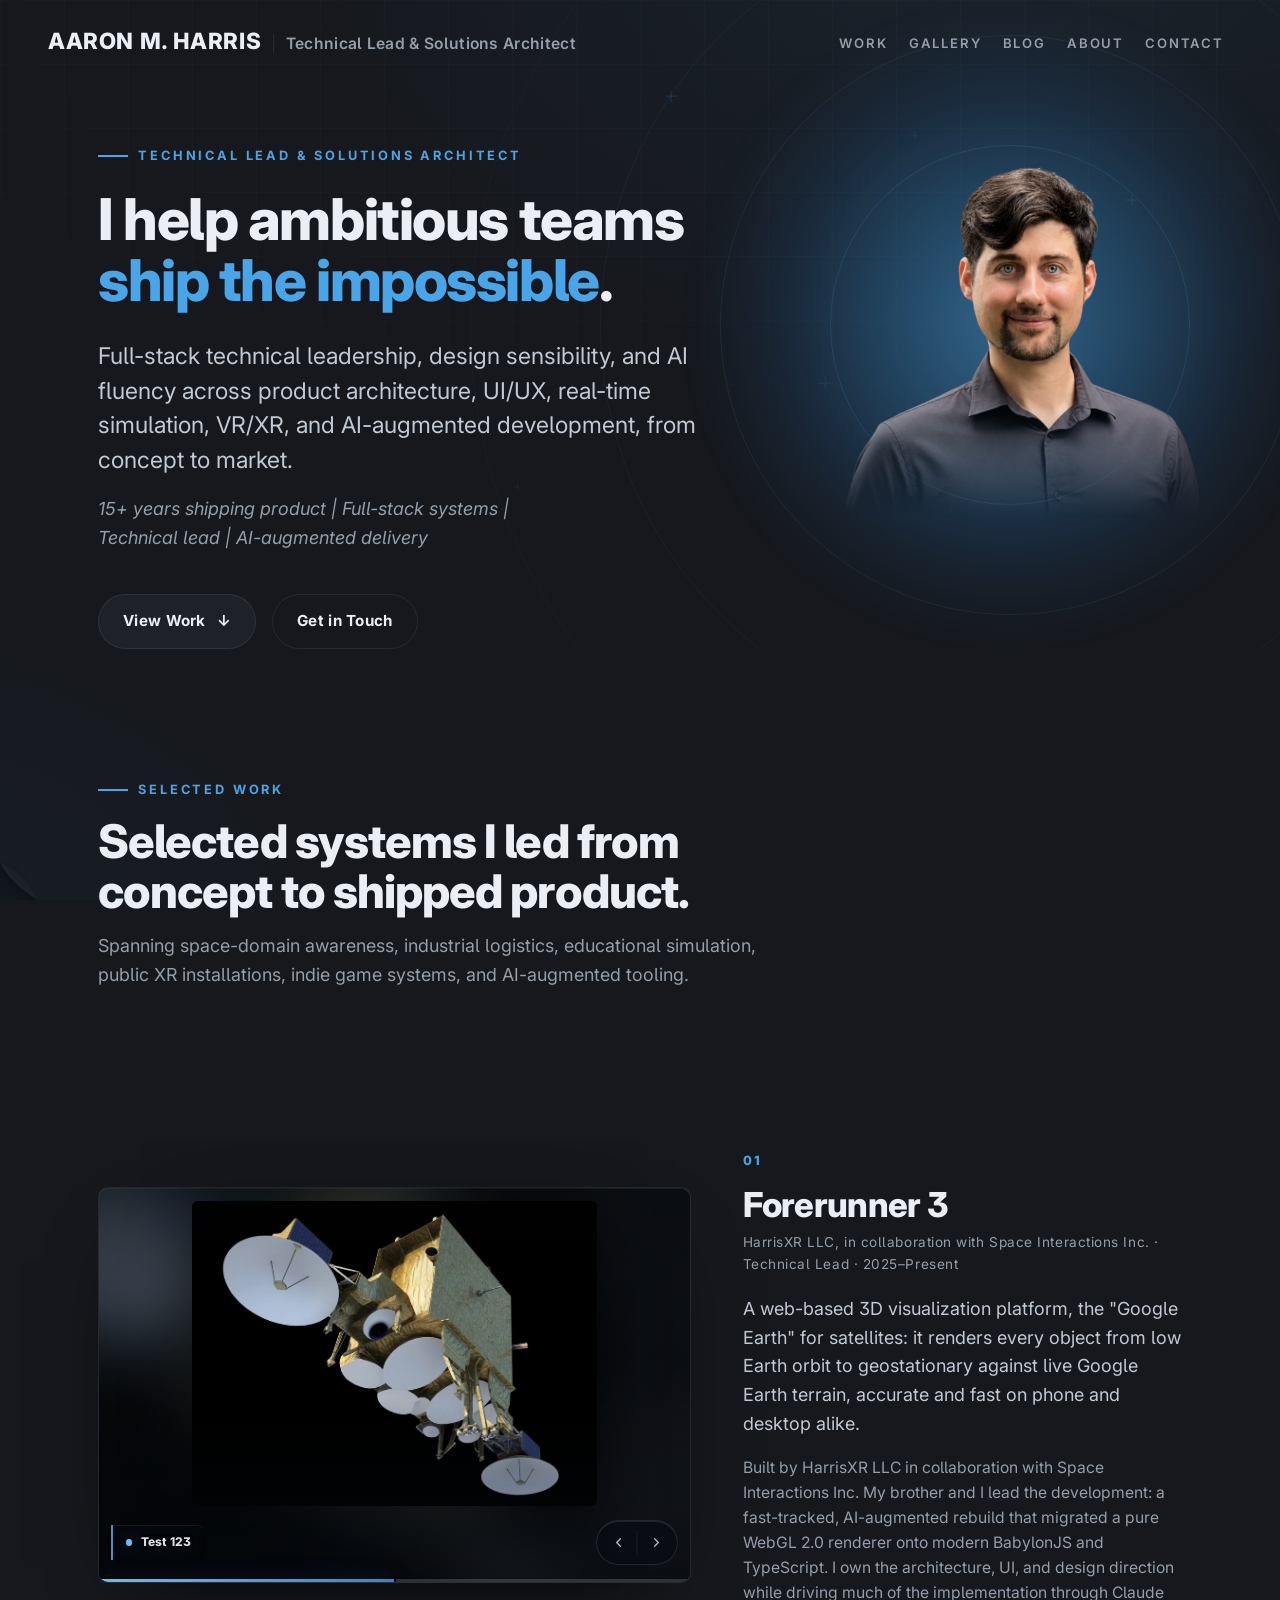
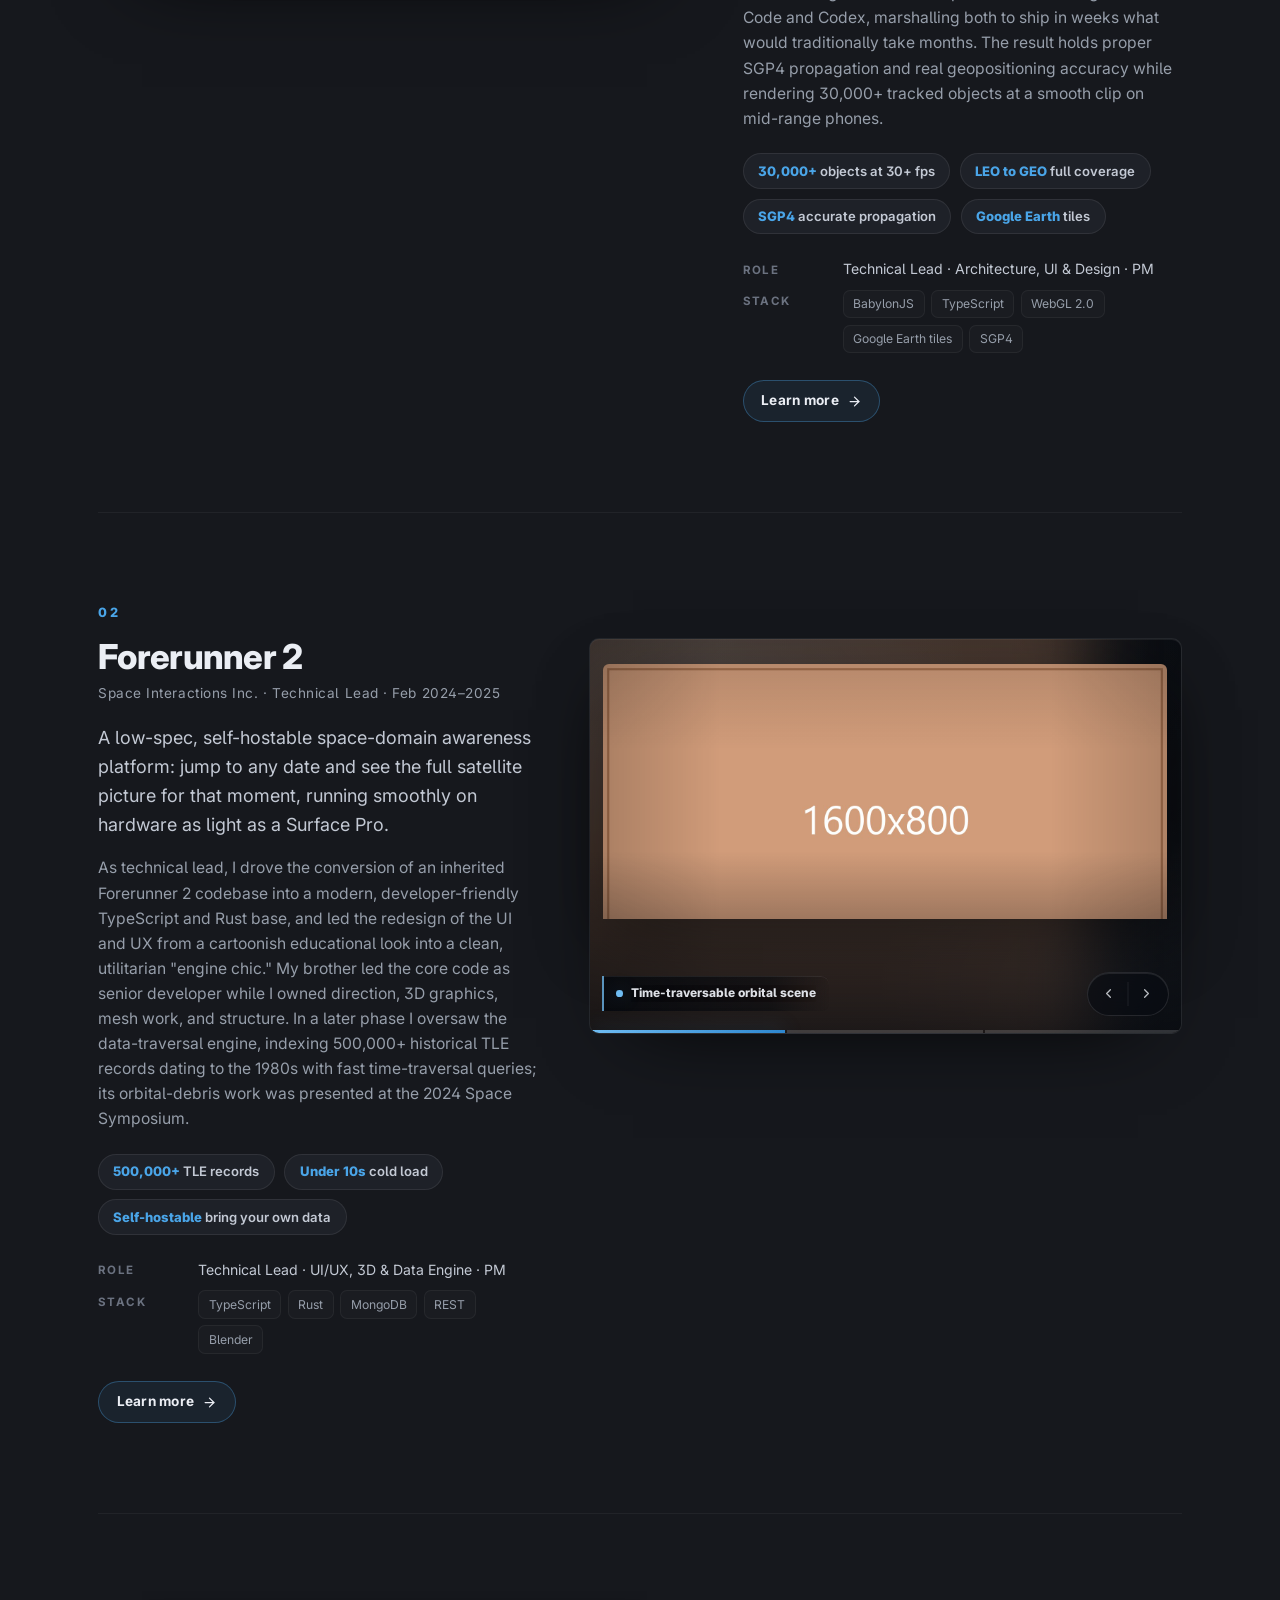
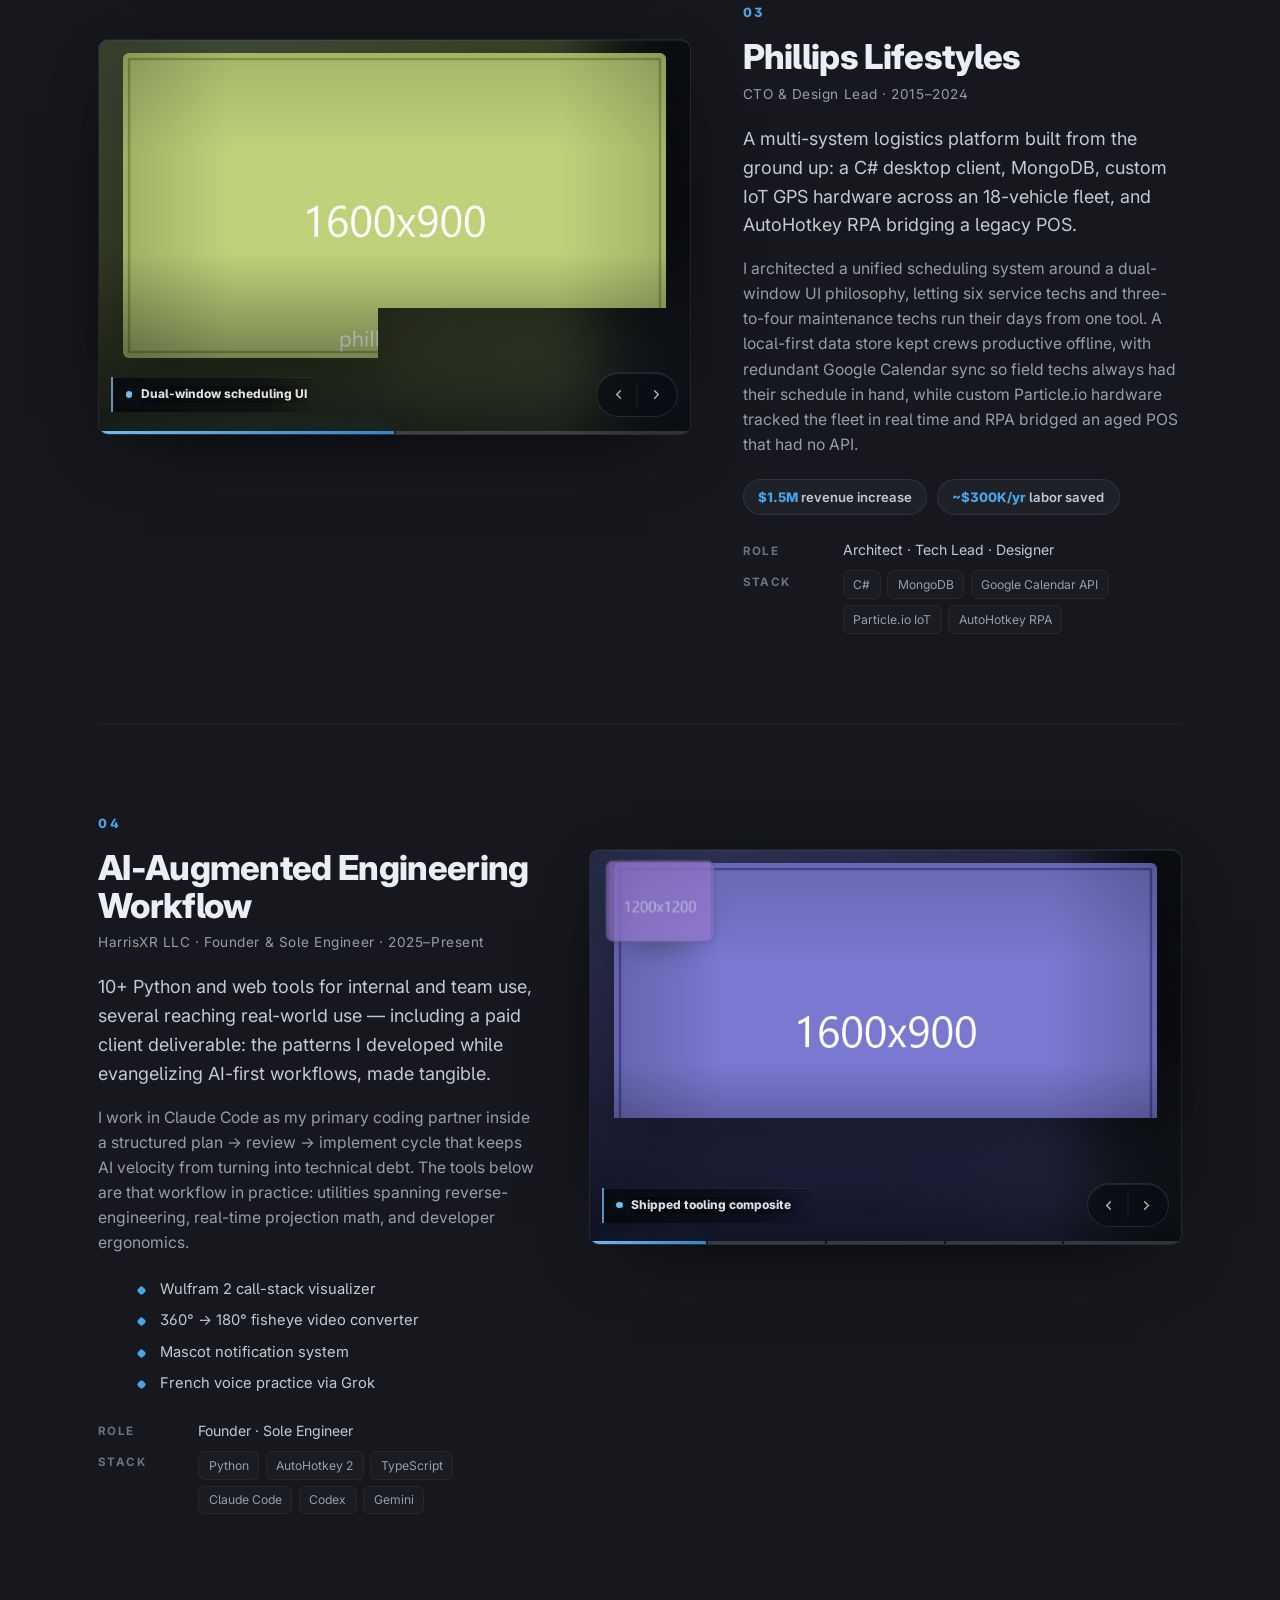
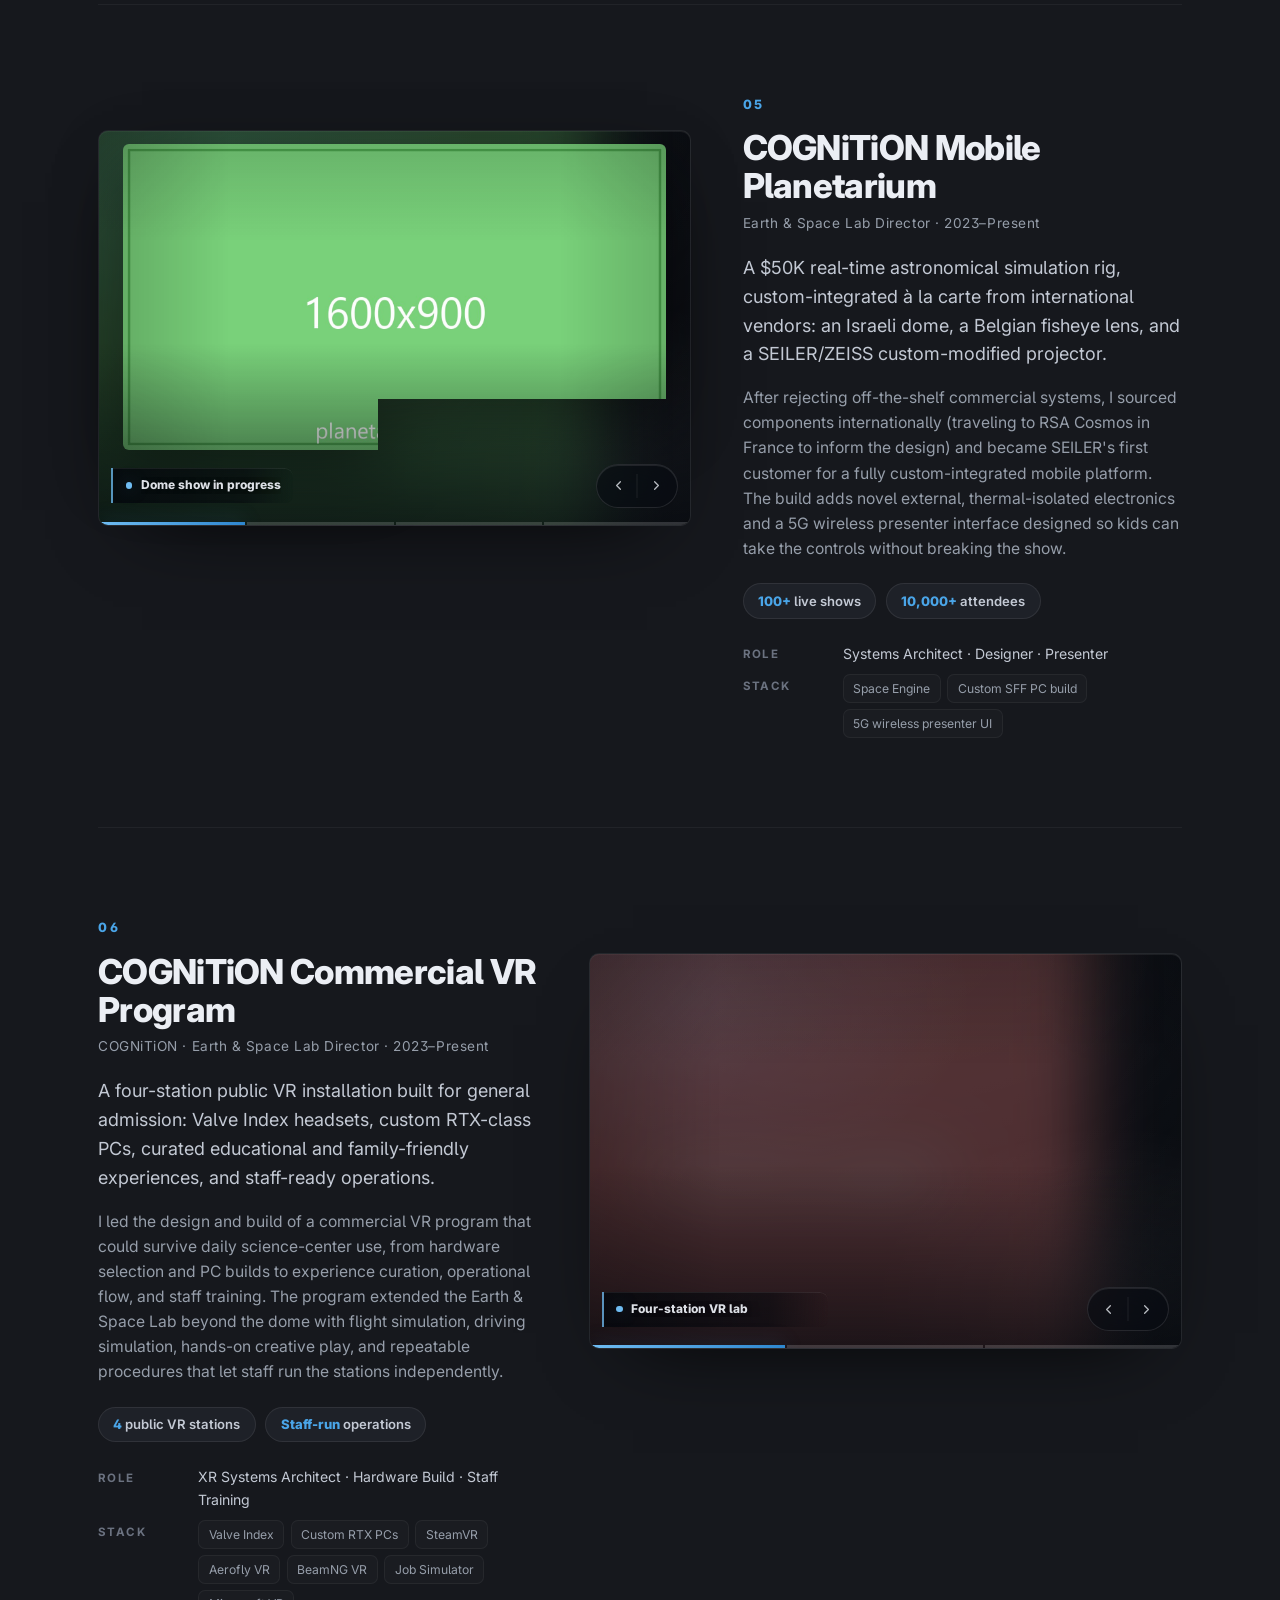
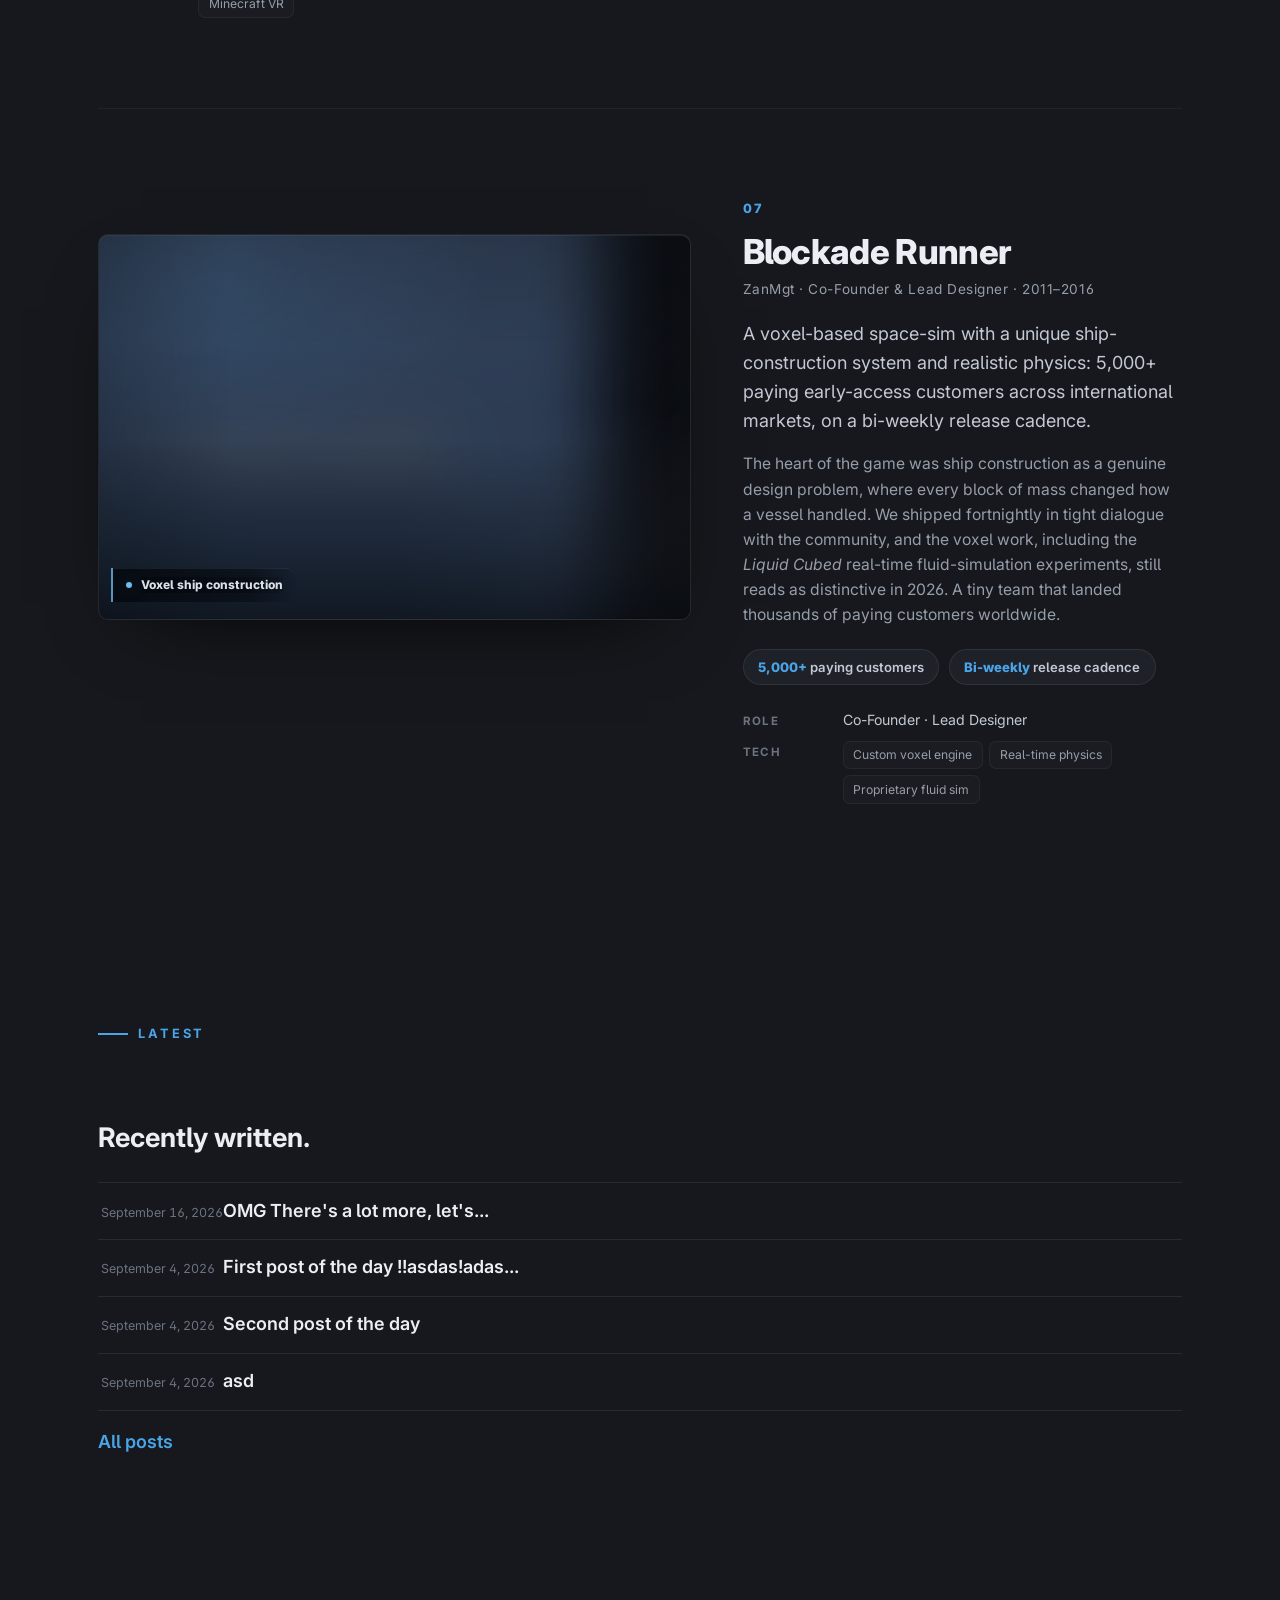
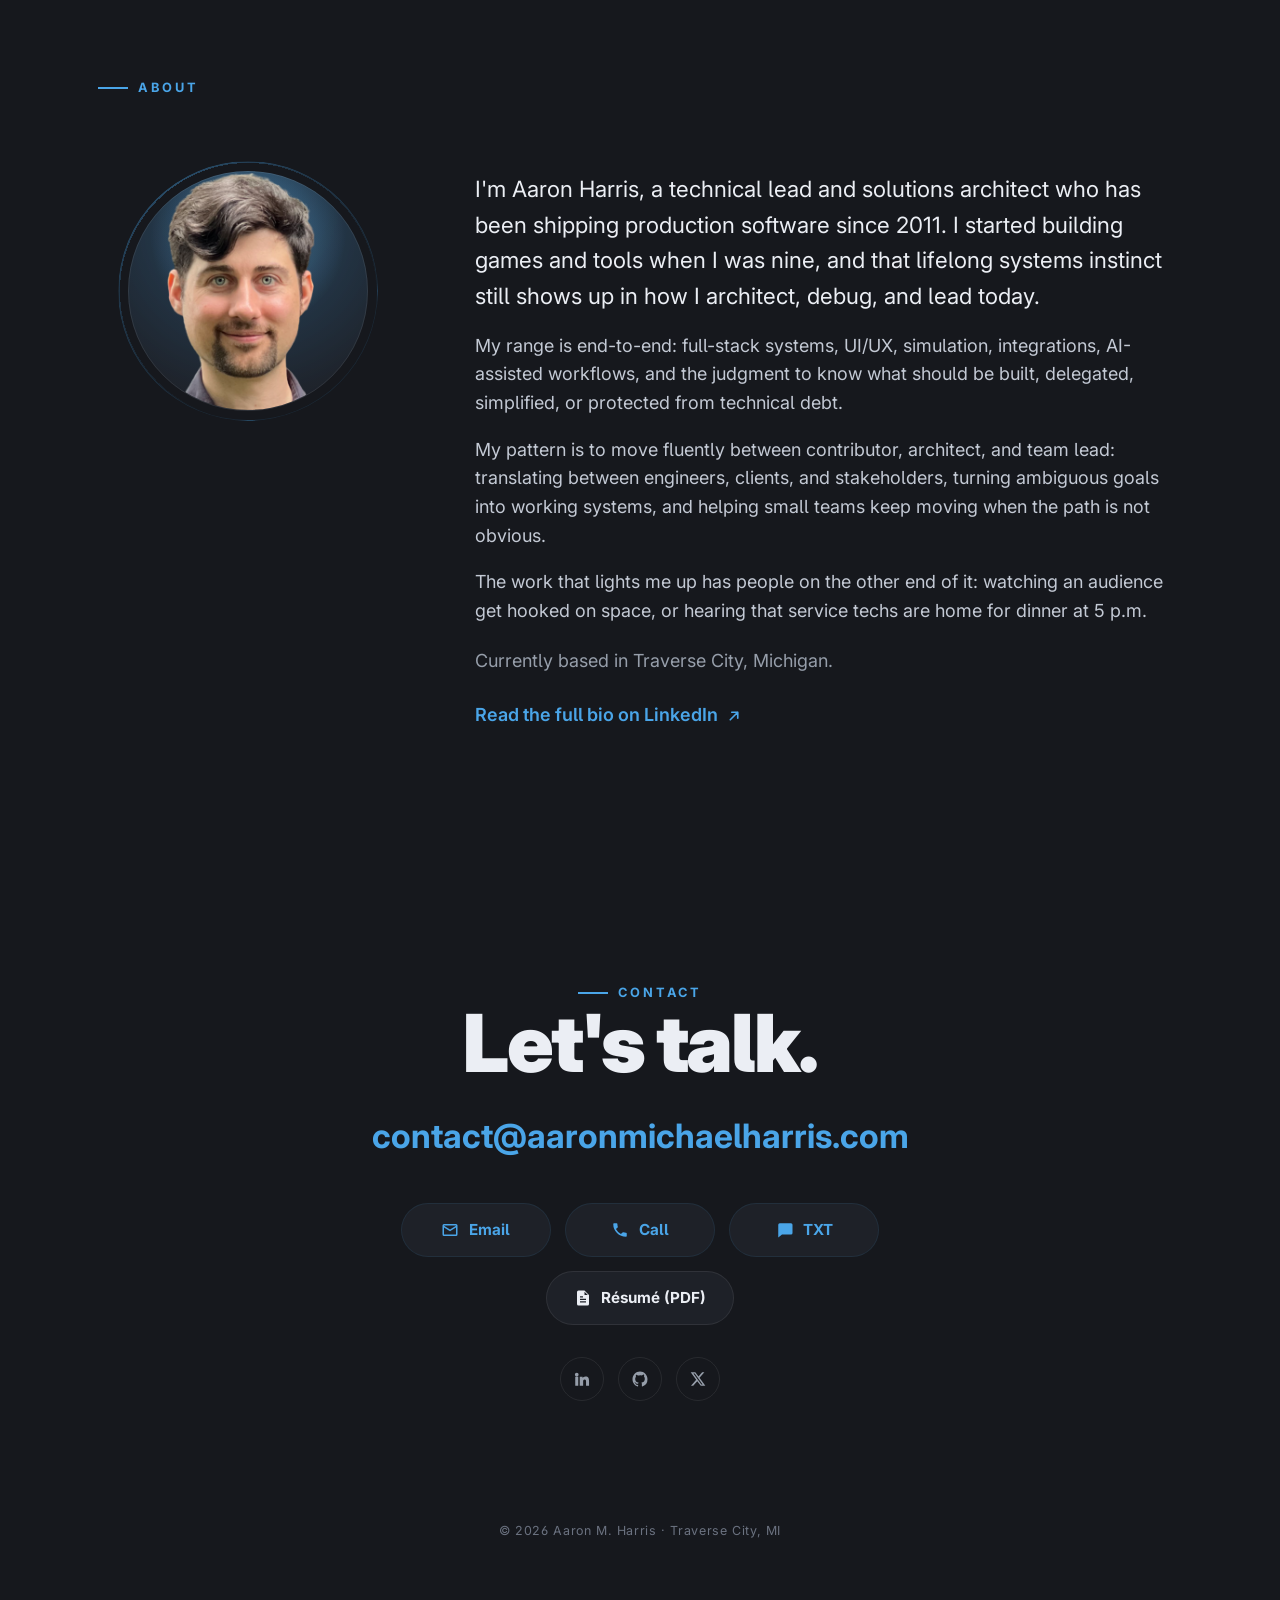
<file: index.html>
<!DOCTYPE html>
<!-- ============================================================
     index.html - the home page.

     Markup only. Style lives in the engine's engine.css and this site's
     site.css, and behavior lives in the engine's script trunks, loaded
     in a fixed order from the head.

     Copy the editor can change is fenced by [edit:slug] comment
     pairs, each wrapping exactly one element. Do not nest a pair
     more than one level deep, and do not put two elements inside
     one pair: the marker checker, check_markers.py, enforces both rules.

     Sections:
       1. HEAD AND META      4. WORK
       2. CHROME             5. LATEST FROM THE BLOG
       3. HERO               6. FOOTER
     ============================================================ -->

<!-- Rule: data-portrait-bg="N" on <html> selects the fill painted behind
     both portrait cutouts, the header circle and the About circle. The CSS
     defines one option, 1 (Azure Spotlight), and a page with no value gets
     it too. Add a matching block in site.css before setting any other value. -->
<html lang="en" data-portrait-bg="1">
<head>
  <!-- ============================================================
       1. HEAD AND META
       ------------------------------------------------------------
       Title, canonical, social cards, favicons, the stylesheet and
       the script set. Every page carries its own canonical.
       ============================================================ -->
  <meta charset="UTF-8" />
  <meta name="viewport" content="width=device-width, initial-scale=1.0" />

  <title>Aaron M. Harris — Technical Lead & Solutions Architect</title>
  <meta name="description" content="Aaron M. Harris, Technical Lead & Solutions Architect. AI-fluent, 15 years shipping product. I work with ambitious teams to ship the impossible across simulation, XR, and the web." />
  <meta name="author" content="Aaron M. Harris" />
  <meta name="theme-color" content="#16181d" />
  <link rel="canonical" href="https://aaronmichaelharris.com/" />
  <link rel="alternate" type="application/atom+xml" title="Aaron M. Harris - Blog" href="feed.xml" />

  <!-- Favicons -->
  <link rel="icon" href="favicon.svg" type="image/svg+xml" />
  <link rel="icon" href="favicon.ico" sizes="any" />
  <link rel="icon" type="image/png" sizes="32x32" href="favicon-32.png" />
  <link rel="icon" type="image/png" sizes="16x16" href="favicon-16.png" />
  <link rel="apple-touch-icon" sizes="180x180" href="apple-touch-icon.png" />

  <!-- Open Graph / social share -->
  <meta property="og:type" content="website" />
  <meta property="og:site_name" content="Aaron M. Harris" />
  <meta property="og:title" content="Aaron M. Harris — Technical Lead & Solutions Architect" />
  <meta property="og:description" content="I work with ambitious teams to ship the impossible. Technical leadership, solutions architecture, and AI fluency across simulation, XR, and the web." />
  <meta property="og:url" content="https://aaronmichaelharris.com/" />
  <meta property="og:image" content="https://aaronmichaelharris.com/og-image.png" />
  <meta property="og:image:width" content="1200" />
  <meta property="og:image:height" content="630" />
  <meta property="og:image:alt" content="Aaron M. Harris — Technical Lead & Solutions Architect." />

  <!-- Twitter / X -->
  <meta name="twitter:card" content="summary_large_image" />
  <meta name="twitter:title" content="Aaron M. Harris — Technical Lead & Solutions Architect" />
  <meta name="twitter:description" content="I work with ambitious teams to ship the impossible. Technical leadership, solutions architecture, and AI fluency across simulation, XR, and the web." />
  <meta name="twitter:image" content="https://aaronmichaelharris.com/og-image.png" />
  <meta name="twitter:creator" content="@aaronmharrisamh" />

  <!-- Inter via Google Fonts (with a robust system fallback in CSS) -->
  <link rel="preconnect" href="https://fonts.googleapis.com" />
  <link rel="preconnect" href="https://fonts.gstatic.com" crossorigin />
  <link href="https://fonts.googleapis.com/css2?family=Inter:ital,opsz,wght@0,14..32,400;0,14..32,500;0,14..32,600;0,14..32,700;0,14..32,800;0,14..32,900;1,14..32,400&display=swap" rel="stylesheet" />

  <!-- The engine's style first and this site's second, so this site's
       tokens set the theme. -->
  <link rel="stylesheet" href="libraries/harrisxrwebengine/engine.css" />
  <link rel="stylesheet" href="site.css" />

  <!-- The site's script, in a fixed order. defer keeps document order and runs
       each file after parsing, so every trunk sees the whole page.
       release.js names the engine release and creates window.AMH, the one
       namespace the trunks share, and site.config.js holds this site's
       facts. Both come first. The trunks are the engine's, in
       libraries/harrisxrwebengine/.

       blog.js is not here: the blog lives on blog.html, which loads it. Each
       page declares the trunks it needs, in the same fixed order.

       markdown.js is here for the deep dives, which are written in Markdown
       and carry their source. It reads no page and renders nothing on its
       own, so it costs a reader one small file and nothing else. It comes
       before tool.js, which is what asks it to render.

       imagesengine.js is the image engine. Every image the site takes in
       goes through it, so every page loads it, after work.js and before
       the trunks that call it. -->
  <script defer src="libraries/harrisxrwebengine/release.js"></script>
  <script defer src="site.config.js"></script>
  <script defer src="libraries/harrisxrwebengine/site.js"></script>
  <script defer src="libraries/harrisxrwebengine/work.js"></script>
  <script defer src="libraries/harrisxrwebengine/imagesengine.js"></script>
  <script defer src="libraries/harrisxrwebengine/markdown.js"></script>
  <script defer src="libraries/harrisxrwebengine/tool.js"></script>

  <!-- Graceful degradation: without JS the reveal animations never fire, so
       force all content visible and let each gallery show its first image. The
       <img> tags + alt already live in the static HTML for crawlers; this keeps
       them viewable for no-JS users too.
       These rules stay inline. A <noscript> block applies only when scripting
       is off, and a linked stylesheet cannot carry that condition. -->
  <noscript>
    <style>
      .reveal, .reveal-hero > *, .hero .wrap > .eyebrow, .hero__portrait { opacity: 1 !important; transform: none !important; }
      .gallery:not(.is-ready) > img:first-of-type { display: block !important; }
    </style>
  </noscript>
</head>

<body>
  <!-- ============================================================
       2. CHROME
       ------------------------------------------------------------
       The scroll progress bar, the header, and the nav that doubles
       as the mobile drawer. site.js owns their state.
       ============================================================ -->
  <div class="progress" id="progress" aria-hidden="true"></div>

  <header class="site-header" id="header">
    <a class="brand" href="index.html#top" aria-label="Aaron M. Harris — home">
      <!-- AMH monogram mark kept for reuse elsewhere; the inline-circle portrait
           is the active header mark. To revert to the monogram, swap which of
           these two spans is rendered (and see .brand .mark in the CSS). -->
      <!-- <span class="mark" aria-hidden="true">AMH</span> -->
      <span class="brand-portrait" aria-hidden="true">
        <span class="portrait-bg" aria-hidden="true"></span>
        <img src="aaron-portfolio-portrait-transparent.png" width="512" height="512" alt="" />
      </span>
      <span class="brand__name">
        <!--[edit:brand-title]-->
        <span class="brand__title full">AARON M. HARRIS</span>
        <!--[/edit:brand-title]-->
        <!--[edit:brand-sub]-->
        <span class="brand__sub">Technical Lead &amp; Solutions Architect</span>
        <!--[/edit:brand-sub]-->
      </span>
    </a>

    <button class="nav__toggle" id="navToggle" aria-label="Toggle navigation" aria-expanded="false" aria-controls="nav">
      <span></span><span></span><span></span>
    </button>

    <!-- A nav link names the page it points into, so the same bytes work on
         every page. site.js treats a link naming THIS page as an in-page
         anchor, and marks the item whose href is this page as current.
         "#contact" stays bare: every page has its own contact section. -->
    <nav class="nav" id="nav" aria-label="Primary">
      <div class="nav__links">
        <!--[edit:nav-work]-->
        <a href="index.html#work">Work</a>
        <!--[/edit:nav-work]-->
        <!--[edit:nav-gallery]-->
        <a href="gallery.html">Gallery</a>
        <!--[/edit:nav-gallery]-->
        <!--[edit:nav-blog]-->
        <a href="blog.html">Blog</a>
        <!--[/edit:nav-blog]-->
        <!--[edit:nav-about]-->
        <a href="about.html">About</a>
        <!--[/edit:nav-about]-->
        <!--[edit:nav-contact]-->
        <a href="#contact">Contact</a>
        <!--[/edit:nav-contact]-->
      </div>
    </nav>
  </header>

  <!-- dim scrim behind the mobile nav drawer -->
  <div class="nav-overlay" id="navOverlay" aria-hidden="true"></div>

  <main id="top">

    <!-- ============================================================
         3. HERO
         ------------------------------------------------------------
         The opening statement and the portrait. How much of the
         portrait has scrolled away decides the header's look.
         ============================================================ -->
    <section class="hero" aria-label="Introduction">
      <!-- Option: drifting ambient glows, off by default. The halo in
           .hero__stage ships instead. To swap them, remove display:none on
           .hero__glow and hide .hero__stage. -->
      <div class="hero__glow" aria-hidden="true">
        <span class="g1"></span><span class="g2"></span><span class="g3"></span>
      </div>

      <!-- The hero backdrop: a concentrated blue halo and several concentric
           rings, centered behind the figure. Right on desktop, top on mobile. -->
      <div class="hero__stage" aria-hidden="true">
        <span class="hero__halo"></span>
        <span class="hero__rings">
          <i></i><i></i><i></i><i></i>
        </span>
      </div>

      <!-- twinkling "+" accents scattered behind the content -->
      <div class="hero__sparks" aria-hidden="true">
        <span style="top:14%; left:52%"></span>
        <span style="top:74%; left:40%"></span>
        <span style="top:30%; left:88%"></span>
        <span style="top:58%; left:64%"></span>
        <span style="top:20%; left:71%"></span>
      </div>

      <div class="wrap">
        <!-- full-color portrait. Lives inside .wrap as the FIRST child so on
             MOBILE (block flow) it stacks on top, exactly as before. On DESKTOP
             the two-column grid (see `.hero .wrap` rules) reorders it into the
             right column, top-aligned with the headline — it can never cross
             behind the text. The eyebrow sits in its own full-width row above
             the columns. The fade at the bottom is baked into the PNG, so
             there's no CSS mask on this image. -->
        <img class="hero__portrait" src="aaron-portfolio-portrait-wfade-transparent.png"
             width="616" height="598" alt="" aria-hidden="true" />
        <!--[edit:hero-eyebrow]-->
        <span class="eyebrow">Technical Lead &amp; Solutions Architect</span>
        <!--[/edit:hero-eyebrow]-->
        <div class="hero__inner reveal-hero">
          <!--[edit:hero-h1]-->
          <h1>I help ambitious teams <span class="hl">ship the impossible</span>.</h1>
          <!--[/edit:hero-h1]-->
          <!--[edit:hero-sub]-->
          <p class="hero__sub">Full-stack technical leadership, design sensibility, and AI fluency across product architecture, UI/UX, real-time simulation, VR/XR, and AI-augmented development, from concept to market.</p>
          <!--[/edit:hero-sub]-->
          <!--[edit:hero-note]-->
          <p class="hero__note">15+ years shipping product | Full-stack systems | Technical lead | AI-augmented delivery</p>
          <!--[/edit:hero-note]-->
          <div class="hero__cta">
            <!--[edit:hero-cta-work]-->
            <a class="btn" href="#work">View Work <span class="arrow" aria-hidden="true">↓</span></a>
            <!--[/edit:hero-cta-work]-->
            <!-- Option: a third "About" call to action, off to keep the hero
                 uncluttered. Uncomment the line below to bring it back. The
                 mobile three-pill fit rules (.hero__cta in the @media blocks)
                 are already in place, so it slots onto one row.
            <a class="btn btn--ghost" href="#about">About</a>
            -->
            <!--[edit:hero-cta-contact]-->
            <a class="btn btn--ghost" href="#contact">Get in Touch</a>
            <!--[/edit:hero-cta-contact]-->
          </div>
        </div>
      </div>
    </section>

    <!-- ============================================================
         4. WORK
         ------------------------------------------------------------
         One block per project: a carousel, the copy, and an optional
         deep-dive drawer held in a <template>. work.js builds the
         carousels; the editor treats each gallery as an image region.

         TODO: the gallery images are stand-ins from img/seed/, made by
         the seed generator, gen_placeholders.py. Replace the <img> src
         values with real photos, then retire img/seed/ and that script.
         Originals are archived in /archived/.
         ============================================================ -->
    <section class="work" id="work" aria-label="Selected work">
      <div class="wrap">
        <div class="section-head reveal">
          <!--[edit:work-eyebrow]-->
          <span class="eyebrow">Selected Work</span>
          <!--[/edit:work-eyebrow]-->
          <!--[edit:work-h2]-->
          <h2>Selected systems I led from concept to shipped product.</h2>
          <!--[/edit:work-h2]-->
          <!--[edit:work-intro]-->
          <p>Spanning space-domain awareness, industrial logistics, educational simulation, public XR installations, indie game systems, and AI-augmented tooling.</p>
          <!--[/edit:work-intro]-->
        </div>

        <!-- ╔══════════════════════════════════════════════════════════════════════╗
             ║  HOW TO EDIT THIS SECTION   (read me first)                          ║
             ║                                                                      ║
             ║  Each project is one PROJECT BLOCK, fenced by a START banner and     ║
             ║  a matching END banner. Every field you'd change is labeled inline.  ║
             ║                                                                      ║
             ║  THE EDITOR DOES ALL OF THIS NOW. Turn it on, and each card          ║
             ║  carries Project, Up and Down; New project sits under the list.      ║
             ║  Duplicate and Remove are inside the form. By hand still works:      ║
             ║                                                                      ║
             ║   • REORDER → cut a whole item ([item:] pair and all) and paste it   ║
             ║       above/below another. The 01, 02, 03… number AND the            ║
             ║       left/right image side are AUTOMATIC, so nothing else needs     ║
             ║       touching.                                                      ║
             ║   • ADD ONE → copy a whole item, paste it, give it a NEW [item:] id  ║
             ║       and new [edit:] slugs, then overwrite the labeled fields.      ║
             ║   • REMOVE  → delete a whole item, its markers with it.              ║
             ║                                                                      ║
             ║  New project and Duplicate WRITE a card from one template, so a      ║
             ║  comment typed inside one of those two is not kept. Everything       ║
             ║  else - a reorder, a removal, any edit - moves your bytes and        ║
             ║  changes none of them.                                               ║
             ║                                                                      ║
             ║  IMAGES live in each project's GALLERY (one <img> per photo). Add    ║
             ║  or remove a photo by adding/removing one <img> line. Arrows, dots,  ║
             ║  captions, and the lightbox build from that list automatically.      ║
             ║  OPTIONAL bits (stats · highlights) AUTO-HIDE when left empty.       ║
             ║                                                                      ║
             ║  THE DEEP DIVE is written from Markdown. Its <template> carries the  ║
             ║  source in a <script type="text/markdown">, and the HTML under that  ║
             ║  is written again from the source at every Apply. Edit it in the     ║
             ║  project's Deep dive view and not here: a hand edit to the HTML      ║
             ║  half is lost the next time the form writes it. {gallery} places     ║
             ║  the photographs and {note} makes the closing paragraph.             ║
             ╚══════════════════════════════════════════════════════════════════════╝ -->

        <!--[list:projects]-->
        <!--[item:fr3]-->
        <!-- ╔═══════════════════════════════════════════════════════════════╗
             ║  PROJECT — Forerunner 3                                        ║
             ╚═══════════════════════════════════════════════════════════════╝ -->
        <article class="project">
          <div class="project__media reveal">

            <!-- GALLERY · one <img> per photo (src, alt, optional data-caption).
                 Add or remove a photo = add or remove one <img> line below.
                 Arrows + progress pips + lightbox auto-build; a single image hides them.
                 Corner "next image" teaser? add data-next-preview to the .gallery tag. -->
            <!--[edit:fr3-gallery]-->
            <div class="gallery">
              <img src="img/work/satellitetest-h9mf0w.jpg" loading="lazy"
                   srcset="img/work/satellitetest-h9mf0w_sd.webp 480w, img/work/satellitetest-h9mf0w.jpg 853w"
                   sizes="(max-width: 880px) 84vw, (max-width: 1180px) 48vw, 562px"
                   width="853"
                   height="645"
                   alt="satellitetest"
                   data-caption="Test 123"
                   data-sd="img/work/satellitetest-h9mf0w_sd.webp"
                   data-original="img/work/satellitetest-h9mf0w_original.png"
                   data-original-size="853x645"
                   data-original-bytes="367973" />
              <img src="img/work/image-1pbxic_original.png" loading="lazy"
                   width="32"
                   height="32"
                   alt="image"
                   data-caption="Icon test"
                   data-uhd="1"
                   data-hd="img/work/image-1pbxic.jpg"
                   data-sd="img/work/image-1pbxic_sd.webp"
                   data-original="img/work/image-1pbxic_original.png"
                   data-original-size="32x32"
                   data-original-bytes="459" />
            </div>
            <!--[/edit:fr3-gallery]-->

          </div>
          <div class="project__body reveal d1">

            <!-- NUMBER · automatic (01, 02…) · leave this span empty -->
            <span class="project__index"></span>

            <!-- TITLE -->
            <!--[edit:fr3-title]-->
            <h3 class="project__title">Forerunner 3</h3>
            <!--[/edit:fr3-title]-->

            <!-- META · company · role · dates -->
            <!--[edit:fr3-meta]-->
            <p class="project__meta">HarrisXR LLC, in collaboration with Space Interactions Inc. · Technical Lead · 2025–Present</p>
            <!--[/edit:fr3-meta]-->

            <!-- LEAD · one-sentence hook -->
            <!--[edit:fr3-lead]-->
            <p class="project__lead">A web-based 3D visualization platform, the "Google Earth" for satellites: it renders every object from low Earth orbit to geostationary against live Google Earth terrain, accurate and fast on phone and desktop alike.</p>
            <!--[/edit:fr3-lead]-->

            <!-- DESCRIPTION · the full paragraph -->
            <!--[edit:fr3-desc]-->
            <p class="project__desc">Built by HarrisXR LLC in collaboration with Space Interactions Inc. My brother and I lead the development: a fast-tracked, AI-augmented rebuild that migrated a pure WebGL&nbsp;2.0 renderer onto modern BabylonJS and TypeScript. I own the architecture, UI, and design direction while driving much of the implementation through Claude Code and Codex, marshalling both to ship in weeks what would traditionally take months. The result holds proper SGP4 propagation and real geopositioning accuracy while rendering 30,000+ tracked objects at a smooth clip on mid-range phones.</p>
            <!--[/edit:fr3-desc]-->

            <!-- OPTIONAL · stats · empty = auto-hidden · row: <span class="stat"><b>5,000+</b> customers</span> -->
            <!--[edit:fr3-stats]-->
            <div class="stats">
              <span class="stat"><b>30,000+</b> objects at 30+ fps</span>
              <span class="stat"><b>LEO to GEO</b> full coverage</span>
              <span class="stat"><b>SGP4</b> accurate propagation</span>
              <span class="stat"><b>Google Earth</b> tiles</span>
            </div>
            <!--[/edit:fr3-stats]-->

            <!-- OPTIONAL · highlights · empty = auto-hidden · row: <li>…</li> -->
            <!--[edit:fr3-highlights]-->
            <ul class="highlights"></ul>
            <!--[/edit:fr3-highlights]-->

            <!-- SPECS / chips (required) · edit Role and the chip tags -->
            <div class="specs">
              <!--[edit:fr3-spec-role]-->
              <div class="spec"><dt>Role</dt><dd>Technical Lead · Architecture, UI &amp; Design · PM</dd></div>
              <!--[/edit:fr3-spec-role]-->
              <!--[edit:fr3-spec-stack]-->
              <div class="spec"><dt>Stack</dt><dd><span class="chips"><span class="chip">BabylonJS</span><span class="chip">TypeScript</span><span class="chip">WebGL 2.0</span><span class="chip">Google Earth tiles</span><span class="chip">SGP4</span></span></dd></div>
              <!--[/edit:fr3-spec-stack]-->
            </div>

            <!-- LEARN MORE · opens the deep-dive drawer from the template below -->
            <!--[edit:fr3-more]-->
            <button class="project__more" type="button">Learn more
              <svg viewBox="0 0 24 24" fill="none" stroke="currentColor" stroke-width="2" stroke-linecap="round" stroke-linejoin="round" aria-hidden="true"><line x1="5" y1="12" x2="19" y2="12"/><polyline points="12 5 19 12 12 19"/></svg>
            </button>
            <!--[/edit:fr3-more]-->

            <!-- DEEP DIVE · title/subtitle in data-* · body is plain HTML:
                 <p>, <figure class="dd-figure">, <h4>, <ul class="dd-points">, <p class="dd-note"> -->
            <!--[edit:fr3-deepdive]-->
            <template class="deepdive">
              <script type="text/markdown" class="dd-source">Forerunner 3 is built and maintained by HarrisXR LLC in collaboration with Space Interactions Inc. My brother and I took on the build ourselves to help get the platform off the ground: he leads the engine and systems code as senior developer, while I own the architecture, UI, design, and project direction.

The rebuild was fast-tracked with AI as a genuine collaborator, not a shortcut. We shepherded Claude Code and Codex together across the codebase, migrating a pure WebGL 2.0 renderer onto BabylonJS and TypeScript and modernizing it in weeks rather than months, with everything tuned for clarity under heavy live data.

{gallery}

The goal is to be the definitive place to see where things are in orbit: the "Google Earth" for satellites. It renders 30,000+ tracked objects at 30+ fps on mid-range phones, holds proper SGP4 propagation and real geopositioning accuracy, and feels at home on both phone and desktop. Satellite catalogs are drawn from Space-Track.org and Jonathan's Space Report, layered over live Google Earth terrain.

### What I owned

- Architecture and overall system design.
- UI and interaction design across phone and desktop.
- 3D scene and rendering direction on BabylonJS.
- Project management and the AI-augmented dev workflow (Claude Code and Codex).

{note} Built by HarrisXR LLC in collaboration with Space Interactions Inc. Early working prototype; public demo arriving soon.</script>
              <h2 class="dd-lead">Forerunner 3</h2>
              <p class="dd-lead__sub">HarrisXR LLC, in collaboration with Space Interactions Inc.</p>
              <p>Forerunner 3 is built and maintained by HarrisXR LLC in collaboration with Space Interactions Inc. My brother and I took on the build ourselves to help get the platform off the ground: he leads the engine and systems code as senior developer, while I own the architecture, UI, design, and project direction.</p>
              <p>The rebuild was fast-tracked with AI as a genuine collaborator, not a shortcut. We shepherded Claude Code and Codex together across the codebase, migrating a pure WebGL 2.0 renderer onto BabylonJS and TypeScript and modernizing it in weeks rather than months, with everything tuned for clarity under heavy live data.</p>
              <!--[edit:fr3-dd-gallery]--><div class="gallery"><img src="img/seed/forerunner-02.jpg" loading="lazy" alt="Forerunner 3 live orbital scene over Google Earth terrain (placeholder)." data-caption="Live orbital scene over Google Earth terrain (placeholder image)"></div><!--[/edit:fr3-dd-gallery]-->
              <p>The goal is to be the definitive place to see where things are in orbit: the "Google Earth" for satellites. It renders 30,000+ tracked objects at 30+ fps on mid-range phones, holds proper SGP4 propagation and real geopositioning accuracy, and feels at home on both phone and desktop. Satellite catalogs are drawn from Space-Track.org and Jonathan's Space Report, layered over live Google Earth terrain.</p>
              <h4>What I owned</h4>
              <ul>
              <li>Architecture and overall system design.</li>
              <li>UI and interaction design across phone and desktop.</li>
              <li>3D scene and rendering direction on BabylonJS.</li>
              <li>Project management and the AI-augmented dev workflow (Claude Code and Codex).</li>
              </ul>

              <p class="dd-note">Built by HarrisXR LLC in collaboration with Space Interactions Inc. Early working prototype; public demo arriving soon.</p>
            </template>
            <!--[/edit:fr3-deepdive]-->

          </div>
        </article>
        <!-- ╚═══════════════ END · Forerunner 3 ═══════════════╝ -->
        <!--[/item:fr3]-->

        <!--[item:fr2]-->
        <!-- ╔═══════════════════════════════════════════════════════════════╗
             ║  PROJECT — Forerunner 2                                        ║
             ╚═══════════════════════════════════════════════════════════════╝ -->
        <article class="project">
          <div class="project__media reveal">

            <!-- GALLERY · one <img> per photo (src, alt, optional data-caption).
                 Add or remove a photo = add or remove one <img> line below.
                 Arrows + progress pips + lightbox auto-build; a single image hides them.
                 Corner "next image" teaser? add data-next-preview to the .gallery tag. -->
            <!--[edit:fr2-gallery]-->
            <div class="gallery">
              <img src="img/seed/forerunner-02.jpg" loading="lazy"
                   alt="Forerunner 2 time-traversable orbital scene (placeholder)."
                   data-caption="Time-traversable orbital scene" />
              <img src="img/seed/forerunner-01.jpg" loading="lazy"
                   alt="Forerunner 2 modern utilitarian UI (placeholder)." />
              <img src="img/seed/forerunner-03.jpg" loading="lazy"
                   alt="Forerunner 2 historical TLE catalog view (placeholder)."
                   data-caption="500,000+ TLE catalog" />
            </div>
            <!--[/edit:fr2-gallery]-->

          </div>
          <div class="project__body reveal d1">

            <!-- NUMBER · automatic (01, 02…) · leave this span empty -->
            <span class="project__index"></span>

            <!-- TITLE -->
            <!--[edit:fr2-title]-->
            <h3 class="project__title">Forerunner 2</h3>
            <!--[/edit:fr2-title]-->

            <!-- META · company · role · dates -->
            <!--[edit:fr2-meta]-->
            <p class="project__meta">Space Interactions Inc. · Technical Lead · Feb 2024–2025</p>
            <!--[/edit:fr2-meta]-->

            <!-- LEAD · one-sentence hook -->
            <!--[edit:fr2-lead]-->
            <p class="project__lead">A low-spec, self-hostable space-domain awareness platform: jump to any date and see the full satellite picture for that moment, running smoothly on hardware as light as a Surface Pro.</p>
            <!--[/edit:fr2-lead]-->

            <!-- DESCRIPTION · the full paragraph -->
            <!--[edit:fr2-desc]-->
            <p class="project__desc">As technical lead, I drove the conversion of an inherited Forerunner 2 codebase into a modern, developer-friendly TypeScript and Rust base, and led the redesign of the UI and UX from a cartoonish educational look into a clean, utilitarian "engine chic." My brother led the core code as senior developer while I owned direction, 3D graphics, mesh work, and structure. In a later phase I oversaw the data-traversal engine, indexing 500,000+ historical TLE records dating to the 1980s with fast time-traversal queries; its orbital-debris work was presented at the 2024 Space Symposium.</p>
            <!--[/edit:fr2-desc]-->

            <!-- OPTIONAL · stats · empty = auto-hidden · row: <span class="stat"><b>5,000+</b> customers</span> -->
            <!--[edit:fr2-stats]-->
            <div class="stats">
              <span class="stat"><b>500,000+</b> TLE records</span>
              <span class="stat"><b>Under 10s</b> cold load</span>
              <span class="stat"><b>Self-hostable</b> bring your own data</span>
            </div>
            <!--[/edit:fr2-stats]-->

            <!-- OPTIONAL · highlights · empty = auto-hidden · row: <li>…</li> -->
            <!--[edit:fr2-highlights]-->
            <ul class="highlights"></ul>
            <!--[/edit:fr2-highlights]-->

            <!-- SPECS / chips (required) · edit Role and the chip tags -->
            <div class="specs">
              <!--[edit:fr2-spec-role]-->
              <div class="spec"><dt>Role</dt><dd>Technical Lead · UI/UX, 3D &amp; Data Engine · PM</dd></div>
              <!--[/edit:fr2-spec-role]-->
              <!--[edit:fr2-spec-stack]-->
              <div class="spec"><dt>Stack</dt><dd><span class="chips"><span class="chip">TypeScript</span><span class="chip">Rust</span><span class="chip">MongoDB</span><span class="chip">REST</span><span class="chip">Blender</span></span></dd></div>
              <!--[/edit:fr2-spec-stack]-->
            </div>

            <!-- LEARN MORE · opens the deep-dive drawer from the template below -->
            <!--[edit:fr2-more]-->
            <button class="project__more" type="button">Learn more
              <svg viewBox="0 0 24 24" fill="none" stroke="currentColor" stroke-width="2" stroke-linecap="round" stroke-linejoin="round" aria-hidden="true"><line x1="5" y1="12" x2="19" y2="12"/><polyline points="12 5 19 12 12 19"/></svg>
            </button>
            <!--[/edit:fr2-more]-->

            <!-- DEEP DIVE · title/subtitle in data-* · body is plain HTML:
                 <p>, <figure class="dd-figure">, <h4>, <ul class="dd-points">, <p class="dd-note"> -->
            <!--[edit:fr2-deepdive]-->
            <template class="deepdive">
              <script type="text/markdown" class="dd-source">When we came on, Forerunner 2 was an educational-style tool built on an older codebase. I led its conversion into a modern, developer-friendly TypeScript and Rust base that we cleaned up and modernized over several weeks, and I redesigned the interface from a cartoonish look into a utilitarian, engine-inspired aesthetic. TypeScript and Rust were both new to us at the time; we leaned on early-2024 AI to ramp up fast and met the challenge.

{gallery}

In a later phase, brought in through HarrisXR LLC, I oversaw a full upgrade of the data-traversal engine. The system indexes more than 500,000 historical TLE records dating to the 1980s and lets you jump to any date and pull that moment's full satellite set from server to client in a couple of seconds on consumer hardware. Getting MongoDB traversal fast across a catalog that size was the core technical challenge.

Low hardware requirements were a deliberate specialty. The software cold-loads in under ten seconds and runs well as host or client on light machines like a Surface Pro, and it is designed for local hosting with your own TLE data. I also wrote in-depth developer install and onboarding guides so new engineers could be productive quickly, and ran PM duties on the Jira board to keep the team aligned.

### What I owned

- UI/UX redesign to a modern, utilitarian look.
- Conversion to a modern TypeScript and Rust codebase, with my brother as senior developer.
- Data-traversal engine: TLE integration and MongoDB query performance.
- Blender mesh work and 3D direction.
- Developer onboarding docs and Jira project management.

{note} A Space Interactions Inc. platform, now shelved. Built for government and commercial space-domain awareness.</script>
              <h2 class="dd-lead">Forerunner 2</h2>
              <p class="dd-lead__sub">Space Interactions Inc. · Technical Lead</p>
              <p>When we came on, Forerunner 2 was an educational-style tool built on an older codebase. I led its conversion into a modern, developer-friendly TypeScript and Rust base that we cleaned up and modernized over several weeks, and I redesigned the interface from a cartoonish look into a utilitarian, engine-inspired aesthetic. TypeScript and Rust were both new to us at the time; we leaned on early-2024 AI to ramp up fast and met the challenge.</p>
              <!--[edit:fr2-dd-gallery]--><div class="gallery"><img src="img/seed/forerunner-01.jpg" loading="lazy" alt="Forerunner 2 modern utilitarian interface (placeholder)." data-caption="The redesigned utilitarian interface (placeholder image)"></div><!--[/edit:fr2-dd-gallery]-->
              <p>In a later phase, brought in through HarrisXR LLC, I oversaw a full upgrade of the data-traversal engine. The system indexes more than 500,000 historical TLE records dating to the 1980s and lets you jump to any date and pull that moment's full satellite set from server to client in a couple of seconds on consumer hardware. Getting MongoDB traversal fast across a catalog that size was the core technical challenge.</p>
              <p>Low hardware requirements were a deliberate specialty. The software cold-loads in under ten seconds and runs well as host or client on light machines like a Surface Pro, and it is designed for local hosting with your own TLE data. I also wrote in-depth developer install and onboarding guides so new engineers could be productive quickly, and ran PM duties on the Jira board to keep the team aligned.</p>
              <h4>What I owned</h4>
              <ul>
              <li>UI/UX redesign to a modern, utilitarian look.</li>
              <li>Conversion to a modern TypeScript and Rust codebase, with my brother as senior developer.</li>
              <li>Data-traversal engine: TLE integration and MongoDB query performance.</li>
              <li>Blender mesh work and 3D direction.</li>
              <li>Developer onboarding docs and Jira project management.</li>
              </ul>

              <p class="dd-note">A Space Interactions Inc. platform, now shelved. Built for government and commercial space-domain awareness.</p>
            </template>
            <!--[/edit:fr2-deepdive]-->

          </div>
        </article>
        <!-- ╚═══════════════ END · Forerunner 2 ═══════════════╝ -->
        <!--[/item:fr2]-->

        <!--[item:phl]-->
        <!-- ╔═══════════════════════════════════════════════════════════════╗
             ║  PROJECT — Phillips Lifestyles                                 ║
             ╚═══════════════════════════════════════════════════════════════╝ -->
        <article class="project">
          <div class="project__media reveal">

            <!-- GALLERY · one <img> per photo (src, alt, optional data-caption).
                 Add or remove a photo = add or remove one <img> line below.
                 Arrows + progress pips + lightbox auto-build; a single image hides them.
                 Corner "next image" teaser? add data-next-preview to the .gallery tag. -->
            <!--[edit:phl-gallery]-->
            <div class="gallery">
              <img src="img/seed/phillips-01.jpg" loading="lazy"
                   alt="Phillips Lifestyles dual-window scheduling UI (placeholder)."
                   data-caption="Dual-window scheduling UI" />
              <img src="img/seed/phillips-02.jpg" loading="lazy"
                   alt="Phillips Lifestyles fleet tracking map (placeholder)." />
            </div>
            <!--[/edit:phl-gallery]-->

          </div>
          <div class="project__body reveal d1">

            <!-- NUMBER · automatic (01, 02…) · leave this span empty -->
            <span class="project__index"></span>

            <!-- TITLE -->
            <!--[edit:phl-title]-->
            <h3 class="project__title">Phillips Lifestyles</h3>
            <!--[/edit:phl-title]-->

            <!-- META · company · role · dates -->
            <!--[edit:phl-meta]-->
            <p class="project__meta">CTO &amp; Design Lead · 2015–2024</p>
            <!--[/edit:phl-meta]-->

            <!-- LEAD · one-sentence hook -->
            <!--[edit:phl-lead]-->
            <p class="project__lead">A multi-system logistics platform built from the ground up: a C# desktop client, MongoDB, custom IoT GPS hardware across an 18-vehicle fleet, and AutoHotkey RPA bridging a legacy POS.</p>
            <!--[/edit:phl-lead]-->

            <!-- DESCRIPTION · the full paragraph -->
            <!--[edit:phl-desc]-->
            <p class="project__desc">I architected a unified scheduling system around a dual-window UI philosophy, letting six service techs and three-to-four maintenance techs run their days from one tool. A local-first data store kept crews productive offline, with redundant Google Calendar sync so field techs always had their schedule in hand, while custom Particle.io hardware tracked the fleet in real time and RPA bridged an aged POS that had no API.</p>
            <!--[/edit:phl-desc]-->

            <!-- OPTIONAL · stats · empty = auto-hidden · row: <span class="stat"><b>5,000+</b> customers</span> -->
            <!--[edit:phl-stats]-->
            <div class="stats">
              <span class="stat"><b>$1.5M</b> revenue increase</span>
              <span class="stat"><b>~$300K/yr</b> labor saved</span>
            </div>
            <!--[/edit:phl-stats]-->

            <!-- OPTIONAL · highlights · empty = auto-hidden · row: <li>…</li> -->
            <!--[edit:phl-highlights]-->
            <ul class="highlights"></ul>
            <!--[/edit:phl-highlights]-->

            <!-- SPECS / chips (required) · edit Role and the chip tags -->
            <div class="specs">
              <!--[edit:phl-spec-role]-->
              <div class="spec"><dt>Role</dt><dd>Architect · Tech Lead · Designer</dd></div>
              <!--[/edit:phl-spec-role]-->
              <!--[edit:phl-spec-stack]-->
              <div class="spec"><dt>Stack</dt><dd><span class="chips"><span class="chip">C#</span><span class="chip">MongoDB</span><span class="chip">Google Calendar API</span><span class="chip">Particle.io IoT</span><span class="chip">AutoHotkey RPA</span></span></dd></div>
              <!--[/edit:phl-spec-stack]-->
            </div>

          </div>
        </article>
        <!-- ╚═══════════════ END · Phillips Lifestyles ═══════════════╝ -->
        <!--[/item:phl]-->

        <!--[item:aiw]-->
       <!-- ╔═══════════════════════════════════════════════════════════════╗
             ║  PROJECT — AI-Augmented Engineering Workflow                   ║
             ╚═══════════════════════════════════════════════════════════════╝ -->
        <article class="project">
          <div class="project__media reveal">

            <!-- GALLERY · one <img> per photo (src, alt, optional data-caption).
                 Add or remove a photo = add or remove one <img> line below.
                 Arrows + progress pips + lightbox auto-build; a single image hides them.
                 Corner "next image" teaser? add data-next-preview to the .gallery tag.
                 (This project opts in: data-next-preview is set on the .gallery below.) -->
            <!--[edit:aiw-gallery]-->
            <div class="gallery" data-next-preview>
              <img src="img/seed/aitooling-01.jpg" loading="lazy"
                   alt="AI-augmented tooling composite (placeholder)."
                   data-caption="Shipped tooling composite" />
              <img src="img/seed/aitooling-02.jpg" loading="lazy"
                   alt="Wulfram 2 call-stack visualizer (placeholder)."
                   data-caption="Call-stack visualizer" />
              <img src="img/seed/aitooling-03.jpg" loading="lazy"
                   alt="Fisheye video converter UI (placeholder)." />
              <img src="img/seed/aitooling-04.jpg" loading="lazy"
                   alt="360 to 180 fisheye converter (placeholder)."
                   data-caption="360 to 180 fisheye converter" />
              <img src="img/seed/aitooling-05.jpg" loading="lazy"
                   alt="Mascot notifier icon (placeholder)." />
            </div>
            <!--[/edit:aiw-gallery]-->

          </div>
          <div class="project__body reveal d1">

            <!-- NUMBER · automatic (01, 02…) · leave this span empty -->
            <span class="project__index"></span>

            <!-- TITLE -->
            <!--[edit:aiw-title]-->
            <h3 class="project__title">AI-Augmented Engineering Workflow</h3>
            <!--[/edit:aiw-title]-->

            <!-- META · company · role · dates -->
            <!--[edit:aiw-meta]-->
            <p class="project__meta">HarrisXR LLC · Founder &amp; Sole Engineer · 2025–Present</p>
            <!--[/edit:aiw-meta]-->

            <!-- LEAD · one-sentence hook -->
            <!--[edit:aiw-lead]-->
            <p class="project__lead">10+ Python and web tools for internal and team use, several reaching real-world use — including a paid client deliverable: the patterns I developed while evangelizing AI-first workflows, made tangible.</p>
            <!--[/edit:aiw-lead]-->

            <!-- DESCRIPTION · the full paragraph -->
            <!--[edit:aiw-desc]-->
            <p class="project__desc">I work in Claude Code as my primary coding partner inside a structured plan → review → implement cycle that keeps AI velocity from turning into technical debt. The tools below are that workflow in practice: utilities spanning reverse-engineering, real-time projection math, and developer ergonomics.</p>
            <!--[/edit:aiw-desc]-->

            <!-- OPTIONAL · stats · empty = auto-hidden · row: <span class="stat"><b>5,000+</b> customers</span> -->
            <!--[edit:aiw-stats]-->
            <div class="stats"></div>
            <!--[/edit:aiw-stats]-->

            <!-- OPTIONAL · highlights · empty = auto-hidden · row: <li>…</li> -->
            <!--[edit:aiw-highlights]-->
            <ul class="highlights">
              <li>Wulfram 2 call-stack visualizer</li>
              <li>360° → 180° fisheye video converter</li>
              <li>Mascot notification system</li>
              <li>French voice practice via Grok</li>
            </ul>
            <!--[/edit:aiw-highlights]-->

            <!-- SPECS / chips (required) · edit Role and the chip tags -->
            <div class="specs">
              <!--[edit:aiw-spec-role]-->
              <div class="spec"><dt>Role</dt><dd>Founder · Sole Engineer</dd></div>
              <!--[/edit:aiw-spec-role]-->
              <!--[edit:aiw-spec-stack]-->
              <div class="spec"><dt>Stack</dt><dd><span class="chips"><span class="chip">Python</span><span class="chip">AutoHotkey 2</span><span class="chip">TypeScript</span><span class="chip">Claude Code</span><span class="chip">Codex</span><span class="chip">Gemini</span></span></dd></div>
              <!--[/edit:aiw-spec-stack]-->
            </div>

          </div>
        </article>
        <!-- ╚═══════════════ END · AI-Augmented Engineering Workflow ═══════════════╝ -->
        <!--[/item:aiw]-->

        <!--[item:cog]-->
        <!-- ╔═══════════════════════════════════════════════════════════════╗
             ║  PROJECT — COGNiTiON Mobile Planetarium                        ║
             ╚═══════════════════════════════════════════════════════════════╝ -->
        <article class="project">
          <div class="project__media reveal">

            <!-- GALLERY · one <img> per photo (src, alt, optional data-caption).
                 Add or remove a photo = add or remove one <img> line below.
                 Arrows + progress pips + lightbox auto-build; a single image hides them.
                 Corner "next image" teaser? add data-next-preview to the .gallery tag. -->
            <!--[edit:cog-gallery]-->
            <div class="gallery">
              <img src="img/seed/planetarium-01.jpg" loading="lazy"
                   alt="COGNiTiON planetarium dome show (placeholder)."
                   data-caption="Dome show in progress" />
              <img src="img/seed/planetarium-02.jpg" loading="lazy"
                   alt="COGNiTiON planetarium panorama (placeholder)." />
              <img src="img/seed/planetarium-03.jpg" loading="lazy"
                   alt="COGNiTiON custom SFF PC build (placeholder)."
                   data-caption="Custom SFF PC build" />
              <img src="img/seed/planetarium-04.jpg" loading="lazy"
                   alt="COGNiTiON projector column detail (placeholder)." />
            </div>
            <!--[/edit:cog-gallery]-->

          </div>
          <div class="project__body reveal d1">

            <!-- NUMBER · automatic (01, 02…) · leave this span empty -->
            <span class="project__index"></span>

            <!-- TITLE -->
            <!--[edit:cog-title]-->
            <h3 class="project__title">COGNiTiON Mobile Planetarium</h3>
            <!--[/edit:cog-title]-->

            <!-- META · company · role · dates -->
            <!--[edit:cog-meta]-->
            <p class="project__meta">Earth &amp; Space Lab Director · 2023–Present</p>
            <!--[/edit:cog-meta]-->

            <!-- LEAD · one-sentence hook -->
            <!--[edit:cog-lead]-->
            <p class="project__lead">A $50K real-time astronomical simulation rig, custom-integrated à la carte from international vendors: an Israeli dome, a Belgian fisheye lens, and a SEILER/ZEISS custom-modified projector.</p>
            <!--[/edit:cog-lead]-->

            <!-- DESCRIPTION · the full paragraph -->
            <!--[edit:cog-desc]-->
            <p class="project__desc">After rejecting off-the-shelf commercial systems, I sourced components internationally (traveling to RSA Cosmos in France to inform the design) and became SEILER's first customer for a fully custom-integrated mobile platform. The build adds novel external, thermal-isolated electronics and a 5G wireless presenter interface designed so kids can take the controls without breaking the show.</p>
            <!--[/edit:cog-desc]-->

            <!-- OPTIONAL · stats · empty = auto-hidden · row: <span class="stat"><b>5,000+</b> customers</span> -->
            <!--[edit:cog-stats]-->
            <div class="stats">
              <span class="stat"><b>100+</b> live shows</span>
              <span class="stat"><b>10,000+</b> attendees</span>
            </div>
            <!--[/edit:cog-stats]-->

            <!-- OPTIONAL · highlights · empty = auto-hidden · row: <li>…</li> -->
            <!--[edit:cog-highlights]-->
            <ul class="highlights"></ul>
            <!--[/edit:cog-highlights]-->

            <!-- SPECS / chips (required) · edit Role and the chip tags -->
            <div class="specs">
              <!--[edit:cog-spec-role]-->
              <div class="spec"><dt>Role</dt><dd>Systems Architect · Designer · Presenter</dd></div>
              <!--[/edit:cog-spec-role]-->
              <!--[edit:cog-spec-stack]-->
              <div class="spec"><dt>Stack</dt><dd><span class="chips"><span class="chip">Space Engine</span><span class="chip">Custom SFF PC build</span><span class="chip">5G wireless presenter UI</span></span></dd></div>
              <!--[/edit:cog-spec-stack]-->
            </div>

          </div>
        </article>
        <!-- ╚═══════════════ END · COGNiTiON Mobile Planetarium ═══════════════╝ -->
        <!--[/item:cog]-->

        <!--[item:cvr]-->
        <!-- ╔═══════════════════════════════════════════════════════════════╗
             ║  PROJECT — COGNiTiON Commercial VR Program                  ║
             ╚═══════════════════════════════════════════════════════════════╝ -->
        <article class="project">
          <div class="project__media reveal">

            <!-- GALLERY · one <img> per photo (src, alt, optional data-caption).
                 Add or remove a photo = add or remove one <img> line below.
                 Arrows + progress pips + lightbox auto-build; a single image hides them.
                 Corner "next image" teaser? add data-next-preview to the .gallery tag. -->
            <!--[edit:cvr-gallery]-->
            <div class="gallery">
              <img src="img/seed/cognition-vr-01.jpg" loading="lazy"
                   alt="COGNiTiON four-station commercial VR lab (placeholder)."
                   data-caption="Four-station VR lab" />
              <img src="img/seed/cognition-vr-02.jpg" loading="lazy"
                   alt="COGNiTiON Valve Index headset and controller station (placeholder)."
                   data-caption="Valve Index station hardware" />
              <img src="img/seed/cognition-vr-03.jpg" loading="lazy"
                   alt="COGNiTiON custom RTX-class PC station for VR operations (placeholder)."
                   data-caption="Custom RTX-class PC stations" />
            </div>
            <!--[/edit:cvr-gallery]-->

          </div>
          <div class="project__body reveal d1">

            <!-- NUMBER · automatic (01, 02…) · leave this span empty -->
            <span class="project__index"></span>

            <!-- TITLE -->
            <!--[edit:cvr-title]-->
            <h3 class="project__title">COGNiTiON Commercial VR Program</h3>
            <!--[/edit:cvr-title]-->

            <!-- META · company · role · dates -->
            <!--[edit:cvr-meta]-->
            <p class="project__meta">COGNiTiON &middot; Earth &amp; Space Lab Director &middot; 2023&ndash;Present</p>
            <!--[/edit:cvr-meta]-->

            <!-- LEAD · one-sentence hook -->
            <!--[edit:cvr-lead]-->
            <p class="project__lead">A four-station public VR installation built for general admission: Valve Index headsets, custom RTX-class PCs, curated educational and family-friendly experiences, and staff-ready operations.</p>
            <!--[/edit:cvr-lead]-->

            <!-- DESCRIPTION · the full paragraph -->
            <!--[edit:cvr-desc]-->
            <p class="project__desc">I led the design and build of a commercial VR program that could survive daily science-center use, from hardware selection and PC builds to experience curation, operational flow, and staff training. The program extended the Earth &amp; Space Lab beyond the dome with flight simulation, driving simulation, hands-on creative play, and repeatable procedures that let staff run the stations independently.</p>
            <!--[/edit:cvr-desc]-->

            <!-- OPTIONAL · stats · empty = auto-hidden · row: <span class="stat"><b>5,000+</b> customers</span> -->
            <!--[edit:cvr-stats]-->
            <div class="stats">
              <span class="stat"><b>4</b> public VR stations</span>
              <span class="stat"><b>Staff-run</b> operations</span>
            </div>
            <!--[/edit:cvr-stats]-->

            <!-- OPTIONAL · highlights · empty = auto-hidden · row: <li>…</li> -->
            <!--[edit:cvr-highlights]-->
            <ul class="highlights"></ul>
            <!--[/edit:cvr-highlights]-->

            <!-- SPECS / chips (required) · edit Role and the chip tags -->
            <div class="specs">
              <!--[edit:cvr-spec-role]-->
              <div class="spec"><dt>Role</dt><dd>XR Systems Architect &middot; Hardware Build &middot; Staff Training</dd></div>
              <!--[/edit:cvr-spec-role]-->
              <!--[edit:cvr-spec-stack]-->
              <div class="spec"><dt>Stack</dt><dd><span class="chips"><span class="chip">Valve Index</span><span class="chip">Custom RTX PCs</span><span class="chip">SteamVR</span><span class="chip">Aerofly VR</span><span class="chip">BeamNG VR</span><span class="chip">Job Simulator</span><span class="chip">Minecraft VR</span></span></dd></div>
              <!--[/edit:cvr-spec-stack]-->
            </div>

          </div>
        </article>
        <!-- ╚═══════════════ END · COGNiTiON Commercial VR Program ═══════════════╝ -->
        <!--[/item:cvr]-->

        <!--[item:br]-->
        <!-- ╔═══════════════════════════════════════════════════════════════╗
             ║  PROJECT — Blockade Runner                                     ║
             ╚═══════════════════════════════════════════════════════════════╝ -->
        <article class="project">
          <div class="project__media reveal">

            <!-- GALLERY · one <img> per photo (src, alt, optional data-caption).
                 Add or remove a photo = add or remove one <img> line below.
                 Arrows + progress pips + lightbox auto-build; a single image hides them.
                 Corner "next image" teaser? add data-next-preview to the .gallery tag. -->
            <!--[edit:br-gallery]-->
            <div class="gallery">
              <img src="img/seed/blockade-01.jpg" loading="lazy"
                   alt="Blockade Runner voxel ship construction (placeholder)."
                   data-caption="Voxel ship construction" />
            </div>
            <!--[/edit:br-gallery]-->

          </div>
          <div class="project__body reveal d1">

            <!-- NUMBER · automatic (01, 02…) · leave this span empty -->
            <span class="project__index"></span>

            <!-- TITLE -->
            <!--[edit:br-title]-->
            <h3 class="project__title">Blockade Runner</h3>
            <!--[/edit:br-title]-->

            <!-- META · company · role · dates -->
            <!--[edit:br-meta]-->
            <p class="project__meta">ZanMgt · Co-Founder &amp; Lead Designer · 2011–2016</p>
            <!--[/edit:br-meta]-->

            <!-- LEAD · one-sentence hook -->
            <!--[edit:br-lead]-->
            <p class="project__lead">A voxel-based space-sim with a unique ship-construction system and realistic physics: 5,000+ paying early-access customers across international markets, on a bi-weekly release cadence.</p>
            <!--[/edit:br-lead]-->

            <!-- DESCRIPTION · the full paragraph -->
            <!--[edit:br-desc]-->
            <p class="project__desc">The heart of the game was ship construction as a genuine design problem, where every block of mass changed how a vessel handled. We shipped fortnightly in tight dialogue with the community, and the voxel work, including the <em>Liquid Cubed</em> real-time fluid-simulation experiments, still reads as distinctive in 2026. A tiny team that landed thousands of paying customers worldwide.</p>
            <!--[/edit:br-desc]-->

            <!-- OPTIONAL · stats · empty = auto-hidden · row: <span class="stat"><b>5,000+</b> customers</span> -->
            <!--[edit:br-stats]-->
            <div class="stats">
              <span class="stat"><b>5,000+</b> paying customers</span>
              <span class="stat"><b>Bi-weekly</b> release cadence</span>
            </div>
            <!--[/edit:br-stats]-->

            <!-- OPTIONAL · highlights · empty = auto-hidden · row: <li>…</li> -->
            <!--[edit:br-highlights]-->
            <ul class="highlights"></ul>
            <!--[/edit:br-highlights]-->

            <!-- SPECS / chips (required) · edit Role and the chip tags -->
            <div class="specs">
              <!--[edit:br-spec-role]-->
              <div class="spec"><dt>Role</dt><dd>Co-Founder · Lead Designer</dd></div>
              <!--[/edit:br-spec-role]-->
              <!--[edit:br-spec-tech]-->
              <div class="spec"><dt>Tech</dt><dd><span class="chips"><span class="chip">Custom voxel engine</span><span class="chip">Real-time physics</span><span class="chip">Proprietary fluid sim</span></span></dd></div>
              <!--[/edit:br-spec-tech]-->
            </div>

          </div>
        </article>
        <!-- ╚═══════════════ END · Blockade Runner ═══════════════╝ -->
        <!--[/item:br]-->
        <!--[/list:projects]-->

 

      </div>
    </section>

    <!-- ============================================================
         5. LATEST FROM THE BLOG
         ------------------------------------------------------------
         The list inside is machine-owned. The publisher writes it from
         the blog manifest on every publish that changes it, so it can
         never disagree with the blog. data-ced="generated" makes the
         site editor open it read-only and name its owner.

         Static HTML on purpose. No fetch and no script, so it is there
         for a crawler and for a reader with scripting off.

         The eyebrow and the heading above it are ordinary editable
         copy. Deleting the generated region is allowed: the publisher
         warns and skips it rather than cost someone their post.
         ============================================================ -->
    <section class="latest" id="latest" aria-label="Latest from the blog">
      <div class="wrap">
        <div class="section-head reveal">
          <!--[edit:latest-eyebrow]-->
          <span class="eyebrow">Latest</span>
          <!--[/edit:latest-eyebrow]-->
        </div>
        <!--[edit:latest-h2]-->
        <h2>Recently written.</h2>
        <!--[/edit:latest-h2]-->
        <!--[edit:blog-highlights]-->
        <div class="latest__list reveal d1" data-ced="generated">
          <a class="latest__item" href="blog/2609.html?post=p0011#p0011">
            <time datetime="2026-09-16">September 16, 2026</time>
            <span class="latest__title">OMG There's a lot more, let's...</span>
          </a>
          <a class="latest__item" href="blog/2609.html?post=p0008#p0008">
            <time datetime="2026-09-04">September 4, 2026</time>
            <span class="latest__title">First post of the day !!asdas!adas...</span>
          </a>
          <a class="latest__item" href="blog/2609.html?post=p0007#p0007">
            <time datetime="2026-09-04">September 4, 2026</time>
            <span class="latest__title">Second post of the day</span>
          </a>
          <a class="latest__item" href="blog/2609.html?post=p0006#p0006">
            <time datetime="2026-09-04">September 4, 2026</time>
            <span class="latest__title">asd</span>
          </a>
          <a class="textlink latest__all" href="blog.html">All posts</a>
        </div>
        <!--[/edit:blog-highlights]-->
      </div>
    </section>

  </main>

  <!-- ============================================================
       6. FOOTER
       ------------------------------------------------------------
       About and Contact, which close every page. Shared chrome,
       like the header: byte-identical on every managed page, and
       held to that by the contract test. Its copy regions are
       shared, so an edit to one is written to every page. A month
       page carries the same bytes, taken from blog.html when the
       blog is published or rebuilt.
       ============================================================ -->
  <footer class="site-footer">
    <section class="about" id="about" aria-label="About Aaron">
      <div class="wrap">
        <div class="section-head reveal"><!--[edit:about-eyebrow]--><span class="eyebrow">About</span><!--[/edit:about-eyebrow]--></div>
        <div class="about__grid">
          <div class="reveal">
            <div class="portrait">
              <span class="portrait-bg" aria-hidden="true"></span>
              <img src="aaron-portfolio-portrait-transparent.png" width="512" height="512"
                   alt="Portrait of Aaron M. Harris." loading="lazy" />
            </div>
          </div>
          <div class="about__body reveal d1">
            <!--[edit:about-lede]-->
            <p class="lede">I'm Aaron Harris, a technical lead and solutions architect who has been shipping production software since 2011. I started building games and tools when I was nine, and that lifelong systems instinct still shows up in how I architect, debug, and lead today.</p>
            <!--[/edit:about-lede]-->
            <!--[edit:about-p1]-->
            <p>My range is end-to-end: full-stack systems, UI/UX, simulation, integrations, AI-assisted workflows, and the judgment to know what should be built, delegated, simplified, or protected from technical debt.</p>
            <!--[/edit:about-p1]-->
            <!--[edit:about-p2]-->
            <p>My pattern is to move fluently between contributor, architect, and team lead: translating between engineers, clients, and stakeholders, turning ambiguous goals into working systems, and helping small teams keep moving when the path is not obvious.</p>
            <!--[/edit:about-p2]-->
            <!--[edit:about-p3]-->
            <p>The work that lights me up has people on the other end of it: watching an audience get hooked on space, or hearing that service techs are home for dinner at 5&nbsp;p.m.</p>
            <!--[/edit:about-p3]-->
            <!--[edit:about-place]-->
            <p class="place">Currently based in Traverse City, Michigan.</p>
            <!--[/edit:about-place]-->
            <!--[edit:about-link]-->
            <a class="textlink" href="https://www.linkedin.com/in/aaronmichaelharris/" target="_blank" rel="noopener">
              Read the full bio on LinkedIn
              <svg viewBox="0 0 24 24" fill="none" stroke="currentColor" stroke-width="2.2" stroke-linecap="round" stroke-linejoin="round" aria-hidden="true"><path d="M7 17 17 7M9 7h8v8"/></svg>
            </a>
            <!--[/edit:about-link]-->
          </div>
        </div>
      </div>
    </section>

    <section class="contact" id="contact" aria-label="Contact">
      <div class="wrap">
        <div class="reveal">
          <!-- Contact is a deliberately centered closing CTA (eyebrow + heading
               + email + buttons all centered). To left-align the eyebrow like
               the Work/About sections instead, remove the "eyebrow--center" class. -->
          <!--[edit:contact-eyebrow]-->
          <span class="eyebrow eyebrow--center">Contact</span>
          <!--[/edit:contact-eyebrow]-->
          <!--[edit:contact-h2]-->
          <h2>Let's talk.</h2>
          <!--[/edit:contact-h2]-->
          <!--[edit:contact-email]-->
          <a class="email" href="mailto:contact@aaronmichaelharris.com">contact@aaronmichaelharris.com</a>
          <!--[/edit:contact-email]-->
        </div>
        <div class="contact__actions reveal d1">
          <div class="contact__row">
            <!--[edit:contact-btn-email]-->
            <a class="contact-btn contact-btn--call" href="mailto:contact@aaronmichaelharris.com" aria-label="Email Aaron">
              <svg viewBox="0 0 24 24" aria-hidden="true"><path d="M4 4h16a2 2 0 0 1 2 2v12a2 2 0 0 1-2 2H4a2 2 0 0 1-2-2V6a2 2 0 0 1 2-2zm0 2v.4l8 5 8-5V6H4zm16 2.7-7.47 4.67a1 1 0 0 1-1.06 0L4 8.7V18h16V8.7z"/></svg>
              Email
            </a>
            <!--[/edit:contact-btn-email]-->
            <!--[edit:contact-btn-call]-->
            <a class="contact-btn contact-btn--call" href="tel:+16162168641" aria-label="Call Aaron">
              <svg viewBox="0 0 24 24" aria-hidden="true"><path d="M6.6 10.8a15.5 15.5 0 0 0 6.6 6.6l2.2-2.2a1 1 0 0 1 1-.24 11.4 11.4 0 0 0 3.6.58 1 1 0 0 1 1 1V20a1 1 0 0 1-1 1A17 17 0 0 1 3 4a1 1 0 0 1 1-1h3.5a1 1 0 0 1 1 1 11.4 11.4 0 0 0 .58 3.6 1 1 0 0 1-.25 1z"/></svg>
              Call
            </a>
            <!--[/edit:contact-btn-call]-->
            <!--[edit:contact-btn-txt]-->
            <a class="contact-btn contact-btn--call" href="sms:+16162168641" aria-label="Text Aaron">
              <svg viewBox="0 0 24 24" aria-hidden="true"><path d="M4 3h16a2 2 0 0 1 2 2v11a2 2 0 0 1-2 2H8l-5 4V5a2 2 0 0 1 2-2zm3 6h10v1.6H7zm0 3.4h7V14H7z"/></svg>
              TXT
            </a>
            <!--[/edit:contact-btn-txt]-->
          </div>
          <!--[edit:contact-btn-resume]-->
          <a class="contact-btn" href="Aaron_Harris_Resume.pdf" target="_blank" rel="noopener" aria-label="Download résumé (PDF)">
            <svg viewBox="0 0 24 24" aria-hidden="true"><path d="M14 2H6a2 2 0 0 0-2 2v16a2 2 0 0 0 2 2h12a2 2 0 0 0 2-2V8zm0 1.5L18.5 8H14zM8 13h8v1.6H8zm0 3.2h8V18H8zm0-6.4h4v1.6H8z"/></svg>
            Résumé (PDF)
          </a>
          <!--[/edit:contact-btn-resume]-->
        </div>

        <div class="social-mini reveal d2">
          <a href="https://www.linkedin.com/in/aaronmichaelharris/" target="_blank" rel="noopener" aria-label="LinkedIn">
            <svg viewBox="0 0 24 24" aria-hidden="true"><path d="M4.98 3.5a2.5 2.5 0 1 1 0 5 2.5 2.5 0 0 1 0-5zM3 9h4v12H3zM9 9h3.8v1.7h.05c.53-1 1.83-2.06 3.77-2.06 4.03 0 4.78 2.65 4.78 6.1V21h-4v-5.4c0-1.29-.02-2.95-1.8-2.95-1.8 0-2.08 1.4-2.08 2.85V21H9z"/></svg>
          </a>
          <a href="https://github.com/aaronmharrisamh" target="_blank" rel="noopener" aria-label="GitHub">
            <svg viewBox="0 0 24 24" aria-hidden="true"><path d="M12 2C6.48 2 2 6.58 2 12.25c0 4.53 2.87 8.37 6.84 9.73.5.1.68-.22.68-.49 0-.24-.01-.87-.01-1.71-2.78.62-3.37-1.37-3.37-1.37-.45-1.18-1.11-1.49-1.11-1.49-.91-.64.07-.63.07-.63 1 .07 1.53 1.06 1.53 1.06.89 1.56 2.34 1.11 2.91.85.09-.66.35-1.11.63-1.37-2.22-.26-4.56-1.14-4.56-5.06 0-1.12.39-2.03 1.03-2.75-.1-.26-.45-1.3.1-2.7 0 0 .84-.28 2.75 1.05A9.4 9.4 0 0 1 12 6.84c.85 0 1.71.12 2.51.34 1.91-1.33 2.75-1.05 2.75-1.05.55 1.4.2 2.44.1 2.7.64.72 1.03 1.63 1.03 2.75 0 3.93-2.34 4.79-4.57 5.05.36.32.68.94.68 1.9 0 1.37-.01 2.48-.01 2.82 0 .27.18.6.69.49A10.02 10.02 0 0 0 22 12.25C22 6.58 17.52 2 12 2z"/></svg>
          </a>
          <a href="https://x.com/aaronmharrisamh" target="_blank" rel="noopener" aria-label="X (Twitter)">
            <svg viewBox="0 0 24 24" aria-hidden="true"><path d="M17.53 3H20.5l-6.5 7.43L21.75 21h-6.02l-4.71-6.16L5.6 21H2.63l6.95-7.95L2.25 3h6.17l4.26 5.63zm-1.06 16.2h1.65L7.6 4.72H5.83z"/></svg>
          </a>
        </div>
      </div>

      <!--[edit:endbar]-->
      <div class="endbar">© 2026 Aaron M. Harris · Traverse City, MI</div>
      <!--[/edit:endbar]-->
    </section>
  </footer>


  <!-- ╔══════════════════════════════════════════════════════════════════════╗
       ║  BUILT-IN COPY EDITOR (hidden) · activate from the F12 console: edit()  ║
       ║  Copy regions are fenced by [edit:slug] comment pairs. Edits live       ║
       ║  in memory; edit.export() downloads this file with them applied.        ║
       ║  The editor lives in tool.js; docs: docs/README.md.                           ║
       ╚══════════════════════════════════════════════════════════════════════╝ -->
</body>
</html>
</file>
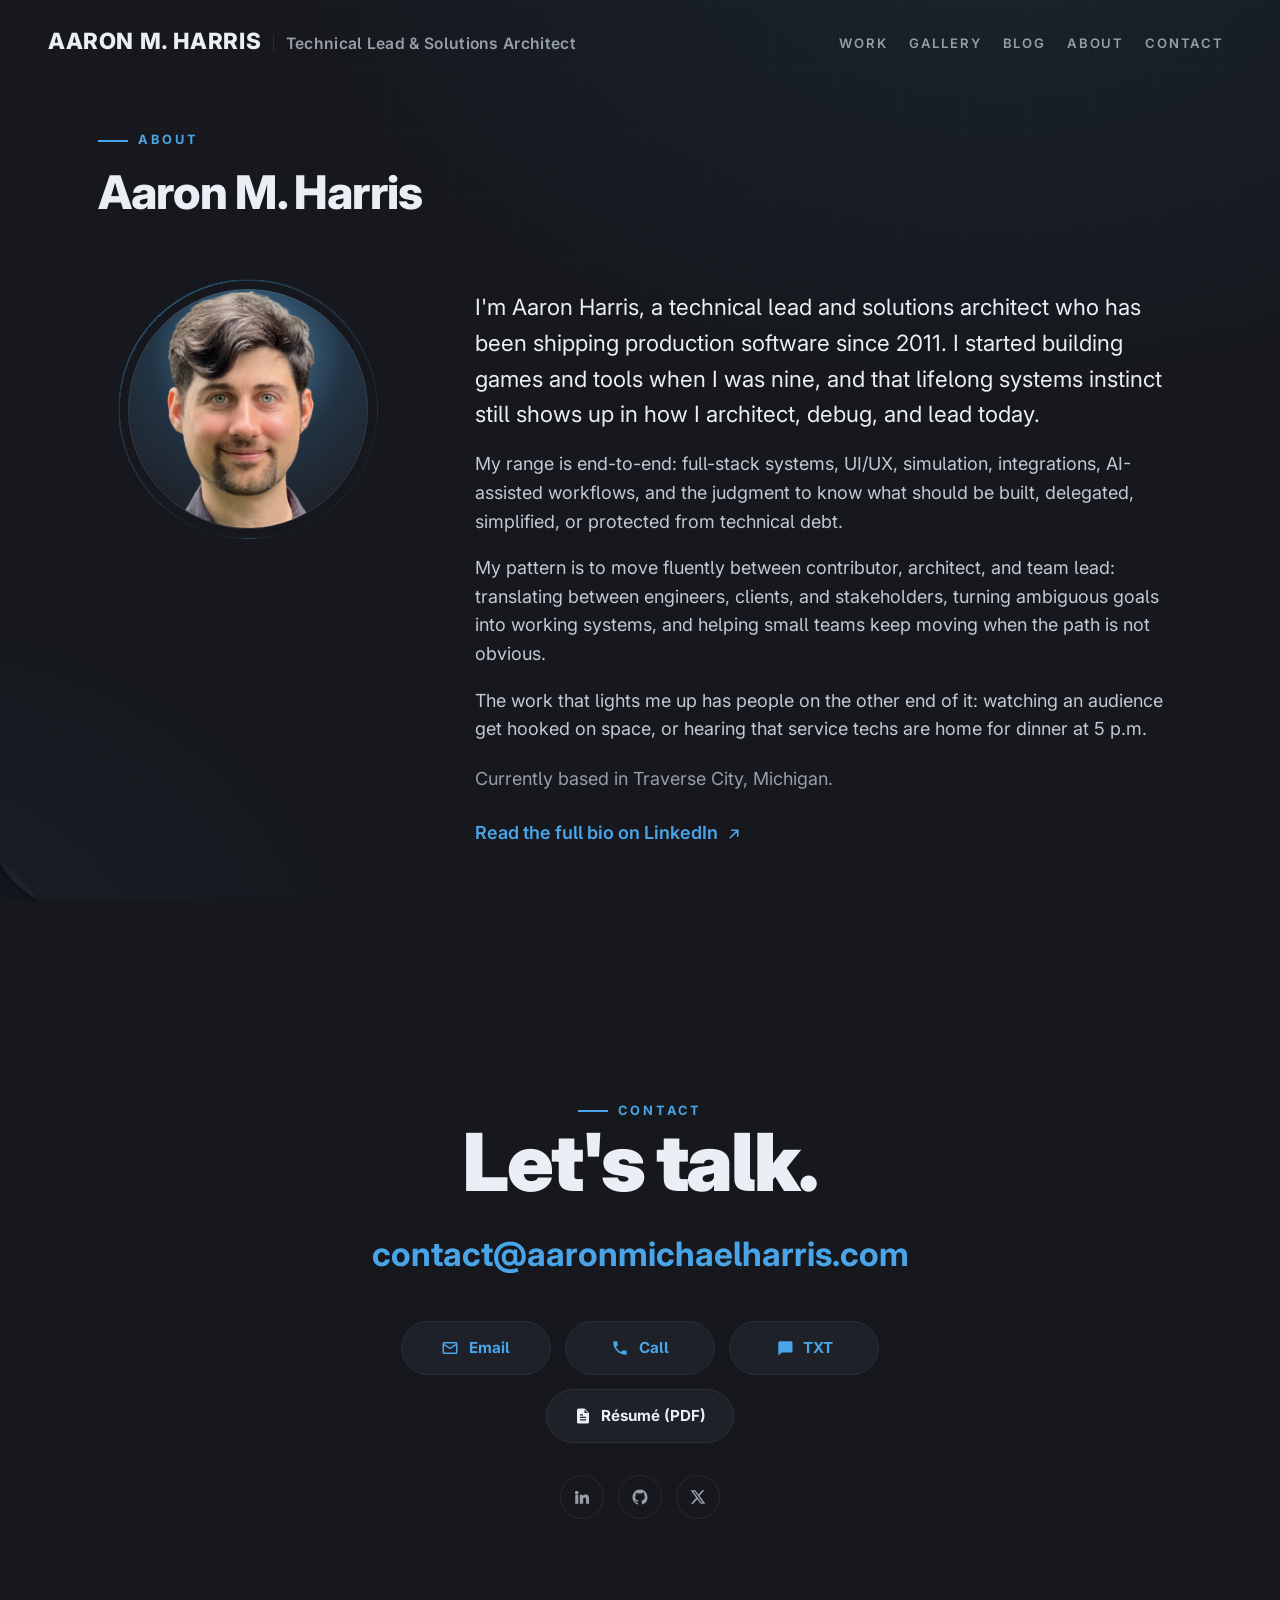
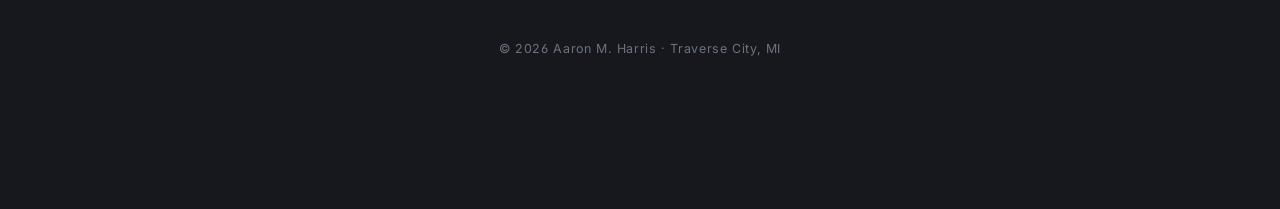
<file: about.html>
<!DOCTYPE html>
<!-- ============================================================
     about.html - the About page.

     The About itself is in the site footer, which every page
     carries. This page puts its own heading over that footer, so
     the About has an address of its own. An edit to the About on
     any page is written to every page.

     Sections:
       1. HEAD AND META      3. INTRO
       2. CHROME             4. FOOTER

     Four sections. The page has one job, and the footer does
     most of it.
     ============================================================ -->

<html lang="en" data-portrait-bg="1">
<head>
  <!-- ============================================================
       1. HEAD AND META
       ------------------------------------------------------------
       This page's own title, canonical and social cards. Every page
       carries its own; they are not shared chrome.
       ============================================================ -->
  <meta charset="UTF-8" />
  <meta name="viewport" content="width=device-width, initial-scale=1.0" />

  <title>About · Aaron M. Harris</title>
  <meta name="description" content="About Aaron M. Harris: a technical lead and solutions architect who has shipped production software since 2011, based in Traverse City, Michigan." />
  <meta name="author" content="Aaron M. Harris" />
  <meta name="theme-color" content="#16181d" />
  <link rel="canonical" href="https://aaronmichaelharris.com/about.html" />
  <link rel="alternate" type="application/atom+xml" title="Aaron M. Harris - Blog" href="feed.xml" />

  <!-- Favicons -->
  <link rel="icon" href="favicon.svg" type="image/svg+xml" />
  <link rel="icon" href="favicon.ico" sizes="any" />
  <link rel="icon" type="image/png" sizes="32x32" href="favicon-32.png" />
  <link rel="icon" type="image/png" sizes="16x16" href="favicon-16.png" />
  <link rel="apple-touch-icon" sizes="180x180" href="apple-touch-icon.png" />

  <!-- Open Graph / social share -->
  <meta property="og:type" content="website" />
  <meta property="og:site_name" content="Aaron M. Harris" />
  <meta property="og:title" content="About · Aaron M. Harris" />
  <meta property="og:description" content="About Aaron M. Harris: a technical lead and solutions architect who has shipped production software since 2011, based in Traverse City, Michigan." />
  <meta property="og:url" content="https://aaronmichaelharris.com/about.html" />
  <meta property="og:image" content="https://aaronmichaelharris.com/og-image.png" />
  <meta property="og:image:width" content="1200" />
  <meta property="og:image:height" content="630" />
  <meta property="og:image:alt" content="Aaron M. Harris - Technical Lead &amp; Solutions Architect." />

  <!-- Twitter / X -->
  <meta name="twitter:card" content="summary_large_image" />
  <meta name="twitter:title" content="About · Aaron M. Harris" />
  <meta name="twitter:description" content="About Aaron M. Harris: a technical lead and solutions architect who has shipped production software since 2011, based in Traverse City, Michigan." />
  <meta name="twitter:image" content="https://aaronmichaelharris.com/og-image.png" />
  <meta name="twitter:creator" content="@aaronmharrisamh" />

  <!-- Inter via Google Fonts (with a robust system fallback in CSS) -->
  <link rel="preconnect" href="https://fonts.googleapis.com" />
  <link rel="preconnect" href="https://fonts.gstatic.com" crossorigin />
  <link href="https://fonts.googleapis.com/css2?family=Inter:ital,opsz,wght@0,14..32,400;0,14..32,500;0,14..32,600;0,14..32,700;0,14..32,800;0,14..32,900;1,14..32,400&display=swap" rel="stylesheet" />

  <!-- The engine's style first and this site's second, so this site's
       tokens set the theme. -->
  <link rel="stylesheet" href="libraries/harrisxrwebengine/engine.css" />
  <link rel="stylesheet" href="site.css" />

  <!-- The site's script, in a fixed order. defer keeps document order and runs
       each file after parsing, so every trunk sees the whole page.
       release.js names the engine release and creates window.AMH, the one
       namespace the trunks share, and site.config.js holds this site's
       facts. Both come first. The trunks are the engine's, in
       libraries/harrisxrwebengine/: the set for a page of copy.
       imagesengine.js is the image engine. Every image the site takes in
       goes through it, so every page loads it, after work.js and before
       the trunks that call it. -->
  <script defer src="libraries/harrisxrwebengine/release.js"></script>
  <script defer src="site.config.js"></script>
  <script defer src="libraries/harrisxrwebengine/site.js"></script>
  <script defer src="libraries/harrisxrwebengine/work.js"></script>
  <script defer src="libraries/harrisxrwebengine/imagesengine.js"></script>
  <script defer src="libraries/harrisxrwebengine/tool.js"></script>

  <!-- Graceful degradation: without JS the reveal animations never fire, so
       force all content visible.
       These rules stay inline. A <noscript> block applies only when scripting
       is off, and a linked stylesheet cannot carry that condition. -->
  <noscript>
    <style>
      .reveal, .reveal-hero > * { opacity: 1 !important; transform: none !important; }
    </style>
  </noscript>
</head>

<body class="about-page">
  <!-- ============================================================
       2. CHROME
       ------------------------------------------------------------
       The scroll progress bar, the header, and the nav that doubles
       as the mobile drawer. site.js owns their state.

       The header is shared chrome: byte-identical on every managed
       page, and held to that by the contract test. Its copy regions
       are shared too: an edit to one is written to every page that
       has it, in the same publish.
       ============================================================ -->
  <div class="progress" id="progress" aria-hidden="true"></div>

  <header class="site-header" id="header">
    <a class="brand" href="index.html#top" aria-label="Aaron M. Harris — home">
      <!-- AMH monogram mark kept for reuse elsewhere; the inline-circle portrait
           is the active header mark. To revert to the monogram, swap which of
           these two spans is rendered (and see .brand .mark in the CSS). -->
      <!-- <span class="mark" aria-hidden="true">AMH</span> -->
      <span class="brand-portrait" aria-hidden="true">
        <span class="portrait-bg" aria-hidden="true"></span>
        <img src="aaron-portfolio-portrait-transparent.png" width="512" height="512" alt="" />
      </span>
      <span class="brand__name">
        <!--[edit:brand-title]-->
        <span class="brand__title full">AARON M. HARRIS</span>
        <!--[/edit:brand-title]-->
        <!--[edit:brand-sub]-->
        <span class="brand__sub">Technical Lead &amp; Solutions Architect</span>
        <!--[/edit:brand-sub]-->
      </span>
    </a>

    <button class="nav__toggle" id="navToggle" aria-label="Toggle navigation" aria-expanded="false" aria-controls="nav">
      <span></span><span></span><span></span>
    </button>

    <!-- A nav link names the page it points into, so the same bytes work on
         every page. site.js treats a link naming THIS page as an in-page
         anchor, and marks the item whose href is this page as current.
         "#contact" stays bare: every page has its own contact section. -->
    <nav class="nav" id="nav" aria-label="Primary">
      <div class="nav__links">
        <!--[edit:nav-work]-->
        <a href="index.html#work">Work</a>
        <!--[/edit:nav-work]-->
        <!--[edit:nav-gallery]-->
        <a href="gallery.html">Gallery</a>
        <!--[/edit:nav-gallery]-->
        <!--[edit:nav-blog]-->
        <a href="blog.html">Blog</a>
        <!--[/edit:nav-blog]-->
        <!--[edit:nav-about]-->
        <a href="about.html">About</a>
        <!--[/edit:nav-about]-->
        <!--[edit:nav-contact]-->
        <a href="#contact">Contact</a>
        <!--[/edit:nav-contact]-->
      </div>
    </nav>
  </header>

  <!-- dim scrim behind the mobile nav drawer -->
  <div class="nav-overlay" id="navOverlay" aria-hidden="true"></div>

  <main id="top">

    <!-- ============================================================
         3. INTRO
         ------------------------------------------------------------
         The page's heading. The About under it is the footer's.
         The about-page class on body lets site.css hide the footer's
         About eyebrow here, because the heading already says it.
         ============================================================ -->
    <section class="page-intro" aria-label="Introduction">
      <div class="wrap">
        <div class="section-head reveal">
          <!--[edit:aboutpage-eyebrow]-->
          <span class="eyebrow">About</span>
          <!--[/edit:aboutpage-eyebrow]-->
          <!--[edit:aboutpage-h1]-->
          <h1>Aaron M. Harris</h1>
          <!--[/edit:aboutpage-h1]-->
        </div>
      </div>
    </section>

  </main>

  <!-- ============================================================
       4. FOOTER
       ------------------------------------------------------------
       About and Contact, which close every page. Shared chrome,
       like the header: byte-identical on every managed page, and
       held to that by the contract test. Its copy regions are
       shared, so an edit to one is written to every page. A month
       page carries the same bytes, taken from blog.html when the
       blog is published or rebuilt.
       ============================================================ -->
  <footer class="site-footer">
    <section class="about" id="about" aria-label="About Aaron">
      <div class="wrap">
        <div class="section-head reveal"><!--[edit:about-eyebrow]--><span class="eyebrow">About</span><!--[/edit:about-eyebrow]--></div>
        <div class="about__grid">
          <div class="reveal">
            <div class="portrait">
              <span class="portrait-bg" aria-hidden="true"></span>
              <img src="aaron-portfolio-portrait-transparent.png" width="512" height="512"
                   alt="Portrait of Aaron M. Harris." loading="lazy" />
            </div>
          </div>
          <div class="about__body reveal d1">
            <!--[edit:about-lede]-->
            <p class="lede">I'm Aaron Harris, a technical lead and solutions architect who has been shipping production software since 2011. I started building games and tools when I was nine, and that lifelong systems instinct still shows up in how I architect, debug, and lead today.</p>
            <!--[/edit:about-lede]-->
            <!--[edit:about-p1]-->
            <p>My range is end-to-end: full-stack systems, UI/UX, simulation, integrations, AI-assisted workflows, and the judgment to know what should be built, delegated, simplified, or protected from technical debt.</p>
            <!--[/edit:about-p1]-->
            <!--[edit:about-p2]-->
            <p>My pattern is to move fluently between contributor, architect, and team lead: translating between engineers, clients, and stakeholders, turning ambiguous goals into working systems, and helping small teams keep moving when the path is not obvious.</p>
            <!--[/edit:about-p2]-->
            <!--[edit:about-p3]-->
            <p>The work that lights me up has people on the other end of it: watching an audience get hooked on space, or hearing that service techs are home for dinner at 5&nbsp;p.m.</p>
            <!--[/edit:about-p3]-->
            <!--[edit:about-place]-->
            <p class="place">Currently based in Traverse City, Michigan.</p>
            <!--[/edit:about-place]-->
            <!--[edit:about-link]-->
            <a class="textlink" href="https://www.linkedin.com/in/aaronmichaelharris/" target="_blank" rel="noopener">
              Read the full bio on LinkedIn
              <svg viewBox="0 0 24 24" fill="none" stroke="currentColor" stroke-width="2.2" stroke-linecap="round" stroke-linejoin="round" aria-hidden="true"><path d="M7 17 17 7M9 7h8v8"/></svg>
            </a>
            <!--[/edit:about-link]-->
          </div>
        </div>
      </div>
    </section>

    <section class="contact" id="contact" aria-label="Contact">
      <div class="wrap">
        <div class="reveal">
          <!-- Contact is a deliberately centered closing CTA (eyebrow + heading
               + email + buttons all centered). To left-align the eyebrow like
               the Work/About sections instead, remove the "eyebrow--center" class. -->
          <!--[edit:contact-eyebrow]-->
          <span class="eyebrow eyebrow--center">Contact</span>
          <!--[/edit:contact-eyebrow]-->
          <!--[edit:contact-h2]-->
          <h2>Let's talk.</h2>
          <!--[/edit:contact-h2]-->
          <!--[edit:contact-email]-->
          <a class="email" href="mailto:contact@aaronmichaelharris.com">contact@aaronmichaelharris.com</a>
          <!--[/edit:contact-email]-->
        </div>
        <div class="contact__actions reveal d1">
          <div class="contact__row">
            <!--[edit:contact-btn-email]-->
            <a class="contact-btn contact-btn--call" href="mailto:contact@aaronmichaelharris.com" aria-label="Email Aaron">
              <svg viewBox="0 0 24 24" aria-hidden="true"><path d="M4 4h16a2 2 0 0 1 2 2v12a2 2 0 0 1-2 2H4a2 2 0 0 1-2-2V6a2 2 0 0 1 2-2zm0 2v.4l8 5 8-5V6H4zm16 2.7-7.47 4.67a1 1 0 0 1-1.06 0L4 8.7V18h16V8.7z"/></svg>
              Email
            </a>
            <!--[/edit:contact-btn-email]-->
            <!--[edit:contact-btn-call]-->
            <a class="contact-btn contact-btn--call" href="tel:+16162168641" aria-label="Call Aaron">
              <svg viewBox="0 0 24 24" aria-hidden="true"><path d="M6.6 10.8a15.5 15.5 0 0 0 6.6 6.6l2.2-2.2a1 1 0 0 1 1-.24 11.4 11.4 0 0 0 3.6.58 1 1 0 0 1 1 1V20a1 1 0 0 1-1 1A17 17 0 0 1 3 4a1 1 0 0 1 1-1h3.5a1 1 0 0 1 1 1 11.4 11.4 0 0 0 .58 3.6 1 1 0 0 1-.25 1z"/></svg>
              Call
            </a>
            <!--[/edit:contact-btn-call]-->
            <!--[edit:contact-btn-txt]-->
            <a class="contact-btn contact-btn--call" href="sms:+16162168641" aria-label="Text Aaron">
              <svg viewBox="0 0 24 24" aria-hidden="true"><path d="M4 3h16a2 2 0 0 1 2 2v11a2 2 0 0 1-2 2H8l-5 4V5a2 2 0 0 1 2-2zm3 6h10v1.6H7zm0 3.4h7V14H7z"/></svg>
              TXT
            </a>
            <!--[/edit:contact-btn-txt]-->
          </div>
          <!--[edit:contact-btn-resume]-->
          <a class="contact-btn" href="Aaron_Harris_Resume.pdf" target="_blank" rel="noopener" aria-label="Download résumé (PDF)">
            <svg viewBox="0 0 24 24" aria-hidden="true"><path d="M14 2H6a2 2 0 0 0-2 2v16a2 2 0 0 0 2 2h12a2 2 0 0 0 2-2V8zm0 1.5L18.5 8H14zM8 13h8v1.6H8zm0 3.2h8V18H8zm0-6.4h4v1.6H8z"/></svg>
            Résumé (PDF)
          </a>
          <!--[/edit:contact-btn-resume]-->
        </div>

        <div class="social-mini reveal d2">
          <a href="https://www.linkedin.com/in/aaronmichaelharris/" target="_blank" rel="noopener" aria-label="LinkedIn">
            <svg viewBox="0 0 24 24" aria-hidden="true"><path d="M4.98 3.5a2.5 2.5 0 1 1 0 5 2.5 2.5 0 0 1 0-5zM3 9h4v12H3zM9 9h3.8v1.7h.05c.53-1 1.83-2.06 3.77-2.06 4.03 0 4.78 2.65 4.78 6.1V21h-4v-5.4c0-1.29-.02-2.95-1.8-2.95-1.8 0-2.08 1.4-2.08 2.85V21H9z"/></svg>
          </a>
          <a href="https://github.com/aaronmharrisamh" target="_blank" rel="noopener" aria-label="GitHub">
            <svg viewBox="0 0 24 24" aria-hidden="true"><path d="M12 2C6.48 2 2 6.58 2 12.25c0 4.53 2.87 8.37 6.84 9.73.5.1.68-.22.68-.49 0-.24-.01-.87-.01-1.71-2.78.62-3.37-1.37-3.37-1.37-.45-1.18-1.11-1.49-1.11-1.49-.91-.64.07-.63.07-.63 1 .07 1.53 1.06 1.53 1.06.89 1.56 2.34 1.11 2.91.85.09-.66.35-1.11.63-1.37-2.22-.26-4.56-1.14-4.56-5.06 0-1.12.39-2.03 1.03-2.75-.1-.26-.45-1.3.1-2.7 0 0 .84-.28 2.75 1.05A9.4 9.4 0 0 1 12 6.84c.85 0 1.71.12 2.51.34 1.91-1.33 2.75-1.05 2.75-1.05.55 1.4.2 2.44.1 2.7.64.72 1.03 1.63 1.03 2.75 0 3.93-2.34 4.79-4.57 5.05.36.32.68.94.68 1.9 0 1.37-.01 2.48-.01 2.82 0 .27.18.6.69.49A10.02 10.02 0 0 0 22 12.25C22 6.58 17.52 2 12 2z"/></svg>
          </a>
          <a href="https://x.com/aaronmharrisamh" target="_blank" rel="noopener" aria-label="X (Twitter)">
            <svg viewBox="0 0 24 24" aria-hidden="true"><path d="M17.53 3H20.5l-6.5 7.43L21.75 21h-6.02l-4.71-6.16L5.6 21H2.63l6.95-7.95L2.25 3h6.17l4.26 5.63zm-1.06 16.2h1.65L7.6 4.72H5.83z"/></svg>
          </a>
        </div>
      </div>

      <!--[edit:endbar]-->
      <div class="endbar">© 2026 Aaron M. Harris · Traverse City, MI</div>
      <!--[/edit:endbar]-->
    </section>
  </footer>

  <!-- ╔══════════════════════════════════════════════════════════════════════╗
       ║  BUILT-IN COPY EDITOR (hidden) · activate from the F12 console: edit()  ║
       ║  Copy regions are fenced by [edit:slug] comment pairs. Edits live       ║
       ║  in memory; edit.export() downloads this file with them applied.        ║
       ║  The editor lives in tool.js; docs: docs/README.md.                     ║
       ╚══════════════════════════════════════════════════════════════════════╝ -->
</body>
</html>
</file>
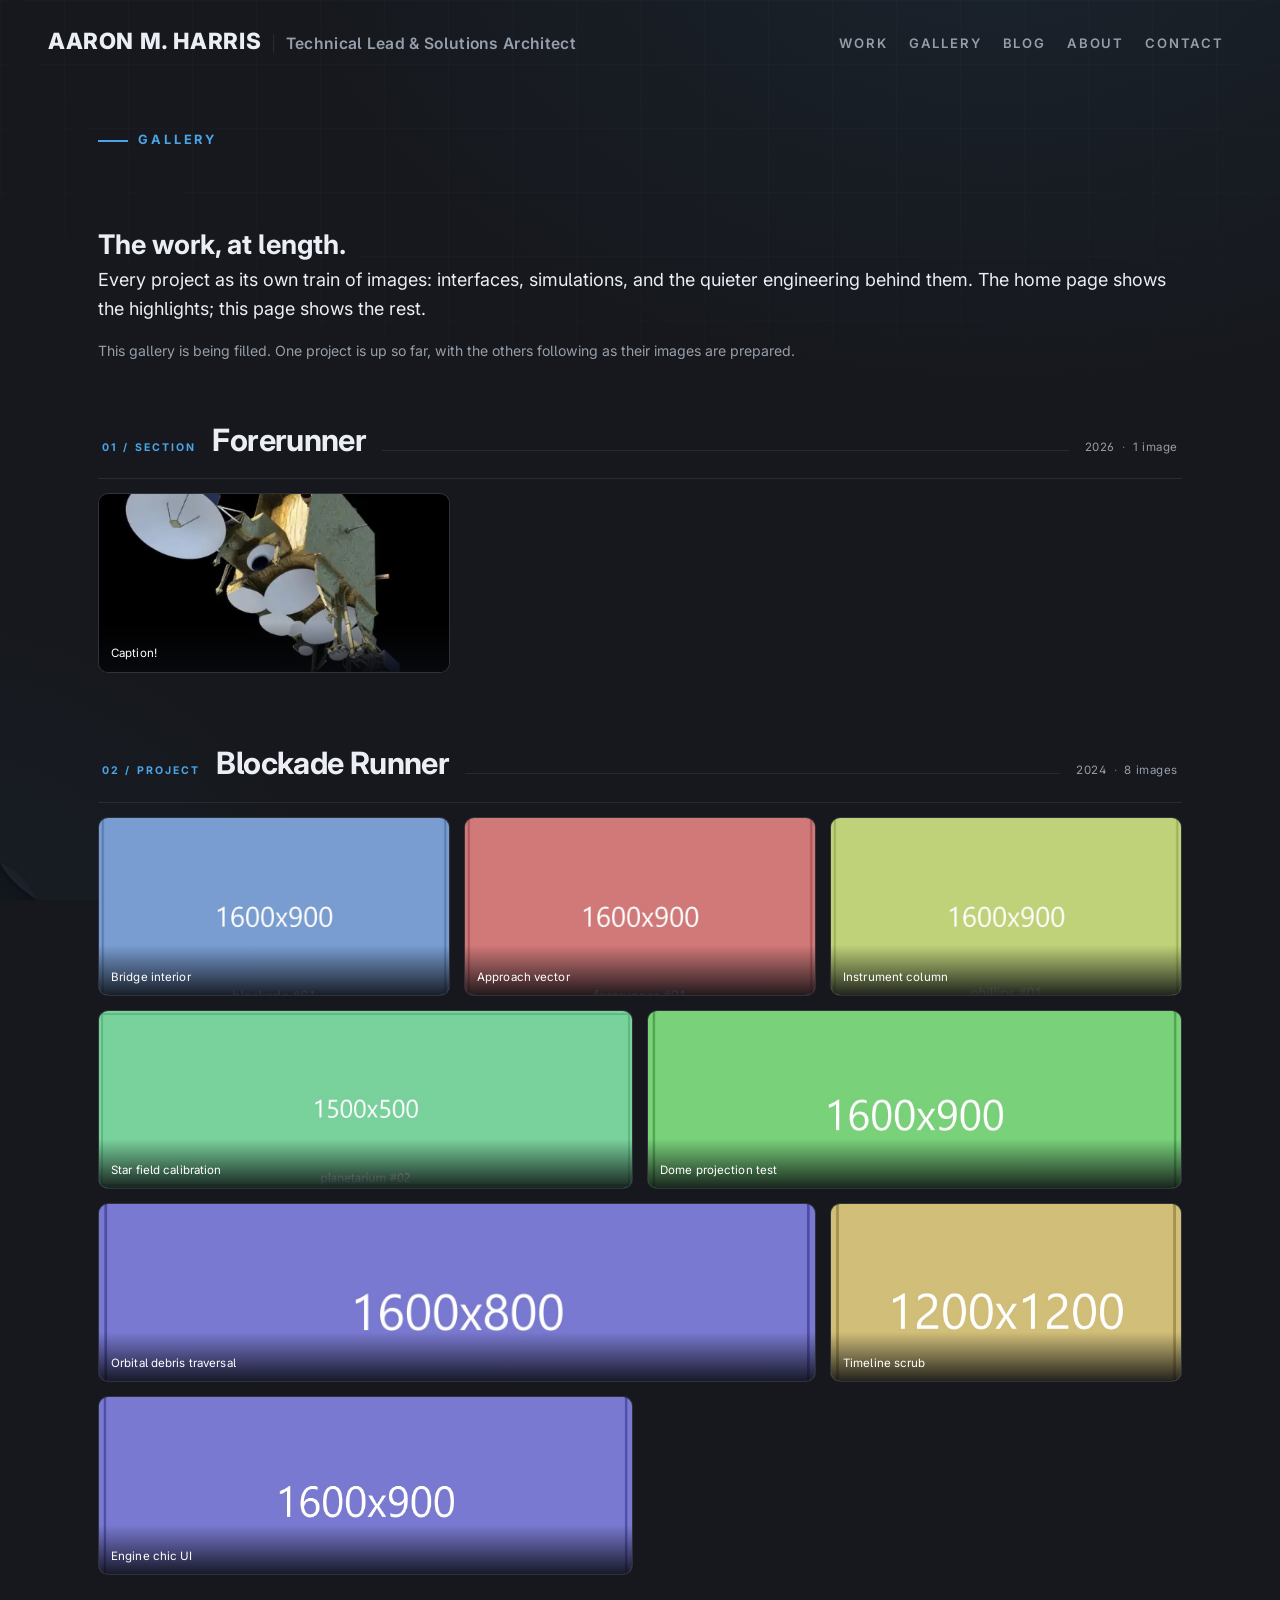
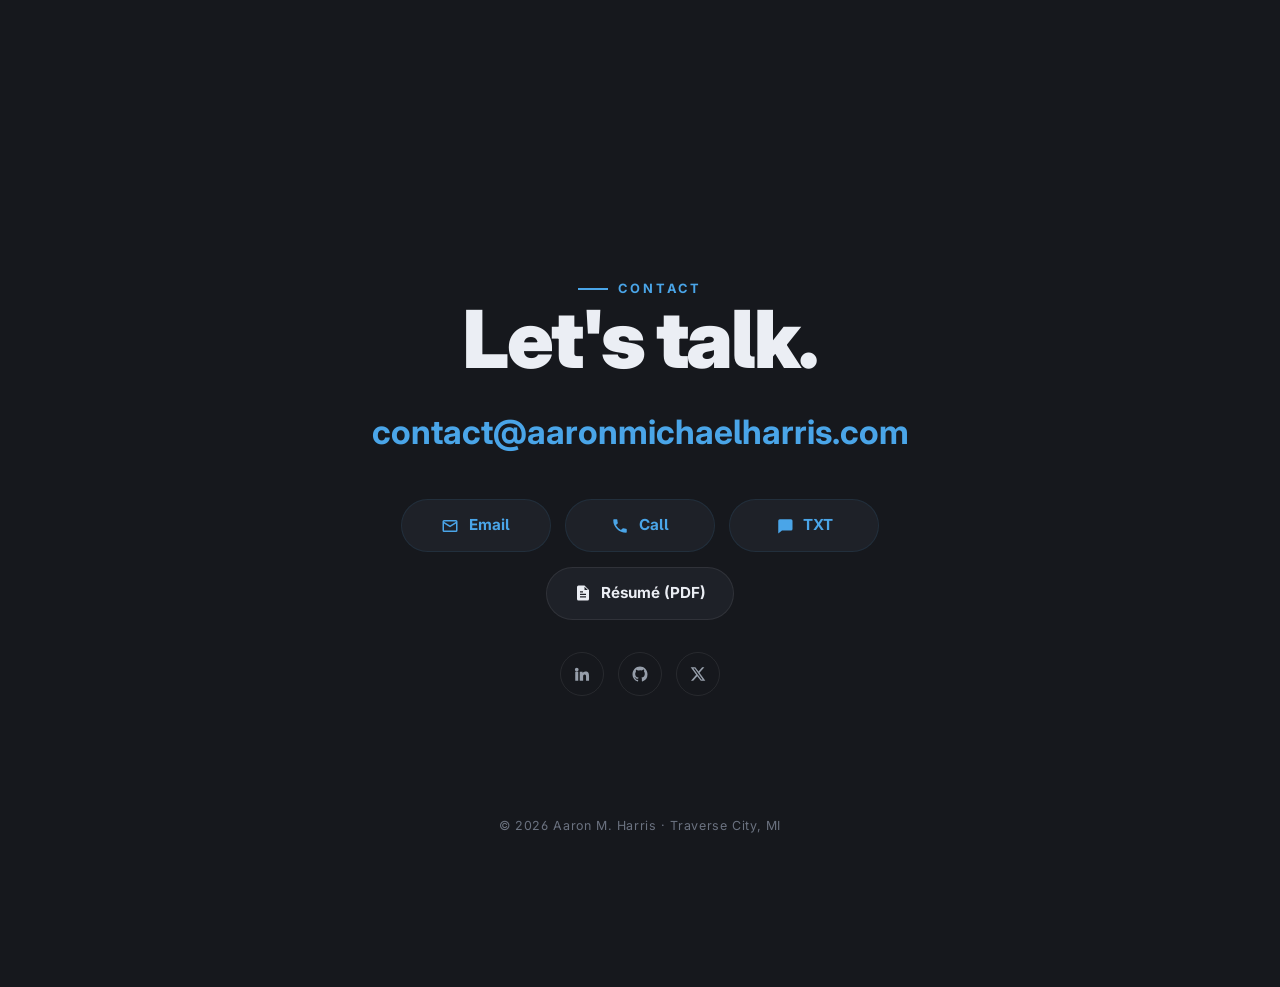
<file: gallery.html>
<!DOCTYPE html>
<html lang="en">
<!-- ============================================================
     gallery.html - the gallery page.

     The long form of the work: every project as a train of image
     tiles, six columns wide.

     Six sections. No hero and no about; this page is one job.

       1. HEAD AND META      4. GALLERY
       2. CHROME             5. CONTACT AND FOOTER
       3. INTRO              6. DATA

     The grid rules and the reason for each of them are in section 3
     of the engine's engine.css. The packer in gallery.js arranges the
     tiles, and the page is correct with no script at all.
     ============================================================ -->

<head>
  <!-- ============================================================
       1. HEAD AND META
       ------------------------------------------------------------
       This page's own title, canonical and social cards. The
       stylesheets and the script set are the site's.
       ============================================================ -->
  <meta charset="UTF-8" />
  <meta name="viewport" content="width=device-width, initial-scale=1.0" />
  <title>Gallery · Aaron M. Harris</title>
  <meta name="description" content="Project galleries from Aaron M. Harris: simulation, visualization, and the tools built around them." />
  <link rel="canonical" href="https://aaronmichaelharris.com/gallery.html" />
  <link rel="alternate" type="application/atom+xml" title="Aaron M. Harris - Blog" href="feed.xml" />
  <meta name="theme-color" content="#0d1014" />

  <meta property="og:type" content="website" />
  <meta property="og:site_name" content="Aaron M. Harris" />
  <meta property="og:title" content="Gallery · Aaron M. Harris" />
  <meta property="og:description" content="Project galleries from Aaron M. Harris: simulation, visualization, and the tools built around them." />
  <meta property="og:url" content="https://aaronmichaelharris.com/gallery.html" />
  <meta property="og:image" content="https://aaronmichaelharris.com/og-image.png" />
  <meta property="og:image:width" content="1200" />
  <meta property="og:image:height" content="630" />
  <meta property="og:image:alt" content="Aaron M. Harris - Technical Lead &amp; Solutions Architect." />
  <meta name="twitter:card" content="summary_large_image" />
  <meta name="twitter:title" content="Gallery · Aaron M. Harris" />
  <meta name="twitter:description" content="Project galleries from Aaron M. Harris: simulation, visualization, and the tools built around them." />
  <meta name="twitter:image" content="https://aaronmichaelharris.com/og-image.png" />

  <link rel="preconnect" href="https://fonts.googleapis.com" />
  <link rel="preconnect" href="https://fonts.gstatic.com" crossorigin />
  <link href="https://fonts.googleapis.com/css2?family=Inter:wght@400;500;600;700;800&display=swap" rel="stylesheet" />

  <!-- The engine's style first and this site's second, so this site's
       tokens set the theme. -->
  <link rel="stylesheet" href="libraries/harrisxrwebengine/engine.css" />
  <link rel="stylesheet" href="site.css" />

  <!-- The site's script, in a fixed order. defer keeps document order and runs
       each file after parsing, so every trunk sees the whole page.
       release.js names the engine release and creates window.AMH, the one
       namespace the trunks share, and site.config.js holds this site's
       facts. Both come first. The trunks are the engine's, in
       libraries/harrisxrwebengine/.
       work.js is here for the lightbox, which Phase 4 Part 4 hands the tiles.
       gallery.js is the tile packer AND the editor's tile consumer, on this
       page and nowhere else. It follows tool.js because it claims its region
       with the editor kit at load, the way publish.js registers itself.
       imagesengine.js is the image engine. Every image the site takes in
       goes through it, so every page loads it, after work.js and before
       the trunks that call it. -->
  <script defer src="libraries/harrisxrwebengine/release.js"></script>
  <script defer src="site.config.js"></script>
  <script defer src="libraries/harrisxrwebengine/site.js"></script>
  <script defer src="libraries/harrisxrwebengine/work.js"></script>
  <script defer src="libraries/harrisxrwebengine/imagesengine.js"></script>
  <script defer src="libraries/harrisxrwebengine/tool.js"></script>
  <script defer src="libraries/harrisxrwebengine/gallery.js"></script>

  <!-- Graceful degradation: without JS the reveal animations never fire, so
       force all content visible. The tiles are static markup either way.
       These rules stay inline. A <noscript> block applies only when scripting
       is off, and a linked stylesheet cannot carry that condition. -->
  <noscript>
    <style>
      .reveal, .reveal-hero > * { opacity: 1 !important; transform: none !important; }
    </style>
  </noscript>
</head>

<body>
  <!-- ============================================================
       2. CHROME
       ------------------------------------------------------------
       The scroll progress bar, the header, and the nav that doubles
       as the mobile drawer. site.js owns their state.

       The header is shared chrome: byte-identical on every managed
       page, and held to that by the contract test. Its copy regions
       are shared too - an edit to one is written to every page that
       has it, in the same publish. See docs/README.md.
       ============================================================ -->
  <div class="progress" id="progress" aria-hidden="true"></div>

  <header class="site-header" id="header">
    <a class="brand" href="index.html#top" aria-label="Aaron M. Harris — home">
      <!-- AMH monogram mark kept for reuse elsewhere; the inline-circle portrait
           is the active header mark. To revert to the monogram, swap which of
           these two spans is rendered (and see .brand .mark in the CSS). -->
      <!-- <span class="mark" aria-hidden="true">AMH</span> -->
      <span class="brand-portrait" aria-hidden="true">
        <span class="portrait-bg" aria-hidden="true"></span>
        <img src="aaron-portfolio-portrait-transparent.png" width="512" height="512" alt="" />
      </span>
      <span class="brand__name">
        <!--[edit:brand-title]-->
        <span class="brand__title full">AARON M. HARRIS</span>
        <!--[/edit:brand-title]-->
        <!--[edit:brand-sub]-->
        <span class="brand__sub">Technical Lead &amp; Solutions Architect</span>
        <!--[/edit:brand-sub]-->
      </span>
    </a>

    <button class="nav__toggle" id="navToggle" aria-label="Toggle navigation" aria-expanded="false" aria-controls="nav">
      <span></span><span></span><span></span>
    </button>

    <!-- A nav link names the page it points into, so the same bytes work on
         every page. site.js treats a link naming THIS page as an in-page
         anchor, and marks the item whose href is this page as current.
         "#contact" stays bare: every page has its own contact section. -->
    <nav class="nav" id="nav" aria-label="Primary">
      <div class="nav__links">
        <!--[edit:nav-work]-->
        <a href="index.html#work">Work</a>
        <!--[/edit:nav-work]-->
        <!--[edit:nav-gallery]-->
        <a href="gallery.html">Gallery</a>
        <!--[/edit:nav-gallery]-->
        <!--[edit:nav-blog]-->
        <a href="blog.html">Blog</a>
        <!--[/edit:nav-blog]-->
        <!--[edit:nav-about]-->
        <a href="index.html#about">About</a>
        <!--[/edit:nav-about]-->
        <!--[edit:nav-contact]-->
        <a href="#contact">Contact</a>
        <!--[/edit:nav-contact]-->
      </div>
    </nav>
  </header>

  <!-- dim scrim behind the mobile nav drawer -->
  <div class="nav-overlay" id="navOverlay" aria-hidden="true"></div>

  <main id="top">

    <!-- ============================================================
         3. INTRO
         ------------------------------------------------------------
         What this page is, in two sentences. Editable copy.
         ============================================================ -->
    <section class="gal-intro" aria-label="About this gallery">
      <div class="wrap">
        <div class="section-head reveal">
          <!--[edit:gallery-eyebrow]-->
          <span class="eyebrow">Gallery</span>
          <!--[/edit:gallery-eyebrow]-->
        </div>
        <!--[edit:gallery-h2]-->
        <h2>The work, at length.</h2>
        <!--[/edit:gallery-h2]-->
        <!--[edit:gallery-intro]-->
        <p class="lede">Every project as its own train of images: interfaces, simulations, and the
          quieter engineering behind them. The home page shows the highlights; this page shows the
          rest.</p>
        <!--[/edit:gallery-intro]-->
        <!--[edit:gallery-note]-->
        <p class="gal-note">This gallery is being filled. One project is up so far, with the others
          following as their images are prepared.</p>
        <!--[/edit:gallery-note]-->
      </div>
    </section>

    <!-- ============================================================
         4. GALLERY
         ------------------------------------------------------------
         One train per section. A train opens with its title band,
         spanning all six columns and exactly one row tall, and then
         its tiles.

         The trains are a LIST: the editor may add one, remove one and
         reorder them, which no other region allows. Each train is one
         item, and its id is permanent. Add or remove a train by hand
         here and its [item:] pair goes with it.

         A section is not tied to a project. It is a label, a title, a
         year and its tiles, so a set of travel photographs is as much a
         section as a piece of work is.

         Two things in the band are written for the author and must not
         be typed here: the number, which is a CSS counter, and the image
         count, which the editor writes at export.

         The invariant the design rests on: every tile is exactly one
         row tall, and the widths in a row add to exactly six. An
         interior hole is therefore impossible rather than avoided.
         Only the last row of a train may be short.

         Each tile carries three numbers. data-w is the width the image
         prefers, written for six columns. data-priority is the order
         the author wants, lower first. data-span is the width the tile
         is DRAWN at.

         With the editor on, a tile wears four controls: its chip, which
         opens the section's photos; the three width buttons; the
         priority field; and a trash. A caption wears a pencil, and the
         band wears a + Photo pill. None of them is ever exported. A
         photograph is added through + Photo, through the button on the
         empty tile a section with none shows, or by dropping files
         anywhere on the section.

         The packer in gallery.js reads the first two and writes the
         third, as an inline style rather than into the markup: a span
         is a decision about one viewport width, not a fact about the
         image. The data-span authored here is that same packer's
         answer at six columns, so a reader with no script sees the
         layout a reader with one sees.
         ============================================================ -->
    <section class="gal" id="gallery" aria-label="Project galleries">
      <div class="wrap">

        <!--[list:gallery]-->
        <!--[item:tbg]-->
        <!--[edit:gal-tbg]-->
        <div class="gal-train" data-section="tbg">
          <header class="gal-train__head">
            <span class="gal-train__n"><i class="gal-train__i"></i>Section</span>
            <h3 class="gal-train__title">Forerunner</h3>
            <span class="gal-train__rule" aria-hidden="true"></span>
            <span class="gal-train__meta"><span class="gal-train__year">2026</span><span class="gal-train__count">1 image</span></span>
          </header>
          <figure class="gal-tile" data-w="2" data-priority="0" data-span="2">
            <img src="img/work/satellitetest-h9mf0w.jpg"
                 srcset="img/work/satellitetest-h9mf0w_sd.webp 480w, img/work/satellitetest-h9mf0w.jpg 853w"
                 sizes="(max-width: 560px) 92vw, (max-width: 880px) 30vw, 352px"
                 width="853"
                 height="645"
                 alt="satellitetest" loading="lazy" decoding="async"
                 data-sd="img/work/satellitetest-h9mf0w_sd.webp"
                 data-original="img/work/satellitetest-h9mf0w_original.png"
                 data-original-size="853x645"
                 data-original-bytes="367973" />
            <figcaption class="gal-tile__cap">Caption!</figcaption>
          </figure>
        </div>
        <!--[/edit:gal-tbg]-->
        <!--[/item:tbg]-->

        <!--[item:br]-->
        <!--[edit:gal-br]-->
        <div class="gal-train" data-section="br">
          <header class="gal-train__head">
            <span class="gal-train__n"><i class="gal-train__i"></i>Project</span>
            <h3 class="gal-train__title">Blockade Runner</h3>
            <span class="gal-train__rule" aria-hidden="true"></span>
            <span class="gal-train__meta"><span class="gal-train__year">2024</span><span class="gal-train__count">8 images</span></span>
          </header>
          <figure class="gal-tile" data-w="2" data-priority="1" data-span="2">
            <img src="img/seed/blockade-01.jpg" alt="Bridge interior" loading="lazy" decoding="async"
                 width="1600" height="900" />
            <figcaption class="gal-tile__cap">Bridge interior</figcaption>
          </figure>
          <figure class="gal-tile" data-w="2" data-priority="1" data-span="2">
            <img src="img/seed/forerunner-01.jpg" alt="Approach vector" loading="lazy" decoding="async"
                 width="1600" height="900" />
            <figcaption class="gal-tile__cap">Approach vector</figcaption>
          </figure>
          <figure class="gal-tile" data-w="2" data-priority="2" data-span="2">
            <img src="img/seed/phillips-01.jpg" alt="Instrument column" loading="lazy" decoding="async"
                 width="1600" height="900" />
            <figcaption class="gal-tile__cap">Instrument column</figcaption>
          </figure>
          <figure class="gal-tile" data-w="3" data-priority="1" data-span="3">
            <img src="img/seed/planetarium-02.jpg" alt="Star field calibration" loading="lazy" decoding="async"
                 width="1500" height="500" />
            <figcaption class="gal-tile__cap">Star field calibration</figcaption>
          </figure>
          <figure class="gal-tile" data-w="3" data-priority="2" data-span="3">
            <img src="img/seed/planetarium-01.jpg" alt="Dome projection test" loading="lazy" decoding="async"
                 width="1600" height="900" />
            <figcaption class="gal-tile__cap">Dome projection test</figcaption>
          </figure>
          <figure class="gal-tile" data-w="4" data-priority="2" data-span="4">
            <img src="img/seed/cognition-vr-03.jpg" alt="Orbital debris traversal" loading="lazy" decoding="async"
                 width="1600" height="800" />
            <figcaption class="gal-tile__cap">Orbital debris traversal</figcaption>
          </figure>
          <figure class="gal-tile" data-w="2" data-priority="3" data-span="2">
            <img src="img/seed/forerunner-03.jpg" alt="Timeline scrub" loading="lazy" decoding="async"
                 width="1200" height="1200" />
            <figcaption class="gal-tile__cap">Timeline scrub</figcaption>
          </figure>
          <figure class="gal-tile" data-w="3" data-priority="3" data-span="3">
            <img src="img/seed/aitooling-01.jpg" alt="Engine chic UI" loading="lazy" decoding="async"
                 width="1600" height="900" />
            <figcaption class="gal-tile__cap">Engine chic UI</figcaption>
          </figure>
        </div>
        <!--[/edit:gal-br]-->
        <!--[/item:br]-->
        <!--[/list:gallery]-->

      </div>
    </section>

    <!-- ============================================================
         5. CONTACT AND FOOTER
         ------------------------------------------------------------
         Shared chrome, like the header: byte-identical with the other
         pages, and its copy regions are shared.
         ============================================================ -->
    <section class="contact" id="contact" aria-label="Contact">
      <div class="wrap">
        <div class="reveal">
          <!-- Contact is a deliberately centered closing CTA (eyebrow + heading
               + email + buttons all centered). To left-align the eyebrow like
               the Work/About sections instead, remove the "eyebrow--center" class. -->
          <!--[edit:contact-eyebrow]-->
          <span class="eyebrow eyebrow--center">Contact</span>
          <!--[/edit:contact-eyebrow]-->
          <!--[edit:contact-h2]-->
          <h2>Let's talk.</h2>
          <!--[/edit:contact-h2]-->
          <!--[edit:contact-email]-->
          <a class="email" href="mailto:contact@aaronmichaelharris.com">contact@aaronmichaelharris.com</a>
          <!--[/edit:contact-email]-->
        </div>
        <div class="contact__actions reveal d1">
          <div class="contact__row">
            <!--[edit:contact-btn-email]-->
            <a class="contact-btn contact-btn--call" href="mailto:contact@aaronmichaelharris.com" aria-label="Email Aaron">
              <svg viewBox="0 0 24 24" aria-hidden="true"><path d="M4 4h16a2 2 0 0 1 2 2v12a2 2 0 0 1-2 2H4a2 2 0 0 1-2-2V6a2 2 0 0 1 2-2zm0 2v.4l8 5 8-5V6H4zm16 2.7-7.47 4.67a1 1 0 0 1-1.06 0L4 8.7V18h16V8.7z"/></svg>
              Email
            </a>
            <!--[/edit:contact-btn-email]-->
            <!--[edit:contact-btn-call]-->
            <a class="contact-btn contact-btn--call" href="tel:+16162168641" aria-label="Call Aaron">
              <svg viewBox="0 0 24 24" aria-hidden="true"><path d="M6.6 10.8a15.5 15.5 0 0 0 6.6 6.6l2.2-2.2a1 1 0 0 1 1-.24 11.4 11.4 0 0 0 3.6.58 1 1 0 0 1 1 1V20a1 1 0 0 1-1 1A17 17 0 0 1 3 4a1 1 0 0 1 1-1h3.5a1 1 0 0 1 1 1 11.4 11.4 0 0 0 .58 3.6 1 1 0 0 1-.25 1z"/></svg>
              Call
            </a>
            <!--[/edit:contact-btn-call]-->
            <!--[edit:contact-btn-txt]-->
            <a class="contact-btn contact-btn--call" href="sms:+16162168641" aria-label="Text Aaron">
              <svg viewBox="0 0 24 24" aria-hidden="true"><path d="M4 3h16a2 2 0 0 1 2 2v11a2 2 0 0 1-2 2H8l-5 4V5a2 2 0 0 1 2-2zm3 6h10v1.6H7zm0 3.4h7V14H7z"/></svg>
              TXT
            </a>
            <!--[/edit:contact-btn-txt]-->
          </div>
          <!--[edit:contact-btn-resume]-->
          <a class="contact-btn" href="Aaron_Harris_Resume.pdf" target="_blank" rel="noopener" aria-label="Download résumé (PDF)">
            <svg viewBox="0 0 24 24" aria-hidden="true"><path d="M14 2H6a2 2 0 0 0-2 2v16a2 2 0 0 0 2 2h12a2 2 0 0 0 2-2V8zm0 1.5L18.5 8H14zM8 13h8v1.6H8zm0 3.2h8V18H8zm0-6.4h4v1.6H8z"/></svg>
            Résumé (PDF)
          </a>
          <!--[/edit:contact-btn-resume]-->
        </div>

        <div class="social-mini reveal d2">
          <a href="https://www.linkedin.com/in/aaronmichaelharris/" target="_blank" rel="noopener" aria-label="LinkedIn">
            <svg viewBox="0 0 24 24" aria-hidden="true"><path d="M4.98 3.5a2.5 2.5 0 1 1 0 5 2.5 2.5 0 0 1 0-5zM3 9h4v12H3zM9 9h3.8v1.7h.05c.53-1 1.83-2.06 3.77-2.06 4.03 0 4.78 2.65 4.78 6.1V21h-4v-5.4c0-1.29-.02-2.95-1.8-2.95-1.8 0-2.08 1.4-2.08 2.85V21H9z"/></svg>
          </a>
          <a href="https://github.com/aaronmharrisamh" target="_blank" rel="noopener" aria-label="GitHub">
            <svg viewBox="0 0 24 24" aria-hidden="true"><path d="M12 2C6.48 2 2 6.58 2 12.25c0 4.53 2.87 8.37 6.84 9.73.5.1.68-.22.68-.49 0-.24-.01-.87-.01-1.71-2.78.62-3.37-1.37-3.37-1.37-.45-1.18-1.11-1.49-1.11-1.49-.91-.64.07-.63.07-.63 1 .07 1.53 1.06 1.53 1.06.89 1.56 2.34 1.11 2.91.85.09-.66.35-1.11.63-1.37-2.22-.26-4.56-1.14-4.56-5.06 0-1.12.39-2.03 1.03-2.75-.1-.26-.45-1.3.1-2.7 0 0 .84-.28 2.75 1.05A9.4 9.4 0 0 1 12 6.84c.85 0 1.71.12 2.51.34 1.91-1.33 2.75-1.05 2.75-1.05.55 1.4.2 2.44.1 2.7.64.72 1.03 1.63 1.03 2.75 0 3.93-2.34 4.79-4.57 5.05.36.32.68.94.68 1.9 0 1.37-.01 2.48-.01 2.82 0 .27.18.6.69.49A10.02 10.02 0 0 0 22 12.25C22 6.58 17.52 2 12 2z"/></svg>
          </a>
          <a href="https://x.com/aaronmharrisamh" target="_blank" rel="noopener" aria-label="X (Twitter)">
            <svg viewBox="0 0 24 24" aria-hidden="true"><path d="M17.53 3H20.5l-6.5 7.43L21.75 21h-6.02l-4.71-6.16L5.6 21H2.63l6.95-7.95L2.25 3h6.17l4.26 5.63zm-1.06 16.2h1.65L7.6 4.72H5.83z"/></svg>
          </a>
        </div>
      </div>

      <!--[edit:endbar]-->
      <div class="endbar">© 2026 Aaron M. Harris · Traverse City, MI</div>
      <!--[/edit:endbar]-->
    </section>

  </main>

  <!-- ============================================================
       6. DATA
       ------------------------------------------------------------
       Inert content the scripts read. Nothing here renders.

       The tile model lives in the markup above, on each figure, not
       in a manifest: a tile is an image with a width and a caption,
       and the page has to be meaningful with no script at all.
       ============================================================ -->

  <!-- ╔══════════════════════════════════════════════════════════════════════╗
       ║  BUILT-IN COPY EDITOR (hidden) · activate from the F12 console: edit()  ║
       ║  Copy regions are fenced by [edit:slug] comment pairs. Edits live       ║
       ║  in memory; edit.export() downloads this file with them applied.        ║
       ║  The editor lives in tool.js; docs: docs/README.md.                     ║
       ╚══════════════════════════════════════════════════════════════════════╝ -->
</body>
</html>
</file>
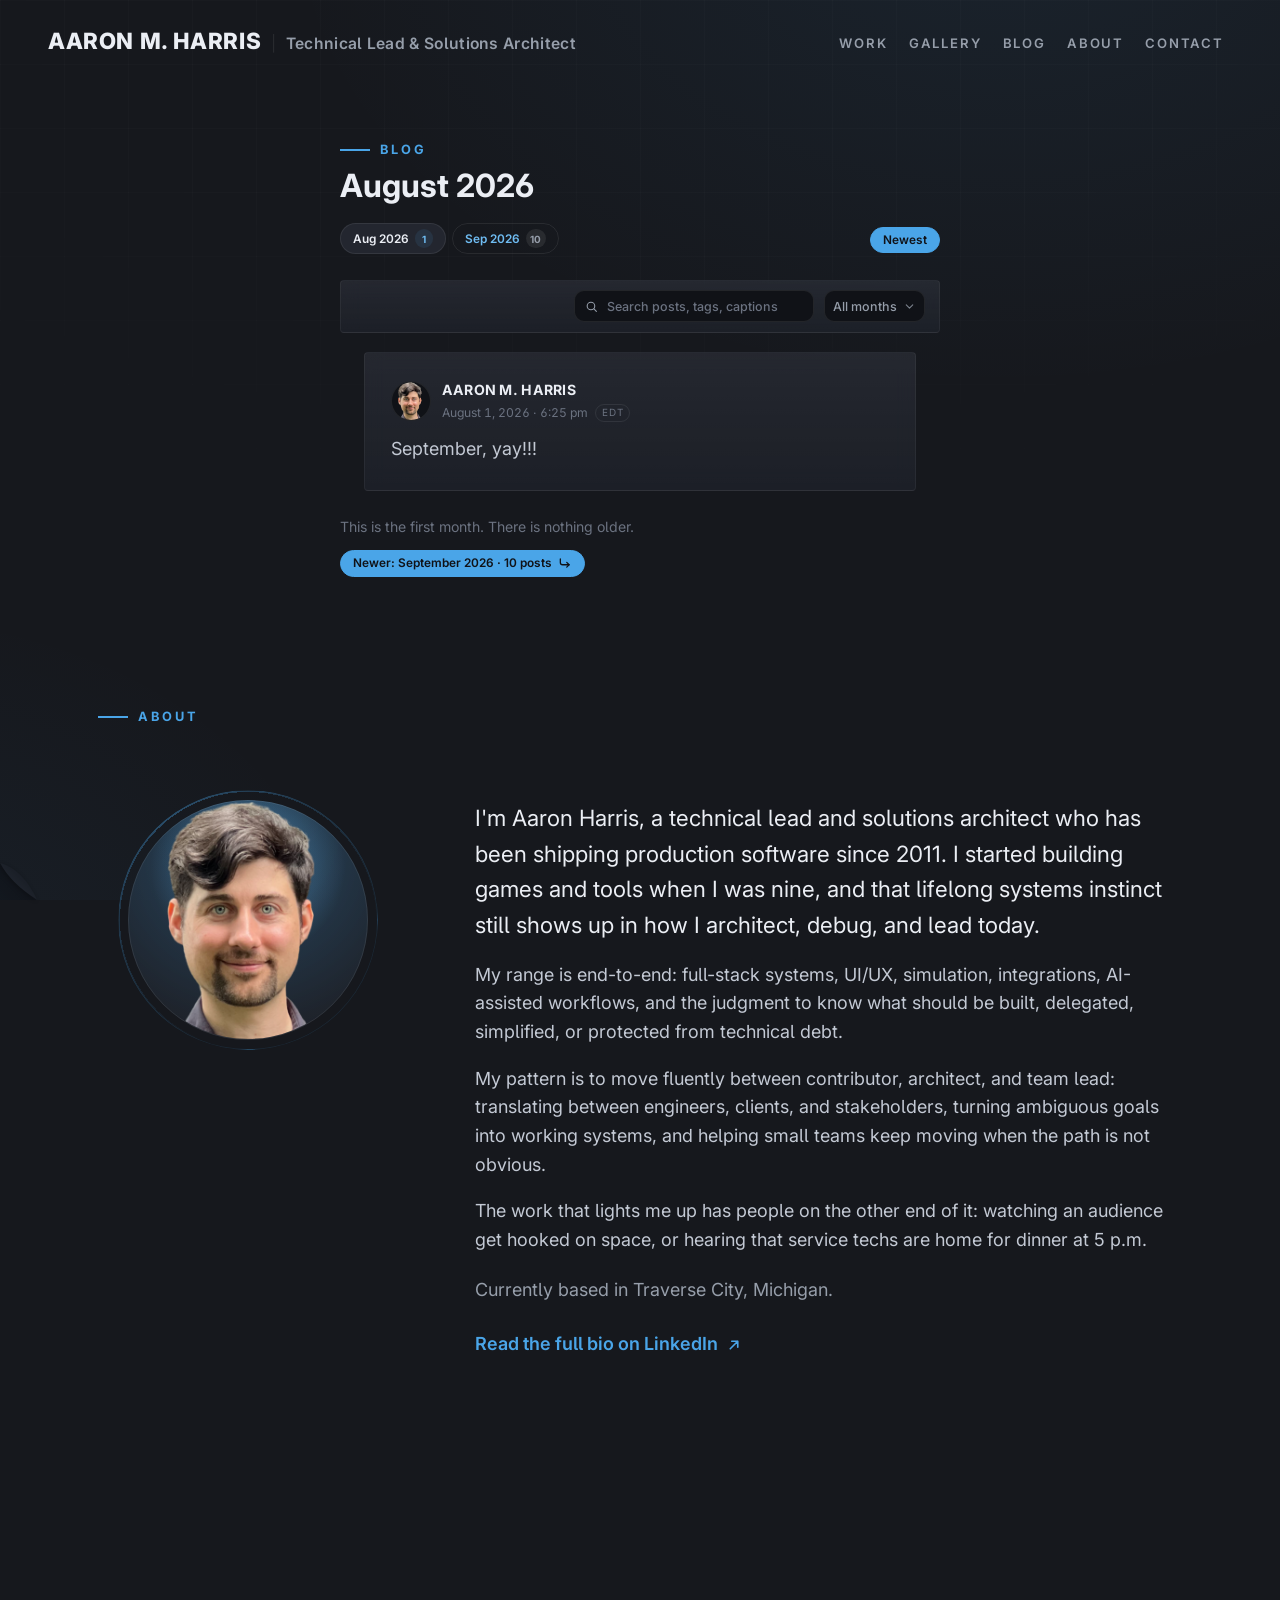
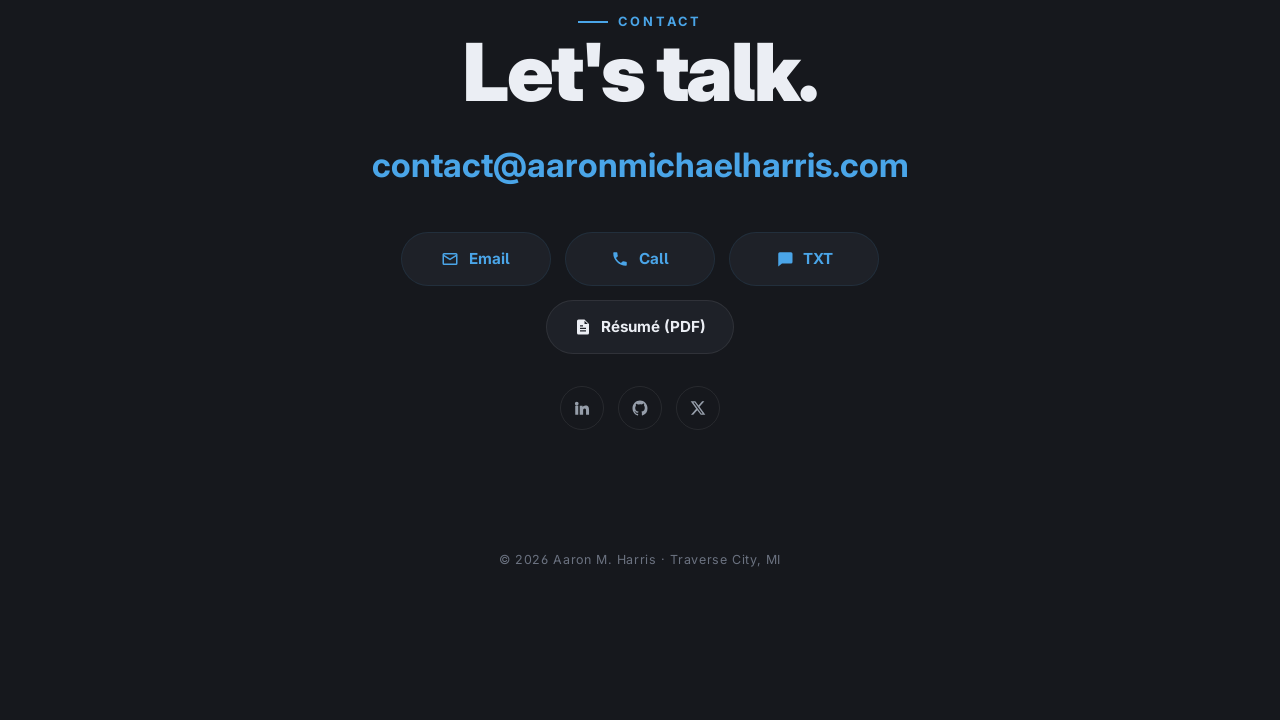
<file: blog/2608.html>
<!DOCTYPE html>
<!-- GENERATED by the blog.html publish engine on 2026-09-24; stamp:tshrh2; hand edits are overwritten -->
<html lang="en">
<head>
  <meta charset="UTF-8" />
  <meta name="viewport" content="width=device-width, initial-scale=1.0" />
  <title>Aaron M. Harris · Blog · August 2026</title>
  <meta name="description" content="Thoughts, musings, and fun new developments from Aaron M. Harris" />
  <link rel="canonical" href="https://aaronmichaelharris.com/blog/2608.html" />
  <link rel="alternate" type="application/atom+xml" title="AARON M. HARRIS - Blog" href="../feed.xml" />
  <meta property="og:type" content="website" />
  <meta property="og:site_name" content="Aaron M. Harris" />
  <meta property="og:title" content="Aaron M. Harris · Blog · August 2026" />
  <meta property="og:description" content="Thoughts, musings, and fun new developments from Aaron M. Harris" />
  <meta property="og:url" content="https://aaronmichaelharris.com/blog/2608.html" />
  <meta property="og:image" content="https://aaronmichaelharris.com/og-image.png" />
  <meta property="og:image:width" content="1200" />
  <meta property="og:image:height" content="630" />
  <meta property="og:image:alt" content="Aaron M. Harris, Technical Lead &amp; Solutions Architect." />
  <meta name="twitter:card" content="summary_large_image" />
  <meta name="twitter:title" content="Aaron M. Harris · Blog · August 2026" />
  <meta name="twitter:description" content="Thoughts, musings, and fun new developments from Aaron M. Harris" />
  <meta name="twitter:image" content="https://aaronmichaelharris.com/og-image.png" />
  <link rel="preconnect" href="https://fonts.googleapis.com" />
  <link rel="preconnect" href="https://fonts.gstatic.com" crossorigin />
  <link href="https://fonts.googleapis.com/css2?family=Inter:ital,opsz,wght@0,14..32,400;0,14..32,500;0,14..32,600;0,14..32,700;0,14..32,800;0,14..32,900;1,14..32,400&display=swap" rel="stylesheet" />
  <link rel="stylesheet" href="../libraries/harrisxrwebengine/engine.css" />
  <link rel="stylesheet" href="../site.css" />
  <script>(function(){var m=/[?&]post=p([0-9a-z]\d{3})/.exec(location.search);if(!m)return;var s=document.createElement("style");s.id="postBoot";s.textContent="main>.bs-post:not(#p"+m[1]+"),.bm-chain{display:none}";document.head.appendChild(s);})();</script>
</head>
<body class="blog-month">
  <div class="progress" id="progress" aria-hidden="true"></div>
  <header class="site-header" id="header">
    <a class="brand" href="../index.html#top" aria-label="Aaron M. Harris — home">
      <!-- AMH monogram mark kept for reuse elsewhere; the inline-circle portrait
           is the active header mark. To revert to the monogram, swap which of
           these two spans is rendered (and see .brand .mark in the CSS). -->
      <!-- <span class="mark" aria-hidden="true">AMH</span> -->
      <span class="brand-portrait" aria-hidden="true">
        <span class="portrait-bg" aria-hidden="true"></span>
        <img src="../aaron-portfolio-portrait-transparent.png" width="512" height="512" alt="" />
      </span>
      <span class="brand__name">
        <!--[edit:brand-title]-->
        <span class="brand__title full">AARON M. HARRIS</span>
        <!--[/edit:brand-title]-->
        <!--[edit:brand-sub]-->
        <span class="brand__sub">Technical Lead &amp; Solutions Architect</span>
        <!--[/edit:brand-sub]-->
      </span>
    </a>

    <button class="nav__toggle" id="navToggle" aria-label="Toggle navigation" aria-expanded="false" aria-controls="nav">
      <span></span><span></span><span></span>
    </button>

    <!-- A nav link names the page it points into, so the same bytes work on
         every page. site.js treats a link naming THIS page as an in-page
         anchor, and marks the item whose href is this page as current.
         "#contact" stays bare: every page has its own contact section. -->
    <nav class="nav" id="nav" aria-label="Primary">
      <div class="nav__links">
        <!--[edit:nav-work]-->
        <a href="../index.html#work">Work</a>
        <!--[/edit:nav-work]-->
        <!--[edit:nav-gallery]-->
        <a href="../gallery.html">Gallery</a>
        <!--[/edit:nav-gallery]-->
        <!--[edit:nav-blog]-->
        <a href="../blog.html">Blog</a>
        <!--[/edit:nav-blog]-->
        <!--[edit:nav-about]-->
        <a href="../about.html">About</a>
        <!--[/edit:nav-about]-->
        <!--[edit:nav-contact]-->
        <a href="#contact">Contact</a>
        <!--[/edit:nav-contact]-->
      </div>
    </nav>
  </header>
  <div class="nav-overlay" id="navOverlay" aria-hidden="true"></div>

  <div class="blog-wrap">
    <div class="bm-top">
      <span class="eyebrow">Blog</span>
      <h1 class="bm-top__month">August 2026</h1>
    </div>
    <nav class="bm-rail" aria-label="Months">
      <ul class="bm-rail__strip">
        <li><a class="bm-chip is-now" href="2608.html" aria-current="page">Aug 2026 <span class="bm-chip__n">1</span></a></li>
        <li><a class="bm-chip" href="2609.html">Sep 2026 <span class="bm-chip__n">10</span></a></li>
      </ul>
      <a class="bm-chip bm-chip--newest" href="2609.html#p0011">Newest</a>
    </nav>
    <div class="bs-bar" id="blogBar">
      <div class="bs-bar__find" id="blogFind"></div>
      <div class="bs-picker" id="blogMonth"></div>
    </div>
    <main>
      <!-- ===== POST 0010 · 260801 ===== -->
      <article class="bs-post" id="p0010" data-id="0010" data-date="260801" data-time="1825" data-zone="EDT" data-tags="" data-title="">
        <header class="bs-post__by">
          <img class="bs-post__avatar" src="../aaron-portfolio-portrait-transparent.png" alt="" />
          <b>AARON M. HARRIS</b>
          <a class="bs-post__when" href="2608.html?post=p0010#p0010"><time datetime="2026-08-01T18:25">August 1, 2026 · 6:25 pm</time><span class="bs-post__zone">EDT</span></a>
        </header>
        <div class="bs-post__body">
<p>September, yay!!!</p>
        </div>
        <script type="text/x-blog-source" data-format="md">
September, yay!!!
</script>
      </article>
      <!-- ===== /POST 0010 ===== -->
    </main>
    <nav class="bm-chain" aria-label="More months">
      <p class="bm-chain__end">This is the first month. There is nothing older.</p>
      <div class="bm-chain__row">
        <a class="bm-chip bm-chip--next" href="2609.html" rel="next">Newer: September 2026 · 10 posts<svg class="bm-chain__i" viewBox="0 0 24 24" fill="none" stroke="currentColor" stroke-width="2.2" stroke-linecap="round" stroke-linejoin="round" aria-hidden="true"><path d="M4 5v6a4 4 0 0 0 4 4h11" /><path d="m15 11 4 4-4 4" /></svg></a>
      </div>
    </nav>
  </div>

  <footer class="site-footer">
    <section class="about" id="about" aria-label="About Aaron">
      <div class="wrap">
        <div class="section-head reveal"><!--[edit:about-eyebrow]--><span class="eyebrow">About</span><!--[/edit:about-eyebrow]--></div>
        <div class="about__grid">
          <div class="reveal">
            <div class="portrait">
              <span class="portrait-bg" aria-hidden="true"></span>
              <img src="../aaron-portfolio-portrait-transparent.png" width="512" height="512"
                   alt="Portrait of Aaron M. Harris." loading="lazy" />
            </div>
          </div>
          <div class="about__body reveal d1">
            <!--[edit:about-lede]-->
            <p class="lede">I'm Aaron Harris, a technical lead and solutions architect who has been shipping production software since 2011. I started building games and tools when I was nine, and that lifelong systems instinct still shows up in how I architect, debug, and lead today.</p>
            <!--[/edit:about-lede]-->
            <!--[edit:about-p1]-->
            <p>My range is end-to-end: full-stack systems, UI/UX, simulation, integrations, AI-assisted workflows, and the judgment to know what should be built, delegated, simplified, or protected from technical debt.</p>
            <!--[/edit:about-p1]-->
            <!--[edit:about-p2]-->
            <p>My pattern is to move fluently between contributor, architect, and team lead: translating between engineers, clients, and stakeholders, turning ambiguous goals into working systems, and helping small teams keep moving when the path is not obvious.</p>
            <!--[/edit:about-p2]-->
            <!--[edit:about-p3]-->
            <p>The work that lights me up has people on the other end of it: watching an audience get hooked on space, or hearing that service techs are home for dinner at 5&nbsp;p.m.</p>
            <!--[/edit:about-p3]-->
            <!--[edit:about-place]-->
            <p class="place">Currently based in Traverse City, Michigan.</p>
            <!--[/edit:about-place]-->
            <!--[edit:about-link]-->
            <a class="textlink" href="https://www.linkedin.com/in/aaronmichaelharris/" target="_blank" rel="noopener">
              Read the full bio on LinkedIn
              <svg viewBox="0 0 24 24" fill="none" stroke="currentColor" stroke-width="2.2" stroke-linecap="round" stroke-linejoin="round" aria-hidden="true"><path d="M7 17 17 7M9 7h8v8"/></svg>
            </a>
            <!--[/edit:about-link]-->
          </div>
        </div>
      </div>
    </section>

    <section class="contact" id="contact" aria-label="Contact">
      <div class="wrap">
        <div class="reveal">
          <!-- Contact is a deliberately centered closing CTA (eyebrow + heading
               + email + buttons all centered). To left-align the eyebrow like
               the Work/About sections instead, remove the "eyebrow--center" class. -->
          <!--[edit:contact-eyebrow]-->
          <span class="eyebrow eyebrow--center">Contact</span>
          <!--[/edit:contact-eyebrow]-->
          <!--[edit:contact-h2]-->
          <h2>Let's talk.</h2>
          <!--[/edit:contact-h2]-->
          <!--[edit:contact-email]-->
          <a class="email" href="mailto:contact@aaronmichaelharris.com">contact@aaronmichaelharris.com</a>
          <!--[/edit:contact-email]-->
        </div>
        <div class="contact__actions reveal d1">
          <div class="contact__row">
            <!--[edit:contact-btn-email]-->
            <a class="contact-btn contact-btn--call" href="mailto:contact@aaronmichaelharris.com" aria-label="Email Aaron">
              <svg viewBox="0 0 24 24" aria-hidden="true"><path d="M4 4h16a2 2 0 0 1 2 2v12a2 2 0 0 1-2 2H4a2 2 0 0 1-2-2V6a2 2 0 0 1 2-2zm0 2v.4l8 5 8-5V6H4zm16 2.7-7.47 4.67a1 1 0 0 1-1.06 0L4 8.7V18h16V8.7z"/></svg>
              Email
            </a>
            <!--[/edit:contact-btn-email]-->
            <!--[edit:contact-btn-call]-->
            <a class="contact-btn contact-btn--call" href="tel:+16162168641" aria-label="Call Aaron">
              <svg viewBox="0 0 24 24" aria-hidden="true"><path d="M6.6 10.8a15.5 15.5 0 0 0 6.6 6.6l2.2-2.2a1 1 0 0 1 1-.24 11.4 11.4 0 0 0 3.6.58 1 1 0 0 1 1 1V20a1 1 0 0 1-1 1A17 17 0 0 1 3 4a1 1 0 0 1 1-1h3.5a1 1 0 0 1 1 1 11.4 11.4 0 0 0 .58 3.6 1 1 0 0 1-.25 1z"/></svg>
              Call
            </a>
            <!--[/edit:contact-btn-call]-->
            <!--[edit:contact-btn-txt]-->
            <a class="contact-btn contact-btn--call" href="sms:+16162168641" aria-label="Text Aaron">
              <svg viewBox="0 0 24 24" aria-hidden="true"><path d="M4 3h16a2 2 0 0 1 2 2v11a2 2 0 0 1-2 2H8l-5 4V5a2 2 0 0 1 2-2zm3 6h10v1.6H7zm0 3.4h7V14H7z"/></svg>
              TXT
            </a>
            <!--[/edit:contact-btn-txt]-->
          </div>
          <!--[edit:contact-btn-resume]-->
          <a class="contact-btn" href="../Aaron_Harris_Resume.pdf" target="_blank" rel="noopener" aria-label="Download résumé (PDF)">
            <svg viewBox="0 0 24 24" aria-hidden="true"><path d="M14 2H6a2 2 0 0 0-2 2v16a2 2 0 0 0 2 2h12a2 2 0 0 0 2-2V8zm0 1.5L18.5 8H14zM8 13h8v1.6H8zm0 3.2h8V18H8zm0-6.4h4v1.6H8z"/></svg>
            Résumé (PDF)
          </a>
          <!--[/edit:contact-btn-resume]-->
        </div>

        <div class="social-mini reveal d2">
          <a href="https://www.linkedin.com/in/aaronmichaelharris/" target="_blank" rel="noopener" aria-label="LinkedIn">
            <svg viewBox="0 0 24 24" aria-hidden="true"><path d="M4.98 3.5a2.5 2.5 0 1 1 0 5 2.5 2.5 0 0 1 0-5zM3 9h4v12H3zM9 9h3.8v1.7h.05c.53-1 1.83-2.06 3.77-2.06 4.03 0 4.78 2.65 4.78 6.1V21h-4v-5.4c0-1.29-.02-2.95-1.8-2.95-1.8 0-2.08 1.4-2.08 2.85V21H9z"/></svg>
          </a>
          <a href="https://github.com/aaronmharrisamh" target="_blank" rel="noopener" aria-label="GitHub">
            <svg viewBox="0 0 24 24" aria-hidden="true"><path d="M12 2C6.48 2 2 6.58 2 12.25c0 4.53 2.87 8.37 6.84 9.73.5.1.68-.22.68-.49 0-.24-.01-.87-.01-1.71-2.78.62-3.37-1.37-3.37-1.37-.45-1.18-1.11-1.49-1.11-1.49-.91-.64.07-.63.07-.63 1 .07 1.53 1.06 1.53 1.06.89 1.56 2.34 1.11 2.91.85.09-.66.35-1.11.63-1.37-2.22-.26-4.56-1.14-4.56-5.06 0-1.12.39-2.03 1.03-2.75-.1-.26-.45-1.3.1-2.7 0 0 .84-.28 2.75 1.05A9.4 9.4 0 0 1 12 6.84c.85 0 1.71.12 2.51.34 1.91-1.33 2.75-1.05 2.75-1.05.55 1.4.2 2.44.1 2.7.64.72 1.03 1.63 1.03 2.75 0 3.93-2.34 4.79-4.57 5.05.36.32.68.94.68 1.9 0 1.37-.01 2.48-.01 2.82 0 .27.18.6.69.49A10.02 10.02 0 0 0 22 12.25C22 6.58 17.52 2 12 2z"/></svg>
          </a>
          <a href="https://x.com/aaronmharrisamh" target="_blank" rel="noopener" aria-label="X (Twitter)">
            <svg viewBox="0 0 24 24" aria-hidden="true"><path d="M17.53 3H20.5l-6.5 7.43L21.75 21h-6.02l-4.71-6.16L5.6 21H2.63l6.95-7.95L2.25 3h6.17l4.26 5.63zm-1.06 16.2h1.65L7.6 4.72H5.83z"/></svg>
          </a>
        </div>
      </div>

      <!--[edit:endbar]-->
      <div class="endbar">© 2026 Aaron M. Harris · Traverse City, MI</div>
      <!--[/edit:endbar]-->
    </section>
  </footer>
  <script id="blogManifest" type="text/plain" data-ced="blog">
months:2609 2608
</script>
  <script defer src="../libraries/harrisxrwebengine/release.js"></script>
  <script defer src="../site.config.js"></script>
  <script defer src="../libraries/harrisxrwebengine/site.js"></script>
  <script defer src="../libraries/harrisxrwebengine/work.js"></script>
  <script defer src="../libraries/harrisxrwebengine/imagesengine.js"></script>
  <script defer src="../libraries/harrisxrwebengine/blog.js"></script>
  <script defer src="../libraries/harrisxrwebengine/tool.js"></script>
  <script defer src="../libraries/harrisxrwebengine/publish.js"></script>
</body>
</html>
</file>
<file: libraries/harrisxrwebengine/engine.css>
/* ============================================================
   engine.css - the style of everything the engine draws or drives:
   the base its parts stand on, the carousel, the gallery grid, the
   lightbox and the drawer, the Latest block, the reveal, the blog
   stream and its month pages, and the players.

   Every page links this file first and the host's site.css second,
   so a host rule wins a tie. The editor injects its own rules into
   <head> at runtime, after both files, so the editor wins a tie with
   either.

   THE THEME. Every color, font, space, shape and motion value here is
   a token on :root. Section 1 gives each token a default, so a host
   that sets none still gets a readable engine. A host sets a token in
   its own :root to change it. The tokens are the contract. A custom
   property that a part sets on its own element is internal.

   Rule: do not reorder a block to tidy the file. CSS resolves ties
   by source order, so a moved block can change the page without
   changing a single declaration.

   Sections:
     1. FOUNDATION                  4. OVERLAYS
     2. CAROUSEL                    5. LATEST
     3. GALLERY                     6. REVEAL AND BLOG
   ============================================================ */

/* ============================================================
   1. FOUNDATION
   ------------------------------------------------------------
   The theme tokens and their defaults, the reset and the base, the
   shared type, and the edit launcher.
   ============================================================ */

/* ------------------------------------------------------------
   THE THEME TOKENS
   ------------------------------------------------------------
   The defaults. A host sets any of them in its own :root, which
   loads after this file. */
:root {
  /* surfaces */
  --bg:        #16181d;
  --bg-deep:   #101217;
  --panel:     #1e2128;
  --panel-2:   #23262f;
  --line:      rgba(255,255,255,.08);
  --line-soft: rgba(255,255,255,.05);

  /* text */
  --text:      #ebeef4;
  --text-soft: #c3c9d4;
  --muted:     #969eaa;
  --dim:       #6b7280;

  /* accent: the one color that marks what acts */
  --accent:        #4aa5e8;
  --accent-bright: #6fbcf2;
  --accent-deep:   #2e87cf;
  --accent-glow:   rgba(74,165,232,.35);
  --accent-faint:  rgba(74,165,232,.10);

  /* staged accents; the editor paints with the yellow and the orange */
  --c-orange: #f0883e;
  --c-yellow: #f2c14e;
  --c-lime:   #b5e853;

  /* type */
  --font: "Inter", -apple-system, BlinkMacSystemFont, "Segoe UI", Roboto,
          Helvetica, Arial, sans-serif;

  /* space */
  --section-pad: clamp(4rem, 9.5vw, 8rem);
  --gutter:      clamp(1.25rem, 5vw, 3rem);
  --maxw:        1180px;

  /* shape and motion */
  --radius:    16px;
  --radius-sm: 10px;
  --ease:      cubic-bezier(.22, 1, .36, 1);
  --ease-soft: cubic-bezier(.4, 0, .2, 1);
}

/* ------------------------------------------------------------
   RESET + BASE
   ------------------------------------------------------------ */
*, *::before, *::after { box-sizing: border-box; }
* { margin: 0; }

html { scroll-behavior: smooth; -webkit-text-size-adjust: 100%; }

body {
  font-family: var(--font);
  background: var(--bg);
  color: var(--text);
  line-height: 1.6;
  font-size: clamp(1rem, .55vw + .9rem, 1.125rem);
  font-feature-settings: "cv05" 1, "ss01" 1, "cv02" 1;
  -webkit-font-smoothing: antialiased;
  text-rendering: optimizeLegibility;
  overflow-x: hidden;
}

img { max-width: 100%; height: auto; display: block; }
a { color: inherit; text-decoration: none; }

::selection { background: var(--accent); color: #06121d; }

:focus-visible {
  outline: 2px solid var(--accent-bright);
  outline-offset: 3px;
  border-radius: 4px;
}

/* ------------------------------------------------------------
   SHARED TYPE
   ------------------------------------------------------------
   The eyebrow, the text link and the text sizes. Pages carry them,
   and the generator and the editor write them too. */
.eyebrow {
  font-size: .8rem;
  font-weight: 700;
  letter-spacing: .22em;
  text-transform: uppercase;
  color: var(--accent);
  display: inline-flex;
  align-items: center;
  gap: .65rem;
}
.eyebrow::before {
  content: "";
  width: 30px; height: 2px;
  background: var(--accent);
  display: inline-block;
}
/* centered variant — used by the Contact closing CTA */
.eyebrow--center { justify-content: center; }

.textlink {
  display: inline-flex; align-items: center; gap: .45rem;
  color: var(--accent); font-weight: 600;
  border-bottom: 1px solid transparent;
  transition: border-color .3s, gap .3s var(--ease), color .3s;
  width: fit-content;
}
.textlink:hover { border-bottom-color: var(--accent); gap: .75rem; color: var(--accent-bright); }
.textlink svg { width: 1em; height: 1em; }

/* text-size utilities — the copy sizes this page already uses, exposed as
   named classes for inline <span> wraps (the built-in site editor's toolbar
   inserts these; safe to hand-author anywhere). em-based, so each step is
   relative to the text it sits inside:
     xs ≈ chip size (.76rem on body copy) · sm ≈ meta/eyebrow (.85rem)
     lg ≈ lede step-up (1.15×)            · xl ≈ full lede (1.4×) */
.text-xs { font-size: .76em; }
.text-sm { font-size: .85em; }
.text-lg { font-size: 1.15em; }
.text-xl { font-size: 1.4em; }


/* ------------------------------------------------------------
   THE EDIT LAUNCHER
   ------------------------------------------------------------
   The page corner peels back to show the word underneath. tool.js
   builds it at load, on every page, so nothing here is authored into
   a file and nothing here can reach an export.

   The whole thing is one SVG, and its paint order does the layering:
   the page under the corner, then the word, then the flap. SVG draws
   in document order, so the flap covers the word and the curl
   uncovers it. There is no z-index inside the button.

   The free edge of the flap is a curve rather than a crease, which is
   what makes it read as paper that rolled rather than folded.

   Above everything: the editor's panel is 3100, its scrim 3200, its
   modal 3300, the composer 3300. The way out of the editor must never
   be behind the editor.

   Which corner comes from data-corner, which tool.js sets. The art is
   drawn for the bottom left and the other three mirror it, so moving
   it is one word in tool.js and no new path data. */
.amh-edit {
  position: fixed;
  z-index: 4000;
  width: 132px;
  height: 132px;
  padding: 0;
  border: 0;
  background: none;
  cursor: pointer;
  opacity: .5;
  transition: opacity .34s var(--ease-soft);
}
.amh-edit[data-corner="bottom-left"]  { left: 0;  bottom: 0; }
.amh-edit[data-corner="bottom-right"] { right: 0; bottom: 0; transform: scaleX(-1); }
.amh-edit[data-corner="top-left"]     { left: 0;  top: 0;    transform: scaleY(-1); }
.amh-edit[data-corner="top-right"]    { right: 0; top: 0;    transform: scale(-1); }

.amh-edit__art { display: block; width: 100%; height: 100%; overflow: visible; }

/* The paper. Both paths scale from the corner itself, so the peel grows out
   of it rather than sliding in from somewhere else. */
.amh-edit__paper {
  transform-box: view-box;
  transform-origin: 0 150px;
  transform: scale(.30);
  transition: transform .55s var(--ease);
}
.amh-edit__hole { fill: url(#amhHole); }
.amh-edit__flap {
  fill: url(#amhFlap);
  filter: drop-shadow(-4px 4px 9px rgba(0, 0, 0, .72));
}

/* The word sits between the two, so it needs no stacking rule of its own,
   and it is clipped to the hole, so it is drawn only where the page has
   peeled away. There is no opacity transition: a second animation on a
   timer could show the word over paper that had not lifted yet, and would
   reverse at a different rate when the pointer left. One motion drives the
   paper, the clip and the reveal together. */
.amh-edit__word {
  fill: var(--accent-bright);
  font: 700 13px/1 Consolas, "Courier New", monospace;
  letter-spacing: .24em;
}
.amh-edit__word--exit { display: none; }
.amh-edit.is-on .amh-edit__word--edit { display: none; }
.amh-edit.is-on .amh-edit__word--exit { display: block; }

.amh-edit:hover,
.amh-edit:focus-visible,
.amh-edit.is-on { opacity: 1; }

.amh-edit:hover .amh-edit__paper,
.amh-edit:focus-visible .amh-edit__paper,
.amh-edit.is-on .amh-edit__paper { transform: scale(1); }

.amh-edit.is-on .amh-edit__word { fill: var(--accent); }

/* The button has no box of its own, so the focus ring goes on the art. */
.amh-edit:focus-visible { outline: none; }
.amh-edit:focus-visible .amh-edit__flap {
  filter: drop-shadow(-4px 4px 9px rgba(0, 0, 0, .72))
          drop-shadow(0 0 0 2px var(--accent));
}

@media (prefers-reduced-motion: reduce) {
  .amh-edit, .amh-edit__paper { transition: none; }
}

/* ============================================================
   2. CAROUSEL
   ------------------------------------------------------------
   The image carousel that work.js builds from a plain list of
   <img>: on a project card, in a deep dive and in a blog post.
   ============================================================ */

/* ------------------------------------------------------------
   PROJECT IMAGE GALLERY
   Authoring stays simple: each project owns a plain `.gallery`
   list of <img> tags. JS turns that into a restrained, cinematic
   image stage with an in-frame HUD, progress timeline, swipe,
   and lightbox support.
   ------------------------------------------------------------ */

/* Fallback for a gallery work.js has not built yet, or never will.
   Show the first image only. All of them would stack down the page. */
.gallery:not(.is-ready) > img { display: none; width: 100%; border-radius: var(--radius); }
.gallery:not(.is-ready) > img:first-of-type { display: block; }

.gallery.is-ready { display: block; width: 100%; min-width: 0; }

/* The holder stacks the view and, when a photo has a caption, the caption
   strip under it. The frame layer fills the holder behind both: the ambient
   backdrop, the progress timeline, and the optional preview chip.

   Its width keeps the view no taller than --gallery-screen of the screen's
   height, so a tall frame gets narrower and stays centered. work.js writes
   both numbers: the ratio on the holder, the share of the screen on the
   body. The vh line stands in for a browser that has no svh. */
.gallery__holder {
  position: relative;
  width: 100%;
  width: min(100%, calc(var(--gallery-screen, .85) * 100vh * var(--gallery-ratio, 1.7778)));
  width: min(100%, calc(var(--gallery-screen, .85) * 100svh * var(--gallery-ratio, 1.7778)));
  max-width: 100%;
  margin-inline: auto;
  isolation: isolate;
  cursor: zoom-in;          /* the image area opens the lightbox */
  touch-action: pan-y;      /* vertical scroll stays native; horizontal = swipe */
}

/* The view: the photo area, in the frame's shape. work.js works the shape
   out from the photos or takes the wrapper's data-shape; see its section 5. */
.gallery__view {
  position: relative;
  aspect-ratio: var(--gallery-ratio, 16 / 9);
}

/* Glassy media surface. The active image is also mirrored into a blurred
   ambience layer, so screenshots/photos color the frame without extra assets. */
.gallery__frame {
  position: absolute; inset: 0;
  overflow: hidden;
  border-radius: 10px;
  border: 1px solid rgba(255,255,255,.11);
  background:
    radial-gradient(140% 120% at 50% 0%, rgba(255,255,255,.06), rgba(255,255,255,0) 56%),
    #090c12;
  box-shadow:
    inset 0 1px 0 rgba(255,255,255,.10),
    inset 0 -1px 0 rgba(0,0,0,.52),
    0 28px 80px -44px rgba(0,0,0,1);
}
.gallery__frame::before,
.gallery__frame::after {
  content: "";
  position: absolute;
  inset: 0;
  pointer-events: none;
}
.gallery__frame::before {
  z-index: 0;
  background:
    radial-gradient(80% 80% at 18% 12%, rgba(74,165,232,.16), rgba(74,165,232,0) 58%),
    radial-gradient(64% 72% at 88% 88%, rgba(255,255,255,.07), rgba(255,255,255,0) 62%),
    linear-gradient(120deg, rgba(255,255,255,.055), transparent 28%, transparent 72%, rgba(255,255,255,.035));
}
.gallery__frame::after {
  z-index: 4;
  background:
    linear-gradient(180deg, rgba(5,8,12,.16), transparent 28%, transparent 54%, rgba(4,7,12,.66)),
    linear-gradient(90deg, rgba(0,0,0,.20), transparent 22%, transparent 78%, rgba(0,0,0,.18));
}
.gallery__ambient {
  position: absolute;
  inset: -16%;
  width: 132%;
  height: 132%;
  object-fit: cover;
  z-index: 0;
  opacity: 0;
  pointer-events: none;
  filter: blur(34px) saturate(1.16) brightness(.72);
  transform: scale(1.05);
  transition: opacity .52s var(--ease), transform .75s var(--ease);
}
.gallery__ambient.is-active {
  opacity: .46;
  transform: scale(1.02);
}

/* The active work image stays contained and inspectable. */
.gallery__stage {
  position: absolute;
  inset: clamp(14px, 2.45%, 26px);
  z-index: 2;
  border-radius: 7px;
}

/* each photo: contained (any ratio fits, never stretched), centered,
   floating on the holder with a faint drop shadow, cross-faded. */
.gallery__img {
  position: absolute; inset: 0; margin: auto;       /* centered in the stage */
  max-width: 100%; max-height: 100%;
  width: auto; height: auto;        /* shrink large photos to fit; never upscale
                                       a small one to mush (it stays crisp + centered) */
  opacity: 0;
  pointer-events: none;
  border-radius: 6px;
  transform: translateZ(0) scale(.985);
  transition: opacity .46s var(--ease), transform .5s var(--ease), filter .5s var(--ease);
  filter: drop-shadow(0 20px 34px rgba(0,0,0,.46));
}
.gallery__img.is-active { opacity: 1; transform: translateZ(0) scale(1); }
/* Display True Pixel Size. The frame already draws a photo at its own size.
   Its corners are not rounded, because a rounded corner clips the pixels
   of a small image. A small photo keeps hard pixel edges where a screen
   draws it larger than its file; the engine writes data-crisp only on a
   photo that small. */
.gallery__img[data-truesize] { border-radius: 0; }
.gallery__img[data-crisp] { image-rendering: pixelated; }

.gallery__hud {
  position: absolute;
  inset: clamp(10px, 2.2%, 18px);
  z-index: 7;
  pointer-events: none;
}

/* THE CAPTION STRIP. It sits under the view, on the frame's backdrop, so a
   caption never covers a photo and never waits for a hover. It holds the
   label at the left and the arrow rocker at the right. A carousel whose
   photos have no caption has no strip. The strip takes no pointer: a tap on
   it falls through to the frame and opens the viewer, as a tap on the photo
   does, and the rocker asks for the pointer back. */
.gallery__strip {
  position: relative;
  z-index: 7;
  display: flex;
  align-items: center;
  gap: .6rem;
  padding: 0 clamp(10px, 2.2%, 18px) clamp(12px, 2vw, 18px);
  pointer-events: none;
}

/* The editorial label: a left rule, a dot, and the caption, always shown. */
.gallery__caption {
  flex: 0 1 auto;
  min-width: 0;
  max-width: min(100%, 36rem);
  pointer-events: none;     /* a quiet label; taps fall through to swipe / lightbox */
  display: flex;
  align-items: center;
  min-height: 2.18rem;
  padding: .48rem .78rem;
  border-left: 2px solid rgba(111,188,242,.76);
  border-radius: 0 8px 8px 0;
  background:
    linear-gradient(90deg, rgba(6,9,14,.84), rgba(6,9,14,.54) 74%, rgba(6,9,14,0));
  box-shadow:
    inset 0 1px 0 rgba(255,255,255,.07),
    0 18px 44px -30px rgba(0,0,0,.95);
  -webkit-backdrop-filter: blur(14px) saturate(1.14);
          backdrop-filter: blur(14px) saturate(1.14);
}
/* A photo with no caption keeps the label's place, so the strip keeps one
   height from photo to photo. */
.gallery__caption.is-empty { visibility: hidden; }
.gallery__caption::before {
  content: "";
  flex: 0 0 auto;
  width: .42rem;
  height: .42rem;
  margin-right: .52rem;
  border-radius: 50%;
  background: var(--accent-bright);
  box-shadow: 0 0 18px rgba(74,165,232,.35);
}
/* One grid cell holds the caption on screen and a hidden copy of every
   caption in the carousel, so the cell is as tall as the longest caption at
   its width. A caption takes two lines at most. */
.gallery__caption-cell {
  display: grid;
  flex: 1 1 auto;
  min-width: 0;
}
.gallery__caption-text,
.gallery__caption-sizer {
  grid-area: 1 / 1;
  align-self: center;       /* a short caption sits in the middle of a tall cell, not at its top */
  min-width: 0;
  text-align: left;
  color: rgba(235,238,244,.94);
  font-size: .75rem;
  font-weight: 780;
  letter-spacing: 0;
  line-height: 1.4;
  overflow-wrap: anywhere;
  display: -webkit-box;
  -webkit-box-orient: vertical;
  -webkit-line-clamp: 2;
  overflow: hidden;
  text-shadow: 0 1px 12px rgba(0,0,0,.5);
}
.gallery__caption-sizer { visibility: hidden; }
/* the display rule above would otherwise keep a hidden caption on screen */
.gallery__caption-text[hidden] { display: none; }
.gallery__counter {
  position: absolute;
  top: 0;
  right: 0;
  min-width: 3.7rem;
  padding: .46rem .58rem;
  text-align: center;
  color: rgba(235,238,244,.92);
  font-size: .66rem;
  font-weight: 900;
  line-height: 1;
  letter-spacing: 0;
  font-variant-numeric: tabular-nums;
  white-space: nowrap;
  border: 1px solid rgba(255,255,255,.105);
  border-radius: 999px;
  background: rgba(8,12,18,.52);
  box-shadow: inset 0 1px 0 rgba(255,255,255,.08), 0 14px 36px -28px rgba(0,0,0,.9);
  -webkit-backdrop-filter: blur(14px) saturate(1.14);
          backdrop-filter: blur(14px) saturate(1.14);
  text-shadow: 0 0 16px rgba(74,165,232,.18);
  pointer-events: none;
  opacity: 0;
  transform: translateY(-6px);
  /* Slow, soft fade so the count glides in on a change and dissolves back out
     (the JS reveal timer holds it visible in between). */
  transition: opacity .62s var(--ease-soft), transform .62s var(--ease-soft);
}
.gallery__counter.is-visible,
.gallery__holder:focus-within .gallery__counter {
  opacity: 1;
  transform: translateY(0);
}
@media (hover: hover) and (pointer: fine) {
  .gallery__holder:hover .gallery__counter {
    opacity: 1;
    transform: translateY(0);
  }
}
.gallery__nav-cluster {
  position: absolute;
  right: 0;
  bottom: clamp(12px, 2vw, 18px);
  pointer-events: auto;
  display: flex;
  align-items: center;
  gap: .18rem;
  padding: .24rem;
  border: 1px solid rgba(255,255,255,.11);
  border-radius: 999px;
  background: rgba(8,12,18,.58);
  box-shadow:
    inset 0 1px 0 rgba(255,255,255,.09),
    0 18px 42px -28px rgba(0,0,0,.95);
  -webkit-backdrop-filter: blur(16px) saturate(1.18);
          backdrop-filter: blur(16px) saturate(1.18);
}
.gallery__nav-cluster::before {
  content: "";
  position: absolute;
  left: 50%;
  top: .58rem;
  bottom: .58rem;
  width: 1px;
  background: rgba(255,255,255,.09);
  transform: translateX(-50%);
}
/* In the strip the rocker is part of the row, at its right end. */
.gallery__strip .gallery__nav-cluster {
  position: relative;
  right: auto;
  bottom: auto;
  flex: none;
  margin-left: auto;
}

/* PREV / NEXT ARROWS — built once per used location (image / bar / dots) and
   placed there in the DOM; hidden by default and shown for the chosen
   placement per breakpoint via the body.ga-d-<mode> / .ga-m-<mode> classes.
   Base look is a minimal inline-SVG chevron; image mode overrides it below. */
.gallery__nav {
  display: none; place-items: center;   /* becomes grid when shown */
  border: 1px solid transparent;
  background: none;
  padding: 0;
  color: var(--muted); cursor: pointer;
  transition: color .2s, background .25s, border-color .25s, opacity .25s, transform .25s;
}
.gallery__nav svg { width: 15px; height: 15px; display: block; }
.gallery__nav:hover { color: var(--text); }

/* show the chosen placement for each breakpoint */
@media (min-width: 881px) {
  body.ga-d-image .gallery__nav--image { display: grid; }
  body.ga-d-bar   .gallery__nav--bar   { display: grid; }
  body.ga-d-dots  .gallery__nav--dots  { display: grid; }
}
@media (max-width: 880px) {
  body.ga-m-image .gallery__nav--image { display: grid; }
  body.ga-m-bar   .gallery__nav--bar   { display: grid; }
  body.ga-m-dots  .gallery__nav--dots  { display: grid; }
}

/* BAR placement: a floating two-button nav rocker. */
.gallery__nav--bar {
  flex: 0 0 auto;
  width: 2.18rem;
  height: 2.18rem;
  border-radius: 999px;
  color: rgba(235,238,244,.78);
  border-color: transparent;
  background: transparent;
}
.gallery__nav--bar:hover {
  color: #fff;
  background: rgba(74,165,232,.18);
  border-color: rgba(74,165,232,.20);
  transform: scale(1.04);
}

/* DOTS placement: chevrons flanking the centered progress rail if selected. */
.gallery__nav--dots { flex: 0 0 auto; width: 1.9rem; height: 1.9rem; border-radius: 999px; }
.gallery__nav--dots.gallery__nav--prev { margin-right: .15rem; }
.gallery__nav--dots.gallery__nav--next { margin-left: .15rem; }

/* IMAGE placement: circular overlay button on the photo's edges, revealed on
   hover / focus (and always shown on touch), like the original style. */
.gallery__nav--image {
  position: absolute; top: 50%; transform: translateY(-50%);
  width: 42px; height: 42px; z-index: 3; opacity: 0;
  border: 1px solid var(--line); border-radius: 50%;
  background: rgba(8,12,20,.55); color: var(--text-soft);
}
.gallery__nav--image.gallery__nav--prev { left: 12px; }
.gallery__nav--image.gallery__nav--next { right: 12px; }
.gallery__holder:hover .gallery__nav--image,
.gallery__nav--image:focus-visible { opacity: 1; }
.gallery__nav--image:hover { background: rgba(8,12,20,.85); border-color: var(--accent); color: #fff; }
@media (hover: none) { .gallery__nav--image { opacity: 1; } }

/* Full-width timeline at the bottom of the frame. Each segment remains a real
   button, but the visual reads like an integrated media scrub line. */
.gallery__dots {
  position: absolute;
  left: 0;
  right: 0;
  bottom: 0;
  z-index: 8;
  display: flex;
  flex-wrap: nowrap;
  justify-content: stretch;
  align-items: stretch;
  gap: 2px;
  margin: 0;
  height: 3px;
  pointer-events: auto;
}
.gallery__dot {
  position: relative;
  flex: 1 1 0;
  width: auto;
  height: 3px;
  padding: 0;
  overflow: hidden;
  border: 0;
  border-radius: 0;
  background: rgba(255,255,255,.16);
  cursor: pointer;
  opacity: 1;
  transition: background .25s, box-shadow .25s;
}
.gallery__dot img {
  display: none;
}
.gallery__dot:hover { background: rgba(255,255,255,.34); }
.gallery__dot.is-active {
  background: linear-gradient(90deg, var(--accent-bright), var(--accent-deep));
  box-shadow: 0 0 20px rgba(74,165,232,.34);
}

/* Optional next-image teaser, now a restrained top-right preview chip. */
.gallery__preview {
  position: absolute;
  left: clamp(12px, 2.35%, 20px);
  top: clamp(12px, 2.35%, 20px);
  width: 19%;
  max-width: 118px;
  aspect-ratio: 4 / 3;
  padding: 0;
  overflow: hidden;
  cursor: pointer;
  z-index: 7;
  opacity: .62;
  border: 1px solid rgba(255,255,255,.18);
  background: rgba(10,13,18,.62);
  box-shadow: 0 18px 42px -24px rgba(0,0,0,.95);
  border-radius: 8px;
  transform: translateY(-3px) scale(.98);
  transition: transform .28s var(--ease), border-color .28s, opacity .28s;
  -webkit-backdrop-filter: blur(12px);
          backdrop-filter: blur(12px);
}
.gallery__holder:hover .gallery__preview,
.gallery__preview:focus-visible {
  opacity: 1;
  transform: translateY(0) scale(1);
}
.gallery__preview:hover { border-color: rgba(74,165,232,.55); }
.gallery__preview img { width: 100%; height: 100%; object-fit: cover; display: block; }

/* keyboard focus rings on the gallery controls (the arrow also reveals
   itself on focus via the rule above). */
.gallery__nav:focus-visible,
.gallery__dot:focus-visible,
.gallery__preview:focus-visible {
  outline: 2px solid var(--accent); outline-offset: 2px;
}

/* single-image galleries: no arrows, no dots, no preview. */
.gallery--single .gallery__nav,
.gallery--single .gallery__dots,
.gallery--single .gallery__preview { display: none; }

@media (hover: none) {
  .gallery__preview { opacity: .86; transform: none; }
}

@media (max-width: 880px) {
  .gallery__stage { inset: clamp(10px, 2.8%, 18px); }
  .gallery__hud { inset: 9px; }
  .gallery__strip { padding: 0 9px 10px; }
  .gallery__caption {
    min-height: 2.08rem;
    padding: .4rem .62rem;
  }
  .gallery__caption-text,
  .gallery__caption-sizer { font-size: .72rem; }
  .gallery__counter { min-width: 3rem; font-size: .62rem; }
  .gallery__nav-cluster { padding: .2rem; }
  .gallery__nav--bar { width: 1.82rem; height: 1.82rem; }
  .gallery__preview { width: 22%; max-width: 96px; }
}

@media (max-width: 440px) {
  .gallery__caption { padding-inline: .54rem; }
  .gallery__caption::before { width: .34rem; height: .34rem; margin-right: .42rem; }
  .gallery__caption-text,
  .gallery__caption-sizer { font-size: .68rem; }
  .gallery__counter { min-width: 2.72rem; font-size: .58rem; }
  .gallery__nav--bar { width: 1.66rem; height: 1.66rem; }
  .gallery__nav--bar svg { width: 13px; height: 13px; }
  .gallery__preview { width: 25%; }
}

@media (prefers-reduced-motion: reduce) {
  .gallery__ambient, .gallery__img, .gallery__media, .gallery__nav, .gallery__preview, .gallery__counter { transition: none; }
}

/* ============================================================
   3. GALLERY
   ------------------------------------------------------------
   The gallery page's six-column train grid, which gallery.js
   packs, and its collapse on a narrow screen.
   ============================================================ */

/* ------------------------------------------------------------
   THE SIX-COLUMN TRAIN GRID
   ------------------------------------------------------------
   One project is one train. A train opens with its title band,
   spanning all six columns and exactly one row tall, and then its
   tiles.

   The invariant: every tile is exactly one row tall, and the widths
   in a row add to exactly six. An interior hole is therefore
   impossible rather than avoided, which is why the packer in Phase 4
   Part 2 is a small problem instead of a large one. Only the last row
   of a train may be short.

   The row height is one value for the whole grid. A tile that is
   wider is more panoramic, not taller, and that is the look.

   data-span is the width a tile is DRAWN at. data-w, on the same
   element, is the width the image PREFERS. They are equal in authored
   markup; the packer changes only the first. */
/* The section number is counted, never typed. A train moved or added by the
   editor numbers itself, and so does one moved by hand in the source. */
.gal { padding: 0 0 var(--section-pad); counter-reset: train; }

.gal-train {
  display: grid;
  /* The column count, declared as well as applied. gallery.js reads this
     rather than counting the computed tracks: once it has written an inline
     span, a tile wider than the grid creates implicit tracks and the computed
     value no longer describes the breakpoint. Keep the two in step. */
  --gal-cols: 6;
  grid-template-columns: repeat(6, 1fr);
  gap: var(--gal-gap, 14px);
  counter-increment: train;
  margin-bottom: clamp(2rem, 4vw, 3.2rem);
  /* One height for every tile in the grid. It is set on the tile and not as
     grid-auto-rows, because the title band is a grid item too and has to size
     to its own text: a band a tile tall is a hole with a heading in it. */
  --gal-row: clamp(150px, 14vw, 230px);
}

/* The title band. One row tall, all six columns, hairline under it. */
.gal-train__head {
  grid-column: 1 / -1;
  display: flex; align-items: baseline; gap: 1rem;
  padding: .9rem .25rem;
  border-bottom: 1px solid var(--line);
}
.gal-train__n {
  flex: none;
  font-size: .66rem; letter-spacing: .2em; text-transform: uppercase;
  color: var(--accent); font-weight: 700;
}
/* The counter prints here. It is not hidden from assistive technology:
   generated content is part of the band's name, and the number is one of
   the two facts the band carries that nobody types. */
.gal-train__i { font-style: normal; }
.gal-train__i::before { content: counter(train, decimal-leading-zero) " / "; }
.gal-train__title { margin: 0; font-size: clamp(1.3rem, 2.4vw, 2rem); letter-spacing: -.02em; }
.gal-train__rule { flex: 1; height: 1px; background: var(--line); }
/* The year and the image count are one phrase, so they sit closer to each
   other than to the rule. The dot between them is drawn, not typed: the
   count is written at export and a separator in the markup would be too. */
.gal-train__meta {
  flex: none; display: flex; align-items: baseline; gap: .45rem;
  font-size: .72rem; color: var(--muted); letter-spacing: .05em;
}
.gal-train__count::before { content: "\00B7"; margin-right: .45rem; color: var(--dim); }

/* A tile. The figure is the slot; the image fills it. */
.gal-tile {
  position: relative; margin: 0; overflow: hidden;
  border: 1px solid var(--line); border-radius: var(--radius-sm);
  background: var(--panel);
  height: var(--gal-row);
}
.gal-tile img { width: 100%; height: 100%; object-fit: cover; display: block; }
/* Display True Pixel Size: the photo at its own size and centered, and
   contained when it is larger than the tile. gallery.js puts the carousel's
   blurred backdrop behind it, and the caption stays above both. */
.gal-tile img[data-truesize] { object-fit: scale-down; position: relative; z-index: 1; }
/* gallery.js marks a crisp photo is-shrunk while its tile is smaller than it */
.gal-tile img[data-crisp]:not(.is-shrunk) { image-rendering: pixelated; }
.gal-tile img.gal-tile__ambient {
  position: absolute; inset: -16%;
  width: 132%; height: 132%;
  object-fit: cover;
  z-index: 0;
  pointer-events: none;
  opacity: .46;
  filter: blur(34px) saturate(1.16) brightness(.72);
}
.gal-tile img[data-truesize] ~ .gal-tile__cap { z-index: 2; }
.gal-tile__cap {
  position: absolute; left: 0; right: 0; bottom: 0;
  padding: 1.4rem .75rem .55rem;
  font-size: .72rem; color: #fff; letter-spacing: .01em;
  background: linear-gradient(to top, rgba(8, 10, 14, .86), rgba(8, 10, 14, 0));
}

/* The widths. Authored as an attribute rather than a class because the
   packer rewrites one value per tile, and a value is easier to be sure
   about than a set of classes that must not overlap. */
.gal-tile[data-span="1"] { grid-column: span 1; }
.gal-tile[data-span="2"] { grid-column: span 2; }
.gal-tile[data-span="3"] { grid-column: span 3; }
.gal-tile[data-span="4"] { grid-column: span 4; }
.gal-tile[data-span="6"] { grid-column: span 6; }

/* A tile opens the shared lightbox. gallery.js gives it the role and the
   tabindex; these are the two states that go with them. */
.gal-tile { cursor: zoom-in; }
.gal-tile:focus-visible { outline: 2px solid var(--accent); outline-offset: 2px; }
@media (hover: hover) {
  .gal-tile img { transition: transform .5s var(--ease); }
  .gal-tile:hover img { transform: scale(1.03); }
}
@media (prefers-reduced-motion: reduce) {
  .gal-tile img, .gal-tile:hover img { transition: none; transform: none; }
}

/* ------------------------------------------------------------
   THE COLLAPSE
   ------------------------------------------------------------
   These rules live here, beside the grid, and not in the RESPONSIVE
   section. A grid whose collapse is written somewhere else cannot be
   reasoned about, and this one has an invariant to keep. That is a
   deliberate exception to the one-place-for-responsive rule, and this
   comment is the record of it.

   Six columns cannot survive a phone, and the spans cannot be scaled:
   three columns have no room for an x4. So each width is mapped to a
   new one explicitly.

   Mapped widths do not add to the new column count the way the
   authored ones add to six, so the browser is asked to close the gaps
   with dense packing. That is the same job the packer does at full
   width, done by the layout engine, and it needs no script - which is
   what keeps the page correct with scripting off. */
@media (max-width: 880px) {
  .gal-train {
    --gal-cols: 3;
    grid-template-columns: repeat(3, 1fr);
    grid-auto-flow: dense;
    --gal-row: clamp(140px, 22vw, 200px);
  }
  .gal-tile[data-span="1"], .gal-tile[data-span="2"] { grid-column: span 1; }
  .gal-tile[data-span="3"] { grid-column: span 2; }
  .gal-tile[data-span="4"], .gal-tile[data-span="6"] { grid-column: span 3; }
}

@media (max-width: 560px) {
  .gal-train {
    --gal-cols: 1;
    grid-template-columns: 1fr;
    grid-auto-flow: row;
    --gal-row: clamp(180px, 52vw, 260px);
  }
  .gal-tile[data-span] { grid-column: 1 / -1; }
  .gal-train__head { flex-wrap: wrap; gap: .35rem .8rem; }
  .gal-train__rule { display: none; }
}

/* ============================================================
   4. OVERLAYS
   ------------------------------------------------------------
   The two surfaces that cover the page: the fullscreen lightbox
   and the deep-dive drawer. Both lock body scroll while open.
   ============================================================ */

/* ------------------------------------------------------------
   LIGHTBOX
   One reusable fullscreen viewer. Desktop: image fit to the
   page (no zoom). Touch devices: pinch-zoom + clamped pan + drag-to-change
   photos (added in the JS). Plus (X) close, prev/next arrows, a lower-left
   subtitle that glides in then idle-fades, and Esc / backdrop close. Sits
   above the header (z 1000).
   ------------------------------------------------------------ */
body.lb-open { overflow: hidden; }

.lightbox {
  position: fixed; inset: 0; z-index: 2000;
  background: rgba(4,6,10,.93);
  animation: lb-fade .25s var(--ease-soft) both;
}
.lightbox[hidden] { display: none; }
@keyframes lb-fade { from { opacity: 0; } to { opacity: 1; } }

/* the stage centers the image and reserves margins so the photo never
   collides with the close button, arrows, or caption bar. */
/* explicit inset rectangle (not padding) defines the safe area, so the photo
   never collides with the close button, arrows, or caption bar, and the box
   stays symmetric at any width. */
.lightbox__stage {
  position: absolute;
  top: clamp(48px, 8vh, 76px);
  right: clamp(44px, 8vw, 96px);
  bottom: clamp(52px, 9vh, 84px);
  left: clamp(44px, 8vw, 96px);
  display: flex; align-items: center; justify-content: center;
  overflow: hidden;
  touch-action: none;       /* the JS owns touch gestures on mobile */
}
/* Two stacked layers: the active image, and an incoming layer revealed beneath
   it during a touch drag (so the lightbox slides photo-to-photo exactly like
   the main gallery). Both are absolutely centered + contained. */
.lightbox__img {
  position: absolute; inset: 0; margin: auto;       /* centered within the stage */
  max-width: 100%; max-height: 100%;
  width: auto; height: auto;
  min-width: 0; min-height: 0;
  object-fit: contain;
  transform-origin: center center;
  will-change: transform;
  user-select: none; -webkit-user-select: none;
  -webkit-user-drag: none;
  filter: drop-shadow(0 22px 50px rgba(0,0,0,.55));
}
.lightbox__img--active   { z-index: 1; }
.lightbox__img--incoming { z-index: 0; opacity: 0; pointer-events: none; }   /* hidden until a drag reveals it */
.lightbox__img.is-zoomed { cursor: grab; }
/* a photo the engine marked crisp keeps square pixels, in a pinch as well */
.lightbox__img--crisp { image-rendering: pixelated; }

.lightbox__close,
.lightbox__nav {
  position: absolute; z-index: 2; padding: 0;
  display: grid; place-items: center;
  border: 1px solid rgba(255,255,255,.16);
  background: rgba(12,16,24,.6); color: #fff; cursor: pointer;
  border-radius: 50%;
  transition: background .25s, border-color .25s, transform .2s;
}
.lightbox__close:hover,
.lightbox__nav:hover { background: rgba(12,16,24,.95); border-color: var(--accent); }
.lightbox__close:focus-visible,
.lightbox__nav:focus-visible { outline: 2px solid var(--accent); outline-offset: 2px; }

.lightbox__close { top: 16px; right: 18px; width: 46px; height: 46px; }
.lightbox__close svg { width: 20px; height: 20px; }
.lightbox__nav { top: 50%; transform: translateY(-50%); width: 50px; height: 50px; }
.lightbox__nav svg { width: 22px; height: 22px; }
.lightbox__nav--prev { left: 16px; }
.lightbox__nav--next { right: 16px; }
.lightbox__nav:hover { transform: translateY(-50%) scale(1.05); }

/* Editorial subtitle, mirroring the in-frame gallery caption: a quiet glass
   chip with an accent dot, anchored near the image's lower-left (not pinned to
   the very bottom). Hidden at rest; it glides in on an image change / mouse
   movement (desktop) or a drag (touch), then fades back out. */
.lightbox__caption {
  position: absolute;
  left: clamp(20px, 8vw, 96px);
  bottom: clamp(58px, 10vh, 96px);
  right: auto; top: auto;
  z-index: 3;
  max-width: min(72%, 540px);
  display: flex; align-items: center;
  padding: .5rem .9rem;
  border-left: 2px solid rgba(111,188,242,.78);
  border-radius: 0 8px 8px 0;
  background: linear-gradient(90deg, rgba(6,9,14,.86), rgba(6,9,14,.5) 76%, rgba(6,9,14,0));
  box-shadow: inset 0 1px 0 rgba(255,255,255,.07), 0 18px 44px -30px rgba(0,0,0,.95);
  -webkit-backdrop-filter: blur(14px) saturate(1.14);
          backdrop-filter: blur(14px) saturate(1.14);
  color: rgba(235,238,244,.95);
  font-size: .9rem; font-weight: 700; letter-spacing: 0; line-height: 1.3;
  text-shadow: 0 1px 12px rgba(0,0,0,.5);
  pointer-events: none;
  opacity: 0; transform: translateY(8px);
  transition: opacity .6s var(--ease-soft), transform .6s var(--ease-soft);
}
.lightbox__caption::before {
  content: ""; flex: 0 0 auto;
  width: .46rem; height: .46rem; margin-right: .55rem;
  border-radius: 50%;
  background: var(--accent-bright);
  box-shadow: 0 0 18px rgba(74,165,232,.4);
}
.lightbox__caption.is-empty { display: none; }
.lightbox__caption.is-visible { opacity: 1; transform: translateY(0); }

/* See original: the file as it came, at the lower right, opposite the
   caption and at its size. It fades with the caption and returns on the
   same signals, and a keyboard focus shows it at once. A faded link takes
   no click, so an empty-looking corner never opens a tab. */
.lightbox__original {
  position: absolute;
  right: clamp(20px, 8vw, 96px);
  bottom: clamp(58px, 10vh, 96px);
  z-index: 3;
  max-width: min(40%, 320px);
  padding: .5rem .9rem;
  border-right: 2px solid rgba(111,188,242,.78);
  border-radius: 8px 0 0 8px;
  background: linear-gradient(270deg, rgba(6,9,14,.86), rgba(6,9,14,.5) 76%, rgba(6,9,14,0));
  -webkit-backdrop-filter: blur(14px) saturate(1.14);
          backdrop-filter: blur(14px) saturate(1.14);
  color: rgba(235,238,244,.95);
  font-size: .9rem; font-weight: 700; line-height: 1.3;
  text-decoration: none; white-space: nowrap; overflow: hidden; text-overflow: ellipsis;
  text-shadow: 0 1px 12px rgba(0,0,0,.5);
  pointer-events: none;
  opacity: 0; transform: translateY(8px);
  transition: opacity .6s var(--ease-soft), transform .6s var(--ease-soft), color .25s, border-color .25s;
}
.lightbox__original[hidden] { display: none; }
.lightbox__original.is-visible,
.lightbox__original:focus-visible { opacity: 1; transform: translateY(0); pointer-events: auto; }
.lightbox__original:hover { color: #fff; border-color: var(--accent-bright); }
.lightbox__original:focus-visible { outline: 2px solid var(--accent); outline-offset: 2px; }

@media (max-width: 560px) {
  .lightbox__close { width: 42px; height: 42px; top: 10px; right: 10px; }
  .lightbox__nav { width: 44px; height: 44px; }
  .lightbox__nav--prev { left: 8px; }
  .lightbox__nav--next { right: 8px; }
  .lightbox__caption {
    left: clamp(14px, 5vw, 28px);
    bottom: clamp(64px, 12vh, 96px);
    max-width: 80%;
    padding: .42rem .72rem;
    font-size: .8rem;
  }
  .lightbox__caption::before { width: .4rem; height: .4rem; margin-right: .46rem; }
  /* a phone has no room beside the caption, so the link takes the free
     corner opposite the close button */
  .lightbox__original {
    top: 10px; left: clamp(14px, 5vw, 28px); right: auto; bottom: auto;
    max-width: calc(100% - 90px);
    padding: .42rem .72rem;
    border-right: 0; border-left: 2px solid rgba(111,188,242,.78);
    border-radius: 0 8px 8px 0;
    background: linear-gradient(90deg, rgba(6,9,14,.86), rgba(6,9,14,.5) 76%, rgba(6,9,14,0));
    font-size: .8rem;
  }
}
@media (prefers-reduced-motion: reduce) {
  .lightbox { animation: none; }
  .lightbox__nav, .lightbox__close, .lightbox__caption, .lightbox__img, .lightbox__original { transition: none; }
}

/* ------------------------------------------------------------
   DEEP-DIVE DRAWER  ("Learn more")
   A right-side slide-over that swaps in a longer write-up for one
   project: a few paragraphs, single photos (each opens the shared
   lightbox on click / Enter for zoom), and bullet-point blocks.
   Built once in JS and filled from that project's
   <template class="deepdive" data-title data-subtitle>. Sits above
   the header (z 1000) and below the lightbox (z 2000), so a zoomed
   photo overlays the panel.

   AUTHORING a deep dive (all plain HTML, like the rest of the page):
     1. Drop a trigger button in the .project__body:
          <button class="project__more" type="button">Learn more …</button>
     2. Add a sibling template holding the expanded content:
          <template class="deepdive" data-title="…" data-subtitle="…">
            <p>…paragraph…</p>
            <figure class="dd-figure">
              <img src="…" alt="…" /><figcaption>…</figcaption>
            </figure>
            <h4>Section label</h4>
            <ul class="dd-points"><li>…</li></ul>
            <p class="dd-note">…quiet footer / attribution…</p>
          </template>
   A project with no trigger and no template has no drawer.
   ------------------------------------------------------------ */
body.dd-open { overflow: hidden; }

.dd {
  position: fixed; inset: 0; z-index: 1500;
  visibility: hidden;
  transition: visibility 0s linear .5s;   /* hold visible through the slide-out */
}
.dd.is-open { visibility: visible; transition: visibility 0s; }

.dd__scrim {
  position: absolute; inset: 0;
  background: rgba(4,6,10,.66);
  opacity: 0;
  transition: opacity .45s var(--ease-soft);
  -webkit-backdrop-filter: blur(2px); backdrop-filter: blur(2px);
}
.dd.is-open .dd__scrim { opacity: 1; }

/* the panel slides in from the right */
.dd__panel {
  position: absolute; top: 0; right: 0; bottom: 0;
  width: min(560px, 100%);
  display: flex; flex-direction: column;
  background: var(--panel);
  border-left: 1px solid var(--line);
  box-shadow: -30px 0 80px -40px rgba(0,0,0,.9);
  transform: translateX(100%);
  transition: transform .5s var(--ease);
  will-change: transform;
}
.dd.is-open .dd__panel { transform: translateX(0); }

.dd__head {
  position: relative; flex: 0 0 auto;
  padding: clamp(1.6rem, 4vw, 2.4rem) clamp(1.4rem, 4vw, 2.4rem) 1.2rem;
  border-bottom: 1px solid var(--line-soft);
}
.dd__eyebrow {
  font-size: .72rem; font-weight: 800; letter-spacing: .22em;
  text-transform: uppercase; color: var(--accent);
}
.dd__title {
  margin-top: .6rem; padding-right: 3rem;   /* clear the close button */
  font-size: clamp(1.5rem, 3.4vw, 2rem);
  font-weight: 800; letter-spacing: -.02em; line-height: 1.12;
}
.dd__subtitle {
  margin-top: .5rem; color: var(--muted);
  font-size: .84rem; letter-spacing: .02em;
}
.dd__subtitle:empty { display: none; }

.dd__close {
  position: absolute; top: 1rem; right: 1rem;
  width: 42px; height: 42px; padding: 0;
  display: grid; place-items: center;
  border: 1px solid var(--line); border-radius: 50%;
  background: rgba(12,16,24,.5); color: var(--text-soft); cursor: pointer;
  transition: background .25s, border-color .25s, color .25s;
}
.dd__close:hover { background: var(--panel-2); border-color: var(--accent); color: #fff; }
.dd__close:focus-visible { outline: 2px solid var(--accent); outline-offset: 2px; }
.dd__close svg { width: 18px; height: 18px; }

/* scrollable body — the cloned template content lands here */
.dd__body {
  flex: 1 1 auto; min-height: 0; overflow-y: auto;
  padding: clamp(1.4rem, 4vw, 2.4rem);
  -webkit-overflow-scrolling: touch;
}
.dd__body > * + * { margin-top: 1.15rem; }
.dd__body p { color: var(--text-soft); font-size: .96rem; line-height: 1.7; }
.dd__body h4 {
  font-size: .78rem; font-weight: 800; letter-spacing: .14em;
  text-transform: uppercase; color: var(--dim); margin-top: 1.9rem;
}

/* a single photo; click / Enter opens the shared lightbox (zoom) */
figure.dd-figure { margin: 1.5rem 0 0; }
figure.dd-figure img {
  width: 100%; display: block; border-radius: var(--radius);
  border: 1px solid var(--line); cursor: zoom-in;
  transition: border-color .25s;
}
figure.dd-figure img:hover { border-color: rgba(74,165,232,.55); }
figure.dd-figure img:focus-visible { outline: 2px solid var(--accent); outline-offset: 3px; }
figure.dd-figure figcaption {
  margin-top: .55rem; color: var(--muted);
  font-size: .78rem; letter-spacing: .02em;
}
figure.dd-figure figcaption:empty { display: none; }

/* bullet block — mirrors the card .highlights diamond markers */
/* The renderer writes a plain <ul> and a heading at whichever level the
   heading tool stopped on, so the drawer styles all of them the same rather
   than asking the writer to remember which one it wants. */
.dd__body h2, .dd__body h3 {
  font-size: .78rem; font-weight: 800; letter-spacing: .14em;
  text-transform: uppercase; color: var(--dim); margin-top: 1.9rem;
}
/* The title and the subtitle live inside the template now, because a
   splice writes what is between two markers and an attribute on the
   template is outside them. work.js lifts them into the drawer head and
   they are never shown in the body. */
.dd-lead, .dd-lead__sub { display: none; }
ul.dd-points, .dd__body ul { margin-top: 1.2rem; display: grid; gap: .6rem; list-style: none; padding: 0; }
ul.dd-points li, .dd__body ul li {
  position: relative; padding-left: 1.4rem;
  color: var(--text-soft); font-size: .92rem; line-height: 1.55;
}
ul.dd-points li::before, .dd__body ul li::before {
  content: ""; position: absolute; left: 0; top: .55em;
  width: 7px; height: 7px; border-radius: 2px; background: var(--accent);
  transform: rotate(45deg);
}

/* a quiet attribution / footer line inside a deep dive */
.dd-note {
  margin-top: 1.8rem; padding-top: 1.2rem;
  border-top: 1px solid var(--line-soft);
  color: var(--muted); font-size: .82rem; letter-spacing: .01em;
}

/* the card trigger button */
.project__more {
  margin-top: 1.7rem;
  display: inline-flex; align-items: center; gap: .5rem;
  padding: .58rem 1.1rem;
  font: inherit; font-size: .85rem; font-weight: 700; letter-spacing: .02em;
  color: var(--text); cursor: pointer;
  background: rgba(74,165,232,.08);
  border: 1px solid rgba(74,165,232,.35); border-radius: 999px;
  transition: background .25s, border-color .25s;
}
.project__more:hover { background: rgba(74,165,232,.16); border-color: var(--accent); }
.project__more:focus-visible { outline: 2px solid var(--accent); outline-offset: 2px; }
.project__more svg { width: 15px; height: 15px; transition: transform .25s var(--ease); }
.project__more:hover svg { transform: translateX(3px); }

@media (max-width: 560px) {
  .dd__panel { width: 100%; border-left: 0; }
}
@media (prefers-reduced-motion: reduce) {
  .dd, .dd__scrim, .dd__panel, .project__more svg { transition: none; }
}

/* ============================================================
   5. LATEST
   ------------------------------------------------------------
   The home page's list of the newest posts, which the composer
   writes at each publish.
   ============================================================ */

/* ------------------------------------------------------------
   LATEST FROM THE BLOG (home page)
   ------------------------------------------------------------
   The list itself is written by the publisher, so these rules have
   to hold for an empty block, for one post, and for five. */
.latest { padding: 0 0 clamp(3rem, 7vw, 6rem); }
.latest__list { margin-top: 1.4rem; border-top: 1px solid var(--line); }
.latest__item { display: flex; flex-wrap: wrap; align-items: baseline; gap: .35rem 1.1rem;
  padding: .85rem .2rem; border-bottom: 1px solid var(--line); color: var(--text);
  text-decoration: none; transition: color .18s ease, background .18s ease; }
.latest__item:hover, .latest__item:focus-visible { color: var(--accent-bright);
  background: rgba(74, 165, 232, .05); }
.latest__item time { flex: none; width: 13ch; color: var(--dim); font-size: .78rem;
  font-variant-numeric: tabular-nums; white-space: nowrap; }
.latest__title { flex: 1 1 16ch; font-weight: 600; }
.latest__all { display: inline-block; margin-top: 1.1rem; }
.latest__empty { padding: 1.1rem .2rem; color: var(--muted); }

/* ============================================================
   6. REVEAL AND BLOG
   ------------------------------------------------------------
   The reveal a block makes as it scrolls into view, the blog
   stream, the month pages that share its design, and the players.
   ============================================================ */

/* ------------------------------------------------------------
   SCROLL REVEAL
   ------------------------------------------------------------ */
.reveal { opacity: 0; transform: translateY(34px); transition: opacity .9s var(--ease), transform .9s var(--ease); }
.reveal.in { opacity: 1; transform: none; }
.reveal.d1 { transition-delay: .08s; }
.reveal.d2 { transition-delay: .16s; }
.reveal.d3 { transition-delay: .24s; }

/* ------------------------------------------------------------
   BLOG - the stream, and the month pages that share its design.
   blog.html carries the newest month in full; a month page is the
   same column, the same posts, and the whole of each post.
   ------------------------------------------------------------ */

/* THE COLUMN. One measure, centred, with hairline sides on a wide
   screen so the stream reads as a column and not as a page of text.
   A month page uses the same two boxes, so the two are one design.

   The measure is 600px, and it is the box the bar sits in. The posts
   sit in a second box inside it that adds the hairline sides and their
   padding, which makes a post 550px on a wide screen.

   A month page adds its gutter OUTSIDE the measure. Taking the gutter
   out of the measure instead made a month page 504px wide against the
   stream's 550px, so the same post was narrower on its own page and the
   bar had 96px less room than the bar it copies. */
/* the outer box, which is the measure, and which the bar sits in */
.bs-stream { width: 100%; max-width: 600px; margin-inline: auto; }
.blog-wrap {
  width: 100%; margin-inline: auto;
  max-width: calc(600px + var(--gutter) * 2);
  padding-inline: var(--gutter);
  /* The site header is fixed, so the column starts below it. This uses the
     UNSCROLLED height: the header shrinks as you scroll, and a clearance
     that followed it would pull the page up by that much mid-scroll. */
  padding-block: calc(var(--header-top, 84px) + var(--gutter)) 0;
}
/* the inner box, which holds the posts. It draws no sides of its own:
   each post is a card, and the cards are the edges the eye follows. */
.bs-stream,
.blog-month main {
  margin-top: 1.2rem;
  padding-inline: clamp(0px, 3vw, 1.5rem);
}
/* The whole blog page is that column: the eyebrow and the heading above
   the bar line up with the posts under it, rather than running the width
   of the page while the stream sits narrow in the middle of them. */
.blog-page { padding-block: var(--section-pad); min-height: 46vh; }
.blog-page .wrap > * { max-width: 600px; margin-inline: auto; }
.blog-note {
  margin-top: 1.4rem; padding: 1rem 1.2rem;
  border: 1px solid var(--line); border-radius: var(--radius-sm);
  background: var(--panel); color: var(--muted); font-size: .9rem;
}

/* THE BAR at the top of the column: the search box and the month picker,
   and nothing else. It carries no label of its own, because the site
   header names the site and the heading above names the month.

   Both controls sit at the right end, together, so the eye finds the two
   things it can act on in one place.

   It scrolls with the page. Only the site header is fixed, so the page has
   one thing pinned to the top and not two. It keeps a stacking context all
   the same: each post below is a card with a backdrop filter, which makes
   a stacking context of its own, and the search results would otherwise be
   painted over by the first card they reach. */
/* Search on the left, the month picker on the right. The two ends of the
   bar are the two jobs it does, and a reader looking for one is not
   reading past the other to reach it. The auto margin does it, so the row
   still collapses to one column when the bar wraps. */
.bs-bar__find { margin-right: auto; }
.bs-bar {
  position: relative; z-index: 5;
  display: flex; align-items: center; justify-content: flex-end;
  gap: .5rem .6rem; flex-wrap: wrap;
  margin-top: 1.4rem; padding: .6rem clamp(.5rem, 2vw, .9rem);
  border: 1px solid var(--line-soft); border-radius: 4px;
  /* the same ground the cards below it stand on, so the column reads as
     one surface rather than a strip of page above a list of cards */
  background-color: rgba(30, 34, 42, .55);
  background-image: linear-gradient(180deg, rgba(255,255,255,.05), rgba(255,255,255,.012));
  backdrop-filter: saturate(130%) blur(10px);
  -webkit-backdrop-filter: saturate(130%) blur(10px);
}
/* The picker holds the longest month name, so it is the item that gives
   way on a phone. */
@media (max-width: 32rem) {
  .bs-picker__btn { max-width: 9rem; }
  .bs-picker__btn > :first-child { overflow: hidden; text-overflow: ellipsis; }
}

/* CARRY-OVER. A month file written before the bar became three items
   holds its month name and its stream link inside the bar. Both moved
   to the heading block above it. These two rules keep such a file
   readable until it is written again. Remove them with the .blog-post
   rules, once every month file has been rebuilt. */
.bs-bar__label {
  margin: 0; font-size: .82rem; font-weight: 600; letter-spacing: .06em; color: var(--muted);
}
.bs-bar__stream { font-size: .8rem; }

/* THE TWO CONTROLS IN THE BAR share one field style, so the search box and
   the month picker read as a pair rather than as a capsule beside a box.
   One shape, one height, one border, one type size, one focus.

   The picker is the browser's own <select>. That IS the standard dropdown,
   and it is the one a phone opens with its own picker, so only its box is
   styled. color-scheme is what makes the browser draw its open list dark,
   which is the part CSS cannot reach. */
.bs-find__pill,
.bs-picker__btn {
  box-sizing: border-box; height: 2rem;
  background: var(--bg-deep); color: var(--muted);
  border: 1px solid var(--line); border-radius: var(--radius-sm);
  font: 500 .78rem var(--font);
  transition: color .18s var(--ease-soft), border-color .18s var(--ease-soft),
              box-shadow .18s var(--ease-soft);
}
.bs-picker { position: relative; flex: none; }
.bs-picker__btn {
  display: inline-flex; align-items: center; gap: .35rem;
  padding: 0 .5rem; cursor: pointer; text-align: left;
}
.bs-picker__btn:hover { color: var(--text); border-color: var(--accent); }
.bs-picker__caret { width: 13px; height: 13px; flex: none; opacity: .8; }

/* THE LIST THE PAGE DRAWS. A native select's list is the operating
   system's, and CSS reaches none of it: on a dark page that left a light
   highlight band in the middle of the blog. This one is the page's, so it
   is the page's colours, the page's radius and the page's ground. */
.bs-picker__list {
  position: absolute; z-index: 30; top: calc(100% + .3rem); right: 0;
  min-width: 100%; max-height: 16rem; overflow-y: auto;
  margin: 0; padding: .25rem; list-style: none;
  background: var(--panel); border: 1px solid var(--line);
  border-radius: var(--radius-sm); box-shadow: 0 24px 60px -24px rgba(0,0,0,.9);
}
.bs-picker__opt {
  padding: .38rem .6rem; border-radius: 4px; white-space: nowrap;
  color: var(--text-soft); font: 500 .78rem var(--font); cursor: pointer;
}
.bs-picker__opt:hover,
.bs-picker__opt.is-at { background: var(--accent-faint); color: var(--text); }
.bs-picker__opt[aria-selected="true"] { color: var(--accent-bright); }
/* One focus treatment for both. The browser's own ring is replaced rather
   than removed: the border changes AND a soft halo appears, so focus stays
   plainly visible without a hard offset rectangle. */
.bs-find__pill:focus-within,
.bs-picker__btn:focus-visible {
  outline: none; border-color: var(--accent);
  box-shadow: 0 0 0 3px var(--accent-glow);
}

/* THE MONTH HEADING, above the bar on a month page only. It carries the
   eyebrow, the month as the page's h1, and the way back to the stream.
   These sit here rather than in the bar because the bar must hold one
   row at every width, and five items in a 600px measure cannot.
   It mirrors the eyebrow and heading blog.html puts above its own bar. */
.bm-top { margin-bottom: 1.2rem; }
.bm-top__month {
  margin: .5rem 0 0; font-size: clamp(1.5rem, 4vw, 2rem); line-height: 1.1;
}
.bm-top__stream { display: inline-block; margin-top: .5rem; font-size: .85rem; }

/* ONE POST ON ITS OWN, from "?post=pNNNN" on a month page.

   blog.js hides the other posts with the hidden property, so they leave
   the keyboard and screen-reader order as well as the screen. Nothing
   here hides a post: these rules only space the two ways out.

   The month keeps its bar, its header, and its contact block. A reader
   who wants the rest of the site must not have to press Back to find it. */
/* In this view the stream link is a way out to a place the reader did not
   ask about, and the rail below already carries this month. The nav still
   carries Blog. */
.is-focus .bm-top__stream { display: none; }

/* THE MONTH RAIL: every month the blog has, newest first, with the count
   each holds and the one being read marked.

   The publish writes it, because a month page carries no entries and so
   cannot count what it does not hold. That also means it works with no
   script, which the chain link at the foot of the page did not: that link
   only ever ran backward, and a reader on the oldest month had no way
   forward at all.

   The strip scrolls sideways and Newest is pinned outside it, so the one
   move a lost reader always wants cannot scroll out of reach. */
.bm-rail {
  display: flex; align-items: center; gap: .5rem;
  margin: .9rem 0 0;
}
.bm-rail__strip {
  display: flex; align-items: center; gap: .4rem;
  flex: 1; min-width: 0; margin: 0; padding: 0 0 .2rem; list-style: none;
  overflow-x: auto; scrollbar-width: thin;
  /* a chip is never sliced in half at the edge of the strip */
  scroll-snap-type: x proximity;
}
.bm-rail__strip > li { flex: none; scroll-snap-align: start; }
.bm-chip {
  display: inline-flex; align-items: center; gap: .35rem;
  padding: .34rem .75rem; white-space: nowrap;
  border: 1px solid var(--line); border-radius: 999px;
  color: var(--accent-bright); font: 600 .74rem var(--font); text-decoration: none;
  transition: border-color .2s var(--ease), background .2s var(--ease),
              color .2s var(--ease);
}
.bm-chip:hover { border-color: var(--accent); background: var(--accent-faint); }
.bm-chip:focus-visible {
  outline: none; border-color: var(--accent);
  box-shadow: 0 0 0 3px var(--accent-glow);
}
/* the month being read: filled rather than outlined, so the reader finds
   their place in the strip before they read a single label */
.bm-chip.is-now {
  background: var(--panel-2); border-color: var(--line); color: var(--text);
}
.bm-chip__n {
  display: inline-flex; align-items: center; justify-content: center;
  min-width: 1.15rem; height: 1.15rem; padding: 0 .28rem;
  border-radius: 999px; background: rgba(255,255,255,.08);
  color: var(--muted); font-size: .62rem; font-weight: 700;
}
.bm-chip.is-now .bm-chip__n { background: var(--accent-faint); color: var(--accent-bright); }
/* Newest in the rail, and Newest and Newer at the foot: the moves that
   leave this month, filled so they are found before they are read. */
.bm-chip--newest,
.bm-chip--next {
  flex: none;
  background: var(--accent); border-color: var(--accent); color: var(--bg-deep);
}
.bm-chip--newest:hover,
.bm-chip--next:hover { background: var(--accent-bright); border-color: var(--accent-bright); }

/* Back sits under the bar, where the eye already is after the rail, and it
   is a filled chip because it is the one thing a reader in this view is
   most likely to want. The rail above it is outlined, so the two do not
   compete. It is a button, not a link, because it moves through history
   and points at no address.

   It must come AFTER .bm-chip: both are one class, so the later rule
   wins, and declared first it lost its colour and its border back to the
   outlined base. */
.bm-back { margin: .7rem 0 0; }
.bm-chip--back {
  background: var(--accent); border-color: var(--accent); color: var(--bg-deep);
  cursor: pointer;
}
.bm-chip--back:hover { background: var(--accent-bright); border-color: var(--accent-bright); }
.bm-back__i { width: 14px; height: 14px; flex: none; }
/* Newest is live in every state, the newest month included, where it
   moves the reader to the newest post. It was inert there, and a control
   that is sometimes inert has to be read before it can be used. */

/* THIS VIEW OPENS AT THE TOP OF THE PAGE.

   The address keeps its "#p0007" so the page still reads with no script,
   which means the browser scrolls to that post. Here the post is the only
   one shown, and everything the reader needs above it, the post title,
   Back, View the whole month, the search box and the month picker, sits
   in the first 330px. Scrolling to the post throws all of that away.

   A scroll margin taller than any window makes the browser's own target
   position negative, so it clamps to the top of the page. Nothing is
   corrected after the fact and no script takes part, so there is no
   movement for the reader to see. A load handler cannot do this job: the
   browser scrolls to the fragment AFTER DOMContentLoaded, so a script
   that moved the page at startup would be undone a moment later. */
.is-focus main > .bs-post { scroll-margin-top: 100vh; }
.is-focus .bm-top__month { font-size: clamp(1.35rem, 3.4vw, 1.8rem); }

/* THE SEARCH PILL, in the bar's find slot, and the hits under it.
   The floor is what stops the pill collapsing: it is the only item in
   the bar that can give, so without a floor it shrank to an input 25px
   wide on a month page and the reader could not see what they typed. */
.bs-find {
  position: relative; flex: 1 1 7.5rem; min-width: 7.5rem;
  display: flex; justify-content: flex-end;
}
/* Read by a screen reader, not shown. The search box is an icon and a
   field, so without this its only name would be its placeholder, and a
   placeholder is not a name. */
.ced-sr {
  position: absolute; width: 1px; height: 1px; margin: -1px;
  padding: 0; border: 0; overflow: hidden; white-space: nowrap;
  clip-path: inset(50%);
}
.bs-find__pill {
  display: flex; align-items: center; gap: .45rem;
  width: min(240px, 100%); padding: 0 .6rem;
  cursor: text;
}
.bs-find__pill svg { width: 13px; height: 13px; flex: none; }
.bs-find__pill input {
  flex: 1; min-width: 0; background: none; border: 0; outline: none;
  color: var(--text); font: inherit;
}
.bs-find__pill input::placeholder { color: var(--dim); }
.bs-find__pill input:disabled { cursor: not-allowed; }
.bs-find__list {
  position: absolute; top: calc(100% + .4rem); right: 0; z-index: 20;
  width: min(360px, 100%); max-height: 22rem; overflow-y: auto;
  background: var(--panel); border: 1px solid var(--line);
  border-radius: var(--radius-sm); box-shadow: 0 24px 60px -24px rgba(0,0,0,.9);
}
.bs-find__count {
  padding: .45rem .7rem; border-bottom: 1px solid var(--line-soft);
  color: var(--dim); font-size: .7rem; letter-spacing: .06em; text-transform: uppercase;
}
.bs-find__hit {
  display: grid; grid-template-columns: 48px 1fr auto; column-gap: .6rem;
  padding: .55rem .7rem; border-bottom: 1px solid var(--line-soft);
  color: var(--text-soft);
}
.bs-find__hit:last-child { border-bottom: 0; }
.bs-find__hit:hover, .bs-find__hit.is-at { background: var(--accent-faint); }
.bs-find__thumb {
  grid-row: span 2; width: 48px; height: 48px; object-fit: cover;
  border-radius: 6px; border: 1px solid var(--line); background: var(--bg-deep);
}
.bs-find__thumb--text {
  display: flex; align-items: center; justify-content: center;
  font: 700 .6rem Consolas, monospace; color: var(--dim); letter-spacing: .08em;
}
.bs-find__hit b { grid-column: 2; font-size: .82rem; color: var(--text); }
.bs-find__hit small { grid-column: 3; color: var(--dim); font-size: .7rem; white-space: nowrap; }
.bs-find__hit p {
  grid-column: 2 / -1; margin: .15rem 0 0; font-size: .74rem; line-height: 1.5; color: var(--muted);
}
.bs-find__hit mark { background: rgba(74,165,232,.28); color: var(--text); border-radius: 3px; }

/* THE FILTER LINE, under the bar while one tag is showing. */
/* THE HEADING OF A TAG VIEW. The reader asked a question with a tag, and
   this is that question above the answer, in the words they asked it in.

   It is a heading and not a status line: it names what is on screen, and
   the page has no other name for this state. Back sits under it, so the
   column reads question, way out, then answer. */
.bs-results {
  margin: 1.2rem 0 0;
  font-size: clamp(1.15rem, 3vw, 1.5rem); font-weight: 700;
  letter-spacing: -.01em; color: var(--text);
}
.bs-results b { color: var(--accent-bright); font-weight: 700; }
.bs-showing {
  margin: .6rem 0 0; font-size: .78rem; color: var(--muted);
  display: flex; align-items: center; gap: .3rem; flex-wrap: wrap;
}
.bs-showing b { color: var(--accent-bright); font-weight: 700; }
.bs-showing__clear {
  background: none; border: 0; padding: 0; cursor: pointer;
  color: var(--dim); font: inherit; text-decoration: underline;
}
.bs-showing__clear:hover { color: var(--text); }
/* the posts with that tag that this page does not hold, under the stream */
.bs-tagrest { position: static; width: 100%; max-height: none; margin-top: 1rem; }

/* ONE POST. A hairline between posts, the byline, then the words. */
/* A POST IS A CARD. Each one sits on its own ground, so the eye reads a
   list of things rather than one wall of text divided by rules.

   The ground is translucent and blurred, so the page's own background
   shows through softened rather than being covered. The gradient is
   almost nothing on purpose: enough to give the card a top and a bottom,
   not enough to read as a colour. */
/* A POST IS A FRAGMENT TARGET. "#p0007" is how every shared link to a
   post is written, so the browser scrolls a post to the top of the
   window, which is under the fixed header. This is the clearance.

   It reads the UNSCROLLED header height, for the reason .blog-wrap gives:
   the header loses .6rem when it shrinks, and a clearance that followed
   that would move the landing place mid-scroll. The 84px fallback is what
   a page with no script uses, because nothing publishes the real height
   there. */
.bs-post {
  scroll-margin-top: calc(var(--header-top, 84px) + .75rem);
  margin-block: clamp(.7rem, 2vw, 1rem);
  padding: clamp(1.1rem, 3vw, 1.6rem);
  border: 1px solid var(--line-soft);
  border-radius: 4px;
  background-color: rgba(30, 34, 42, .55);
  background-image: linear-gradient(180deg, rgba(255,255,255,.05), rgba(255,255,255,.012));
  backdrop-filter: saturate(130%) blur(10px);
  -webkit-backdrop-filter: saturate(130%) blur(10px);
  transition: border-color .2s var(--ease-soft);
}
.bs-post:hover { border-color: var(--line); }
/* the post a deep link named: the accent is on the edge, so the card's
   own ground is not repainted under the words */
.bs-post.is-target {
  border-color: var(--accent);
  box-shadow: 0 0 0 1px var(--accent), 0 0 24px -6px var(--accent);
}
.bs-post__by {
  display: grid; grid-template-columns: 40px 1fr auto; align-items: center;
  column-gap: .7rem; row-gap: .1rem;
}
.bs-post__avatar {
  grid-row: span 2; width: 40px; height: 40px; border-radius: 50%;
  object-fit: cover; object-position: top center;
  background: var(--bg-deep); border: 1px solid var(--line);
}
.bs-post__by b {
  grid-column: 2; font-size: .88rem; font-weight: 700; letter-spacing: .02em; color: var(--text);
}
.bs-post__when {
  grid-column: 2; display: inline-flex; align-items: center; gap: .45rem;
  color: var(--dim); font-size: .76rem; font-variant-numeric: tabular-nums;
}
a.bs-post__when:hover { color: var(--accent-bright); }
.bs-post__zone {
  border: 1px solid var(--line); border-radius: 999px; padding: 0 6px;
  font-size: .62rem; letter-spacing: .08em; text-transform: uppercase;
}
.bs-post .bs-retry { grid-column: 3; grid-row: span 2; }

/* A post that is built and not yet uploaded says so, and the chip is the
   way back to the list of what is left to do with it. */
.bs-post--staged { border-left: 2px solid var(--c-yellow, #f0b429); padding-left: .8rem; }
.bs-post__staged {
  grid-column: 3; justify-self: end;
  padding: .1rem .55rem; border-radius: 999px; cursor: pointer;
  background: none; border: 1px solid rgba(240,180,41,.5); color: var(--c-yellow, #f0b429);
  font: 600 .64rem var(--font); letter-spacing: .04em;
}
.bs-post__staged:hover { border-color: var(--c-yellow, #f0b429); }

/* THE WORDS. The Markdown set the renderer emits, and nothing else. */
.bs-post__title {
  margin: .9rem 0 0; font-size: clamp(1.1rem, 2vw, 1.35rem);
  font-weight: 800; letter-spacing: -.01em; line-height: 1.25; color: var(--text);
}
/* The title is the way into the post, so it is a link. It keeps the
   heading's own color: a stream of link-blue headings would read as a
   list of links rather than a page of posts. The underline on hover and
   on keyboard focus is what says it can be followed. */
.bs-post__title a { color: inherit; text-decoration: none; }
.bs-post__title a:hover { text-decoration: underline; }
.bs-post__title a:focus-visible { text-decoration: underline; outline: none; }
.bs-post__body { margin-top: .7rem; color: var(--text-soft); line-height: 1.7; }
.bs-post__body > * + * { margin-top: .9rem; }
.bs-post__body h2, .bs-post__body h3, .bs-post__body h4 {
  margin-top: 1.6rem; font-weight: 800; letter-spacing: .01em; color: var(--text);
}
.bs-post__body h2 { font-size: 1.15rem; }
.bs-post__body h3 { font-size: 1.05rem; }
.bs-post__body h4 { font-size: .96rem; }
.bs-post__body a:not(.textlink) { color: var(--accent); }
.bs-post__body ul, .bs-post__body ol { padding-left: 1.3rem; }
.bs-post__body li + li { margin-top: .3rem; }
.bs-post__body ul { list-style: disc; }
.bs-post__body ol { list-style: decimal; }
.bs-post__body blockquote {
  padding-left: .9rem; border-left: 2px solid var(--accent);
  color: var(--muted); font-style: italic;
}
.bs-post__body blockquote p { margin: 0; }
.bs-post__body pre {
  padding: .8rem .9rem; border: 1px solid var(--line); border-radius: var(--radius-sm);
  background: var(--bg-deep); overflow-x: auto;
}
.bs-post__body code {
  font: .86em Consolas, "Courier New", monospace; color: var(--accent-bright);
}
.bs-post__body pre code { color: var(--text-soft); }
.bs-post__body hr { border: 0; border-top: 1px solid var(--line-soft); }
.bs-post__body table {
  width: 100%; border-collapse: collapse; font-size: .88rem; display: block; overflow-x: auto;
}
.bs-post__body th, .bs-post__body td {
  padding: .4rem .6rem; border: 1px solid var(--line-soft); text-align: left;
}
.bs-post__body th { color: var(--text); font-weight: 700; background: var(--bg-deep); }
.bs-post__body s { color: var(--dim); }

/* THE TAGS. */
.bs-post__tags { margin-top: .9rem; display: flex; flex-wrap: wrap; gap: .45rem; }
.bs-post__tags a {
  padding: .15rem .6rem; border: 1px solid var(--line); border-radius: 999px;
  color: var(--dim); font-size: .73rem; letter-spacing: .02em;
}
.bs-post__tags a:hover { border-color: var(--accent); color: var(--accent-bright); }

/* THE FOLD WINS OVER THE BLOCK IT HIDES.

   A cut hides each block past it with the hidden property, and the
   browser's own rule is what draws that as display:none. Every rule in
   this file beats a browser rule, whatever its specificity, so a block
   that states a display of its own stayed on screen inside a folded post:
   a carousel, which is display:block once it is ready, showed its
   photographs under a post that was closed.

   This says it once for every block a post can hold, now and later, which
   is why it is important and why it is not written for the carousel
   alone. The blocks a cut hides are the children of the body, so that is
   what it covers.

   A hidden image is also an image the browser does not fetch: a post
   writes every photograph with loading="lazy", and a lazy image with no
   box on the page is never near the viewport. So a folded post costs its
   reader nothing until they open it. */
.bs-post__body > [hidden] { display: none !important; }

/* THE CUT CONTROLS. A long post shows to here and opens in place. */
.bs-more {
  display: inline-flex; align-items: center; gap: .4rem;
  margin-top: .9rem; padding: .35rem .9rem;
  background: transparent; color: var(--accent-bright);
  border: 1px solid var(--line); border-radius: 999px;
  font: 600 .78rem var(--font); cursor: pointer;
  transition: border-color .25s var(--ease), color .25s var(--ease);
  /* Expand for more is a button and Read more is a link to the post's own
     page. They are one control to the reader, so the pill covers both and
     the link gives up its underline to match. */
  text-decoration: none;
}
.bs-more:hover { border-color: var(--accent); }
.bs-more::after { content: "\2193"; }
.bs-more[data-more="hard"]::after { content: "\2192"; }
.bs-more:focus-visible { outline: 2px solid var(--accent); outline-offset: 2px; }

/* THE WAY TO THE MONTH BEFORE, at the foot of the page, and the divider
   an appended month gets in the stream. The divider carries the top border
   the first post of a month would otherwise lack, because an appended
   month's first post is no longer the first child.

   On a month page this link navigates and is a chip, so it reads as a
   control and not as a line of text after the last post. In the stream it
   still appends, and keeps the plain look that says it expands in place.

   These rules come after .bm-chip on purpose: both are one class, so the
   later one wins, and the chip look would be lost if they came first. */
.bm-older {
  display: inline-flex; align-items: center; gap: .4rem;
  margin: 1.6rem 0 0; padding: .4rem .85rem;
  border: 1px solid var(--accent); border-radius: 999px;
  background: var(--accent); color: var(--bg-deep);
  font: 600 .78rem var(--font); text-decoration: none;
  transition: background .2s var(--ease), border-color .2s var(--ease);
}
.bm-older:hover { background: var(--accent-bright); border-color: var(--accent-bright); }
.bm-older:focus-visible {
  outline: none; box-shadow: 0 0 0 3px var(--accent-glow);
}
.bm-older__i { width: 15px; height: 15px; flex: none; }
/* The display above beats the browser's own rule for [hidden], so the
   focused view could set hidden on this link and still leave it on
   screen. Any element that declares display needs this to stay hidable. */
.bm-older[hidden] { display: none; }
.bm-older[aria-busy="true"] {
  background: none; border-color: var(--line); color: var(--dim); pointer-events: none;
}
/* The stream's link is the same chip, because every other way through
   the blog is one and a plain line of text there read as an afterthought.
   What it does is still different: it expands in place rather than
   navigating, and its arrow points down to say so. */
/* The end of the chain is a statement, not a control. */
.bm-older--end,
#blogStream .bm-older--end {
  display: block; padding: 0; border: 0; background: none;
  color: var(--dim); font-size: .88rem; font-weight: 400;
}

/* THE MONTH CHAIN, at the foot: the ways on, under the last post.

   The rail is nearly three screens above by the time a reader reaches
   this, so these are the only controls they can see. They are filled for
   that reason: nothing else competes at the end of a page, and an
   outlined chip there reads as a line of text.

   blog.js puts Back at the head of the row when this site sent the reader
   here, so the row is written even when it holds nothing. An empty row
   has no children and takes no height. */
.bm-chain { margin: 1.6rem 0 0; }
.bm-chain__row {
  display: flex; flex-wrap: wrap; align-items: center; gap: .5rem;
}
/* The older link carries its own top margin for the stream, where it
   stands alone under the posts. In the row the row owns the spacing. */
.bm-chain .bm-older { margin: 0; }
.bm-chain__i { width: 14px; height: 14px; flex: none; }
/* The oldest month says so, above the ways out and not instead of them. */
.bm-chain__end {
  margin: 0 0 .7rem; color: var(--dim); font-size: .88rem;
}
.bm-divider {
  margin: clamp(1.6rem, 4vw, 2.4rem) 0 0; padding-top: 1.2rem;
  border-top: 1px solid var(--line-soft);
  font-size: .8rem; font-weight: 700; letter-spacing: .14em;
  text-transform: uppercase; color: var(--accent);
}
.bm-divider:focus { outline: none; }
.bm-divider + .blog-post { border-top: 0; }


/* A post's images are carousels, one for each run of tags, and work.js
   draws them as it draws the home page's. A cut flag's marker is read by
   the fold and seen by nobody. */
.bs-post__body .gallery { margin: 1.1rem 0 0; }
.bp-cut { display: none; }

/* A FRAME WITH NO BORDERS. noborders on a carousel's first tag takes away
   the frame's border, its ground, its shadow, its glow, its inset, the
   rounding of what it shows and the caption's plate. The frame keeps its
   shape, its caption and its arrows, and the arrows keep their focus
   ring. */
.gallery[data-noborders] .gallery__frame {
  border: 0; border-radius: 0; background: none; box-shadow: none;
}
.gallery[data-noborders] .gallery__frame::before,
.gallery[data-noborders] .gallery__frame::after,
.gallery[data-noborders] .gallery__ambient { display: none; }
.gallery[data-noborders] .gallery__stage { inset: 0; border-radius: 0; }
.gallery[data-noborders] .gallery__img,
.gallery[data-noborders] .gallery__media video { border-radius: 0; filter: none; }
.gallery[data-noborders] .gallery__caption {
  background: none; box-shadow: none; -webkit-backdrop-filter: none; backdrop-filter: none;
}

/* A MEDIA FIGURE. A tag on its own line with nocarousel, and a video, a
   sound or a MIDI file, is a figure. The browser's own player does the
   work, and it works with no script: these first rules keep each figure
   inside the column, no picture or video wider than the post or taller
   than most of the screen, with the caption and the file link under it.
   work.js puts a player in a box of its own, .bp-media__box, and puts its
   buttons over it. */
.bs-post__body .bp-media { margin: 1.1rem 0 0; }
.bp-media > img, .bp-media > video, .bp-media__box > video {
  display: block; max-width: 100%; height: auto; max-height: 85vh; margin: 0 auto;
}
.bp-media > video, .bp-media__box > video { width: 100%; background: #000; }
.bp-media > audio, .bp-media__box > audio { display: block; width: 100%; }
.bp-media__box { position: relative; }
.bp-media__cap { margin-top: .45rem; color: var(--muted); font-size: .85rem; line-height: 1.5; }
.bp-media__file { display: inline-block; margin-top: .35rem; font-size: .8rem; }

/* A FIGURE OF ITS OWN. A photo or a video on its own has a thin border and
   a small gap to its caption. With a frame word it takes that frame, as
   --bp-ratio from work.js, and what it shows is contained in it, never
   stretched or cut. Without a word a photo keeps its own size, and a
   video its own shape, 16:9 until its size is known. The width keeps the
   frame within the screen's height, as a carousel's does. A sound stays
   one player high whatever its words, and a MIDI file is a card with its
   file link. */
.bp-media--alone > img,
.bp-media--alone[data-kind="video"] .bp-media__box {
  border: 1px solid var(--line); border-radius: var(--radius); background: #06080c; overflow: hidden;
}
.bp-media--alone[data-kind="video"] .bp-media__box,
.bp-media--alone[data-shape] > img {
  width: 100%;
  width: min(100%, calc(var(--gallery-screen, .85) * 100vh * var(--bp-ratio, 1.7778)));
  width: min(100%, calc(var(--gallery-screen, .85) * 100svh * var(--bp-ratio, 1.7778)));
  margin-inline: auto;
}
.bp-media--alone[data-kind="video"] .bp-media__box { aspect-ratio: var(--bp-ratio, 16 / 9); }
.bp-media--alone .bp-media__box > video {
  width: 100%; height: 100%; max-height: none; object-fit: contain; background: none;
}
.bp-media--alone[data-shape] > img {
  aspect-ratio: var(--bp-ratio); height: auto; max-height: none; object-fit: contain;
}
.bp-media__photo { cursor: zoom-in; }
.bp-media__photo:focus-visible { outline: 2px solid var(--accent); outline-offset: 3px; }
.bp-media--alone[data-kind="midi"] {
  display: flex; flex-wrap: wrap; align-items: center; gap: .3rem .8rem;
  padding: .7rem .9rem; border: 1px solid var(--line); border-radius: var(--radius);
}
.bp-media--alone[data-kind="midi"]::before {
  content: "\266B"; display: grid; place-items: center; flex: none;
  width: 2.2rem; height: 2.2rem; border-radius: 50%;
  background: rgba(255,255,255,.06); color: var(--accent-bright); font-size: 1.05rem;
}
.bp-media--alone[data-kind="midi"] .bp-media__cap { flex: 1 1 10rem; margin: 0; }
.bp-media--alone[data-kind="midi"] .bp-media__file { margin: 0; }
.bp-media--alone[data-noborders] > img,
.bp-media--alone[data-noborders] .bp-media__box,
.bp-media--alone[data-noborders][data-kind="midi"] {
  border: 0; border-radius: 0; background: none;
}

/* A PLAYER ON A SLIDE. A video or a sound in a carousel is a slide as a
   photo is: it fills the stage and cross-fades. A slide that is not on
   screen is hidden from the pointer and the keyboard as well as the eye,
   because a player's controls still answer at opacity 0. The caption is
   the strip's, and a video's file link shows when the browser cannot
   play the file. */
.gallery__media {
  position: absolute; inset: 0; margin: 0;
  display: flex; flex-direction: column; align-items: center; justify-content: center; gap: .7rem;
  opacity: 0; visibility: hidden;
  transition: opacity .46s var(--ease), visibility 0s linear .46s;
  cursor: default;
}
.gallery__media.is-active { opacity: 1; visibility: visible; transition: opacity .46s var(--ease), visibility 0s; }
.gallery__holder.is-media { cursor: default; }
.gallery__media > .bp-media__cap { display: none; }
.gallery__media[data-kind="video"] .bp-media__box { width: 100%; height: 100%; }
.gallery__media video {
  width: 100%; height: 100%; max-height: none; object-fit: contain; background: none; border-radius: 6px;
}
.gallery__media[data-kind="video"] > .bp-media__file { display: none; }
.gallery__media[data-kind="video"][data-state="error"] > .bp-media__file {
  display: inline-block; position: absolute; left: 50%; bottom: 1rem; z-index: 3; margin: 0;
  transform: translateX(-50%); padding: .3rem .7rem; border-radius: 999px; background: rgba(6,9,14,.82);
}

/* A SOUND OR A MIDI FILE ON A SLIDE is a card in the middle of the frame:
   a mark for its kind, then its player or its file link. It has no
   picture, so the photos and the videos around it give the frame its
   shape. */
.gallery__media[data-kind="audio"],
.gallery__media[data-kind="midi"] { padding: 1rem 1.2rem; text-align: center; }
.gallery__media[data-kind="audio"]::before,
.gallery__media[data-kind="midi"]::before {
  content: "\266A"; display: grid; place-items: center; flex: none;
  width: 3.2rem; height: 3.2rem; border-radius: 50%;
  border: 1px solid rgba(255,255,255,.18); background: rgba(255,255,255,.06);
  color: var(--accent-bright); font-size: 1.5rem;
}
.gallery__media[data-kind="midi"]::before { content: "\266B"; }
.gallery__media[data-kind="audio"] .bp-media__box { width: min(100%, 28rem); }

/* THE BUTTONS ON A PLAYER. Play sits in the middle of a paused video,
   away from the browser's own controls at the foot, and goes when the
   video plays. It says Play in words when the browser refused to start
   the video by itself. A video with no controls keeps a Pause button at
   its lower left while it plays, and a sound with no controls is a bar
   with its name and one Play or Pause button. The line under a player
   says a refusal or an error. */
.bp-play, .bp-pause, .bp-audio__btn {
  display: inline-flex; align-items: center; justify-content: center; gap: .4rem;
  border: 1px solid rgba(255,255,255,.28); border-radius: 999px;
  background: rgba(6,9,14,.74); color: #fff; cursor: pointer;
}
.bp-play svg, .bp-pause svg, .bp-audio__btn svg { width: 1.1rem; height: 1.1rem; flex: none; }
.bp-play {
  position: absolute; left: 50%; top: 50%; z-index: 3; transform: translate(-50%, -50%);
  min-width: 3rem; height: 3rem; padding: 0 .95rem;
}
.bp-play.is-waiting { opacity: .7; cursor: progress; }
.bp-play__say { display: none; font-size: .8rem; font-weight: 700; letter-spacing: .02em; }
[data-state="blocked"] .bp-play__say { display: inline; }
.bp-pause { position: absolute; left: .7rem; bottom: .7rem; z-index: 3; width: 2.5rem; height: 2.5rem; }
.bp-play[hidden], .bp-pause[hidden] { display: none; }
.bp-play:focus-visible, .bp-pause:focus-visible, .bp-audio__btn:focus-visible {
  outline: 2px solid var(--accent-bright); outline-offset: 3px;
}
.bp-audio {
  display: flex; align-items: center; gap: .7rem; min-width: 0;
  padding: .45rem .9rem .45rem .45rem; border: 1px solid var(--line); border-radius: 999px;
  background: rgba(255,255,255,.04);
}
.bp-audio__btn { width: 2.3rem; height: 2.3rem; flex: none; }
.bp-audio__name {
  min-width: 0; overflow: hidden; text-overflow: ellipsis; white-space: nowrap;
  color: var(--text); font-size: .85rem;
}
.bp-media__say { margin: .45rem 0 0; color: var(--muted); font-size: .8rem; line-height: 1.45; }
.bp-media__say[hidden] { display: none; }
.gallery__media .bp-media__say {
  position: absolute; left: .7rem; right: .7rem; top: .7rem; z-index: 3; margin: 0;
  padding: .35rem .6rem; border-radius: 8px; background: rgba(6,9,14,.82); color: var(--text);
}

/* The editor's New post pills: one at the end of the bar, after the month
   picker, and one centered under the last post. Two classes, because the
   editor's pill paint is injected after this file and sets its display. */
.bs-newpost.bs-newpost--foot { display: flex; width: fit-content; margin: 1.4rem auto 0; }

/* Shared small parts: the note when a target is not found, and the
   editor's own button on a post. */
.bs-note {
  margin-top: 2rem; padding: 1rem 1.2rem;
  border: 1px solid var(--line); border-radius: var(--radius-sm);
  background: var(--panel); color: var(--muted); font-size: .9rem;
  display: flex; align-items: center; gap: .9rem; flex-wrap: wrap;
}
/* THE POST EDIT CHIP. Solid yellow, black text, with a pencil at its left.

   The editor puts two kinds of chip on a page and they do different jobs.
   A copy chip is a small hollow BLUE circle and it edits one piece of text.
   This one is a solid YELLOW pill and it opens the whole post. Filled
   against hollow, and yellow against blue, so the two can be told apart at
   a glance rather than by reading them. Yellow is the editor's own colour
   for blog work, which the panel already uses.

   THE PAINT IS NOT HERE. A pill exists only while the editor is on, and the
   gallery's own pills wear the same one, so it lives in the editor's
   stylesheet as .ced-pill and this file keeps only the placement. blog.js
   puts both classes on the button. */
.bs-retry__i { width: 13px; height: 13px; flex: none; }

/* MONTH FILES WRITTEN BEFORE V051 keep their own post markup until one
   rebuild gives them the design above. These rules go with that rebuild. */
.blog-post { padding: clamp(1.4rem, 3.5vw, 2.2rem) 0; border-top: 1px solid var(--line-soft); }
.blog-post:first-of-type { border-top: 0; }
.blog-post > header h2 {
  font-size: clamp(1.2rem, 2.4vw, 1.5rem);
  font-weight: 800; letter-spacing: -.02em; line-height: 1.2;
}
.blog-post > header time {
  display: block; margin-top: .35rem;
  font-size: .76rem; font-weight: 700; letter-spacing: .12em;
  text-transform: uppercase; color: var(--accent);
}
.blog-post__body { margin-top: 1rem; color: var(--text-soft); line-height: 1.7; }
.blog-post__body > * + * { margin-top: .9rem; }
.blog-post__body h3 { margin-top: 1.6rem; font-size: 1.05rem; font-weight: 800; color: var(--text); }
.blog-post__body a:not(.textlink) { color: var(--accent); }
</file>
<file: site.css>
/* ============================================================
   site.css - this site's own style: the theme tokens, the page's
   backdrop, the header and nav, the hero, the project cards, the
   about and contact blocks of the footer, the About page, and their
   breakpoints.

   The engine's style is in libraries/harrisxrwebengine/engine.css.
   Every page links that file first and this one second, so a rule
   here wins a tie, and the :root below sets the engine's theme. The
   editor injects its own rules into <head> at runtime, after both
   files, so the editor wins a tie with either.

   Rule: do not reorder a block to tidy the file. CSS resolves ties
   by source order, so a moved block can change the page without
   changing a single declaration.

   Sections:
     1. FOUNDATION AND CHROME       4. ABOUT AND CONTACT
     2. HERO                        5. SHARED EFFECTS
     3. WORK                        6. RESPONSIVE
   ============================================================ */

/* ============================================================
   1. FOUNDATION AND CHROME
   ------------------------------------------------------------
   The theme tokens, the page's backdrop and layout helpers, and the
   parts of the page that sit outside any one section: the progress
   bar, the header and nav, and the buttons. The reset and the shared
   type are in engine.css.
   ============================================================ */

/* ------------------------------------------------------------
   DESIGN SYSTEM — soft-charcoal / azure
   ------------------------------------------------------------
   The theme tokens. engine.css gives every one of them a default,
   and this block sets this site's own. */
:root {
  /* surfaces */
  --bg:        #16181d;   /* soft charcoal — page floor              */
  --bg-deep:   #101217;   /* deepest pockets                          */
  --panel:     #1e2128;   /* lifted panel                             */
  --panel-2:   #23262f;   /* lifted panel, hover                      */
  --line:      rgba(255,255,255,.08);   /* hairline borders          */
  --line-soft: rgba(255,255,255,.05);

  /* text */
  --text:      #ebeef4;   /* near-white primary                       */
  --text-soft: #c3c9d4;
  --muted:     #969eaa;   /* secondary / meta                         */
  --dim:       #6b7280;   /* faintest                                 */

  /* accent — azure is the only ACTIVE accent */
  --accent:        #4aa5e8;
  --accent-bright: #6fbcf2;
  --accent-deep:   #2e87cf;
  --accent-glow:   rgba(74,165,232,.35);
  --accent-faint:  rgba(74,165,232,.10);

  /* staged accents — dormant, ready when we want them */
  --c-orange: #f0883e;
  --c-yellow: #f2c14e;
  --c-lime:   #b5e853;

  /* type */
  --font: "Inter", -apple-system, BlinkMacSystemFont, "Segoe UI", Roboto,
          Helvetica, Arial, sans-serif;

  /* spacing rhythm */
  --section-pad: clamp(4rem, 9.5vw, 8rem);
  --gutter:      clamp(1.25rem, 5vw, 3rem);
  --maxw:        1180px;

  /* shape + motion */
  --radius:    16px;
  --radius-sm: 10px;
  --ease:      cubic-bezier(.22, 1, .36, 1);   /* easeOutExpo-ish      */
  --ease-soft: cubic-bezier(.4, 0, .2, 1);
}

/* ------------------------------------------------------------
   BACKDROP AND LAYOUT HELPERS
   ------------------------------------------------------------ */
/* a faint, fixed astral grid behind everything for depth */
body::before {
  content: "";
  position: fixed;
  inset: 0;
  z-index: -2;
  background:
    radial-gradient(1200px 800px at 78% -10%, rgba(74,165,232,.08), transparent 60%),
    radial-gradient(900px 700px at -10% 110%, rgba(74,165,232,.06), transparent 55%),
    var(--bg);
}
body::after {
  content: "";
  position: fixed;
  inset: 0;
  z-index: -1;
  pointer-events: none;
  opacity: .35;
  background-image:
    linear-gradient(var(--line-soft) 1px, transparent 1px),
    linear-gradient(90deg, var(--line-soft) 1px, transparent 1px);
  background-size: 64px 64px;
  -webkit-mask-image: radial-gradient(120% 80% at 50% 0%, #000 35%, transparent 78%);
          mask-image: radial-gradient(120% 80% at 50% 0%, #000 35%, transparent 78%);
}

/* layout helpers */
.wrap { width: 100%; max-width: var(--maxw); margin-inline: auto; padding-inline: var(--gutter); }
section { scroll-margin-top: 84px; }

/* ------------------------------------------------------------
   SCROLL PROGRESS BAR
   ------------------------------------------------------------ */
.progress {
  position: fixed; top: 0; left: 0;
  height: 3px; width: 100%;
  transform: scaleX(0); transform-origin: 0 50%;
  background: linear-gradient(90deg, var(--accent-deep), var(--accent-bright));
  z-index: 1000;
  will-change: transform;
}

/* ------------------------------------------------------------
   HEADER / NAV
   ------------------------------------------------------------ */
.site-header {
  position: fixed; top: 0; left: 0; right: 0;
  z-index: 900;
  display: flex; align-items: center; justify-content: space-between;
  padding: 1.1rem var(--gutter);
  transition: padding .4s var(--ease-soft);
}
/* Blur/background live on a pseudo-element so the header box itself carries
   no filter — a filtered ancestor would otherwise trap the fixed mobile
   drawer inside the (short) header box instead of the viewport. */
.site-header::before {
  content: ""; position: absolute; inset: 0; z-index: -1;
  background: rgba(18,20,25,.72);
  backdrop-filter: saturate(140%) blur(14px);
  -webkit-backdrop-filter: saturate(140%) blur(14px);
  border-bottom: 1px solid transparent;
  opacity: 0; pointer-events: none;
  transition: opacity .4s var(--ease-soft);
}
.site-header.scrolled::before { opacity: 1; border-bottom-color: var(--line); }
.site-header.scrolled { padding-block: .8rem; }

.brand {
  display: inline-flex; align-items: center; gap: 0;
  font-weight: 800; letter-spacing: .04em; font-size: .95rem;
}
.brand .mark {
  width: 30px; height: 30px; border-radius: 8px; flex: none;
  display: grid; place-items: center;
  background: var(--panel);
  border: 1px solid var(--line);
  color: var(--accent);
  font-size: .72rem; font-weight: 900; letter-spacing: -.04em;
  transition: transform .5s var(--ease), border-color .4s, color .4s;
}
.brand:hover .mark { transform: rotate(-6deg) scale(1.05); border-color: var(--accent); }
/* Desktop: name + summary on ONE line, separated by a pipe.
   Mobile: stacked (two lines, no pipe) — see the 880px media query. */
.brand__name { display: flex; align-items: baseline; line-height: 1.1; }
/* The name starts LARGE (hero treatment, using the space the hidden portrait
   leaves) and shrinks to its compact size once the header is `scrolled`. */
.brand__title {
  color: var(--text); font-weight: 800;
  font-size: 1.4rem;
  transition: font-size .45s var(--ease-soft);
}
.site-header.scrolled .brand__title { font-size: .95rem; }
.brand__sub {
  color: var(--muted); font-weight: 600;
  font-size: .98rem; letter-spacing: .02em;
  transition: font-size .45s var(--ease-soft);
}
.site-header.scrolled .brand__sub { font-size: .8rem; }
.brand__sub::before {
  content: "|"; color: var(--line);
  margin: 0 .6rem; font-weight: 400;
}

/* brand portrait — inline circle. Hidden at the top of the page (so it
   doesn't duplicate the hero portrait); fades + scales + expands in when
   the header becomes `scrolled` (i.e. once the hero portrait is ~50% gone). */
.brand-portrait {
  position: relative;
  flex: none; width: 48px; height: 48px; border-radius: 50%;
  border: 1px solid var(--line); overflow: hidden;
  /* Always full size (no scaling). At the top it's tucked off to the left
     (negative margin cancels its footprint so the name sits flush); when
     scrolled it pushes into place via the margin, fading in as it slides. */
  opacity: 0;
  margin-left: -48px; margin-right: 0;
  transition: margin-left .45s var(--ease-soft), margin-right .45s var(--ease-soft),
              opacity .5s var(--ease-soft), border-color .4s;
}
.site-header.scrolled .brand-portrait {
  opacity: 1; margin-left: 0; margin-right: .7rem;
}
.brand-portrait img {
  position: relative; z-index: 1;
  width: 100%; height: 100%; object-fit: cover; display: block;
}
.site-header.scrolled .brand:hover .brand-portrait { transform: scale(1.05); border-color: var(--accent); }

.nav { display: flex; align-items: center; gap: clamp(2rem, 4vw, 4rem); }
.nav a {
  position: relative;
  font-size: .82rem; font-weight: 600; letter-spacing: .14em; text-transform: uppercase;
  color: var(--muted);
  padding: .35rem .5rem;
  transition: color .3s var(--ease-soft);
}
.nav a::after {
  content: ""; position: absolute; left: .5rem; bottom: -2px;
  width: calc(100% - 1rem); height: 2px; background: var(--accent);
  transform: scaleX(0); transform-origin: 0 50%;
  transition: transform .4s var(--ease);
}
.nav a:hover, .nav a.active { color: var(--text); }
.nav a:hover::after, .nav a.active::after { transform: scaleX(1); }

.nav__toggle { display: none; }

/* dim scrim behind the open mobile drawer */
.nav-overlay {
  position: fixed; inset: 0; z-index: 880;
  background: rgba(0,0,0,.5);
  opacity: 0; pointer-events: none;
  transition: opacity .45s var(--ease-soft);
}
.nav-overlay.open { opacity: 1; pointer-events: auto; }
body.nav-open { overflow: hidden; }

/* ------------------------------------------------------------
   BUTTONS
   ------------------------------------------------------------ */
.btn {
  --b: var(--accent);
  display: inline-flex; align-items: center; gap: .7rem;
  font-weight: 700; font-size: .95rem; letter-spacing: .02em;
  padding: .9rem 1.5rem;
  border-radius: 999px;
  border: 1px solid var(--line);
  background: var(--panel);
  color: var(--text);
  cursor: pointer;
  transition: transform .4s var(--ease), border-color .4s, background .4s, box-shadow .4s;
  will-change: transform;
}
.btn:hover {
  transform: translateY(-3px);
  border-color: var(--accent);
  box-shadow: 0 14px 36px -16px var(--accent-glow);
}
.btn--ghost { background: transparent; }
.btn .arrow { transition: transform .5s var(--ease); }
.btn:hover .arrow { transform: translateY(3px); }

/* ============================================================
   2. HERO
   ------------------------------------------------------------
   The opening statement, the portrait and its rings, and the
   two-column desktop layout that takes over at 881px.
   ============================================================ */

/* ------------------------------------------------------------
   HERO
   ------------------------------------------------------------ */
.hero {
  position: relative;
  min-height: clamp(620px, 92vh, 920px);
  display: flex; align-items: center;
  /* Headroom above the eyebrow/headline: base 6rem + ~50px (3.125rem) so the
     hero content sits lower beneath the fixed header. Mobile gets a smaller
     bump (see the ≤880px block) so it doesn't push the figure too far down. */
  padding-top: 9.125rem;
  overflow: hidden;
}
/* Option: drifting ambient glows behind the hero, off by default.
   The halo in .hero__stage is the one that ships. To swap them, remove
   the display:none here and set .hero__stage { display: none }. */
.hero__glow {
  display: none;
  position: absolute; inset: -20% -10% 0 -10%;
  z-index: -1; pointer-events: none;
}
.hero__glow span {
  position: absolute; border-radius: 50%;
  filter: blur(70px); opacity: .55;
  will-change: transform;
}
.hero__glow .g1 {
  width: 46vmax; height: 46vmax; top: -16vmax; right: -8vmax;
  background: radial-gradient(circle, rgba(74,165,232,.5), transparent 65%);
  animation: drift1 22s var(--ease-soft) infinite alternate;
}
.hero__glow .g2 {
  width: 34vmax; height: 34vmax; bottom: -14vmax; left: -6vmax;
  background: radial-gradient(circle, rgba(46,135,207,.4), transparent 65%);
  animation: drift2 26s var(--ease-soft) infinite alternate;
}
.hero__glow .g3 {
  width: 22vmax; height: 22vmax; top: 30%; left: 40%;
  background: radial-gradient(circle, rgba(111,188,242,.22), transparent 70%);
  animation: drift3 30s var(--ease-soft) infinite alternate;
}
@keyframes drift1 { to { transform: translate3d(-6vmax, 5vmax, 0) scale(1.12); } }
@keyframes drift2 { to { transform: translate3d(7vmax, -4vmax, 0) scale(1.08); } }
@keyframes drift3 { to { transform: translate3d(-5vmax, -6vmax, 0) scale(1.18); } }

/* The hero backdrop that ships: one concentrated blue halo. The rings
   below it are off. Position and size come from --halo-x, --halo-y and
   --halo-size, so a breakpoint can move the halo without new rules. */
.hero__stage {
  position: absolute; inset: 0;
  z-index: -1; pointer-events: none;
  --halo-x: 74%; --halo-y: 50%;
  --halo-size: 634px;
}
.hero__halo {
  position: absolute; left: var(--halo-x); top: var(--halo-y);
  transform: translate(-50%, -50%);
  width: var(--halo-size); height: var(--halo-size);
  border-radius: 50%;
  background: radial-gradient(circle,
      rgba(74,165,232,.55) 0%,
      rgba(56,150,220,.34) 28%,
      rgba(40,120,200,.13) 52%,
      transparent 70%);
  filter: blur(16px);
  animation: haloPulse 9s var(--ease-soft) infinite alternate;
}
@keyframes haloPulse {
  from { transform: translate(-50%, -50%) scale(1);    opacity: .9; }
  to   { transform: translate(-50%, -50%) scale(1.07); opacity: 1; }
}
/* ----- CONCENTRIC RINGS — soft, faint "steps" ------------------------
   Tiered concentric rings, kept very faint and slightly blurred so they
   read as gentle steps rather than bright 1px outlines. */
.hero__rings {
  position: absolute; left: var(--halo-x); top: var(--halo-y);
  width: 0; height: 0;
  filter: blur(.6px);
}
.hero__rings i {
  position: absolute; left: 0; top: 0;
  transform: translate(-50%, -50%);
  border-radius: 50%;
  border: 1px solid rgba(130,195,240,.12);
}
.hero__rings i:nth-child(1) { width: 360px;  height: 360px;  opacity: 1;   }
.hero__rings i:nth-child(2) { width: 580px;  height: 580px;  opacity: .72; }
.hero__rings i:nth-child(3) { width: 820px;  height: 820px;  opacity: .5;  }
.hero__rings i:nth-child(4) { width: 1080px; height: 1080px; opacity: .32; }
/* ----- /CONCENTRIC RINGS --------------------------------------------- */

.hero__inner { max-width: 980px; }
.hero h1 {
  font-size: clamp(2.5rem, 4.8vw, 3.6rem);
  line-height: 1.07;
  letter-spacing: -.025em;
  font-weight: 800;
  margin-top: 1.4rem;
  text-wrap: balance;
}
.hero h1 .hl { color: var(--accent); }
.hero__sub {
  font-size: clamp(1.12rem, 1.8vw, 1.5rem);
  color: var(--text-soft);
  font-weight: 400;
  max-width: 46ch;
  margin-top: 1.7rem;
  line-height: 1.5;
}
.hero__note {
  font-style: italic;
  color: var(--muted);
  margin-top: 1.1rem;
  max-width: 44ch;
}
.hero__cta { margin-top: 2.6rem; display: flex; gap: 1rem; flex-wrap: wrap; }

/* keep the hero text above the portrait + glows */
.hero .wrap { position: relative; z-index: 2; }

/* full-color portrait — desktop: contained right-of-center figure, head near
   the top, torso fading off the bottom (framed by the halo). The fade is
   baked into the PNG, so this image carries no CSS mask. */
.hero__portrait {
  position: absolute;
  bottom: 0;
  /* on wide screens align the figure to the content column's right edge so it
     stays tied to the text instead of drifting to the viewport edge */
  right: max(16px, calc(50vw - var(--maxw) / 2 + 8px));
  height: clamp(430px, 66vh, 760px);
  width: auto;
  z-index: 1;            /* above stage (-1)/sparks (0), below text (2) */
  pointer-events: none;
}
/* ------------------------------------------------------------
   DESKTOP HERO (V3) — true two-column layout (≥881px)
   ------------------------------------------------------------
   Eyebrow sits in its own full-width row; below it a two-column grid holds
   the text (left, ~66%) and the portrait (right, ~34%). The portrait lives
   in its OWN column and is TOP-ALIGNED with the headline, so it can never
   cross behind the words. Mobile (≤880px) keeps the stacked/overlapping
   layout untouched.
   ------------------------------------------------------------ */
@media (min-width: 881px) {
  /* shared on .hero so BOTH the grid (.wrap) and the backdrop (.hero__stage,
     a sibling of .wrap) can read the column gap — the halo math below needs
     it to locate the portrait column's center. */
  .hero {
    --hero-col-gap: clamp(2rem, 4vw, 4rem);
    /* HEIGHT POLICY (desktop): the old `min-height: clamp(620px, 92vh, 920px)`
       reserved up to 920px and, with `align-items:center`, floated the content
       in the middle — dumping a big empty band below the CTA buttons on tall
       windows. Now the hero is content-driven: a modest min-height floor plus
       TOP alignment, so the height tracks the text column and the next section
       follows right after it. The portrait (below) is taken out of row sizing
       so it can't re-inflate this. */
    min-height: clamp(480px, 62vh, 620px);
    align-items: start;
  }

  /* the hero content box becomes the two-column grid */
  .hero .wrap {
    display: grid;
    grid-template-columns: 2fr 1fr;          /* ≈ 66% text / 34% portrait */
    column-gap: var(--hero-col-gap);
    align-items: start;                       /* top-sync both columns */
  }
  /* eyebrow: its own full-width row above the two columns */
  .hero .wrap > .eyebrow { grid-column: 1 / -1; }
  /* text block: left column, full column width (drop the old narrow cap) */
  .hero .wrap > .hero__inner { grid-column: 1; max-width: none; }

  /* portrait: right column, SAME row as the text block. It's height-driven
     with width:auto, so the whole image is shown with NO cropping. Its size is
     governed by the max-height clamp below (top-anchored so the head lines up
     with the headline). justify-self:start anchors it to the column's LEFT
     edge, so it can never cross into the text; at this size it sits within the
     column at typical widths. min-height:0 stops the intrinsic height from
     inflating the grid row. */
  .hero .wrap > .hero__portrait {
    grid-column: 2;
    grid-row: 2;                  /* row 1 is the eyebrow; row 2 is the text */
    /* ABSOLUTE inside the grid: because `.hero .wrap` is `position:relative`,
       an absolutely-positioned grid item is laid out against its GRID AREA
       (column 2 / row 2) — but it does not contribute to track sizing. A
       tall portrait therefore cannot stretch row 2, so the row, and with it
       the hero height, follows the left text column. The figure still sits
       in the right column, top-aligned with the headline. */
    position: absolute;
    align-self: start;            /* top-aligned with the headline */
    justify-self: start;          /* anchor left — never cross into the text */
    top: 0; bottom: auto; right: auto; left: 0;
    /* FIT-TO-SPACE sizing (keeps the WHOLE figure on-screen, only shrinking
       when the desktop view gets tight):
         • width/height auto + max-height + max-width  → the browser scales the
           image to fit BOTH caps while preserving its 616×598 aspect ratio
           (no distortion — that only happens if you pin one dimension and cap
           the other).
         • max-height sets the wide-screen size — the whole clamp was scaled
           down 25% from the original 420/52vh/560 so the portrait reads as a
           figure rather than overwhelming the headline.
         • max-width = the horizontal room from the portrait's LEFT anchor
           (column-2's left edge) to the viewport's right edge, minus a small
           gap — so the figure can never run off the right edge and get the
           hard straight clip that looked "creepy".
       --portrait-fit derivation (all from the grid geometry below):
           col1     = (contentW - 2·gutter - gap) · 2/3
           col2Left = (100vw - contentW)/2 + gutter + col1 + gap
           room     = 100vw - col2Left  =  50vw - contentW/6 + gutter/3 - gap/3
         where contentW = min(100vw, --maxw). On wide screens this room exceeds
         the figure's natural width, so max-height governs and nothing changes;
         as the window narrows, room shrinks below it and the figure scales down
         to stay fully visible. */
    --portrait-fit: calc(
      50vw
      - min(100vw, var(--maxw)) / 6
      + var(--gutter) / 3
      - var(--hero-col-gap) / 3
      - 24px            /* breathing gap from the viewport edge */
    );
    width: auto;
    height: auto;
    max-height: clamp(315px, 39vh, 420px);
    max-width: var(--portrait-fit);
    min-width: 0;
    min-height: 0;
    object-fit: contain;          /* belt-and-suspenders: never stretch */
    /* No CSS mask — the fade is baked into the PNG. */
  }

  /* halo: centered EXACTLY on the portrait column's center X, tracked at
     every desktop width (no tuned %). It stays a full-bleed background plate
     behind BOTH columns (.hero__stage, z-index:-1) — never inside either one.

     Geometry (all in viewport px):
       • content box .wrap = min(100vw, --maxw), centered, with --gutter padding
       • inside that: grid is [2fr | gap | 1fr]; the portrait sits in the 1fr
       • so the portrait column's center, measured from the viewport's left:
           half the empty margin either side of .wrap   → (100vw - wrapW)/2
         + the wrap's left padding                       → + --gutter
         + 5/6 of the track span (col1 + half of col2)   → + (tracks)*5/6
         + the column gap                                → + --hero-col-gap
         where wrapW   = min(100vw, --maxw)
               tracks  = wrapW - 2*--gutter - --hero-col-gap */
  .hero__stage {
    --halo-x: calc(
      (100vw - min(100vw, var(--maxw))) / 2
      + var(--gutter)
      + (min(100vw, var(--maxw)) - 2 * var(--gutter) - var(--hero-col-gap)) * 5 / 6
      + var(--hero-col-gap)
    );
  }
}

/* twinkling "+" accents — thin & subtle */
.hero__sparks { position: absolute; inset: 0; z-index: 0; pointer-events: none; }
.hero__sparks span {
  position: absolute;
  width: 11px; height: 11px;
  color: var(--accent);
  opacity: .2;
  animation: twinkle 6s var(--ease-soft) infinite alternate;
}
.hero__sparks span::before,
.hero__sparks span::after {
  content: ""; position: absolute; background: currentColor;
}
.hero__sparks span::before { left: 50%; top: 0; width: .75px; height: 100%; transform: translateX(-50%); }
.hero__sparks span::after  { top: 50%; left: 0; height: .75px; width: 100%; transform: translateY(-50%); }
.hero__sparks span:nth-child(2) { animation-delay: 1.4s; opacity: .13; transform: scale(.7); }
.hero__sparks span:nth-child(3) { animation-delay: 2.6s; opacity: .16; }
.hero__sparks span:nth-child(4) { animation-delay: .8s;  opacity: .1;  transform: scale(1.25); }
.hero__sparks span:nth-child(5) { animation-delay: 3.4s; opacity: .18; transform: scale(.6); }
@keyframes twinkle { from { opacity: .06; } to { opacity: .24; } }

/* hero entrance animation (plays on load) */
.reveal-hero > * { opacity: 0; transform: translateY(26px); }
.loaded .reveal-hero > * {
  animation: heroUp .9s var(--ease) forwards;
}
.loaded .reveal-hero > *:nth-child(1) { animation-delay: .05s; }
.loaded .reveal-hero > *:nth-child(2) { animation-delay: .16s; }
.loaded .reveal-hero > *:nth-child(3) { animation-delay: .28s; }
.loaded .reveal-hero > *:nth-child(4) { animation-delay: .40s; }
.loaded .reveal-hero > *:nth-child(5) { animation-delay: .52s; }
@keyframes heroUp { to { opacity: 1; transform: none; } }

/* eyebrow now sits in its own row above the columns (outside .reveal-hero),
   so it gets its own matching entrance, slightly ahead of the headline. */
.hero .wrap > .eyebrow { opacity: 0; transform: translateY(26px); }
.loaded .hero .wrap > .eyebrow { animation: heroUp .9s var(--ease) .02s forwards; }

/* portrait rises in alongside the text */
.hero__portrait { opacity: 0; transform: translateY(34px); }
.loaded .hero__portrait { animation: heroUp 1s var(--ease) .35s forwards; }

/* ============================================================
   3. WORK
   ------------------------------------------------------------
   Section headings, the project blocks, and the gallery page's
   intro. The carousel in a project block is the engine's, in
   engine.css.
   ============================================================ */

/* ------------------------------------------------------------
   SECTION HEADINGS
   ------------------------------------------------------------ */
.section-head { max-width: 60ch; margin-bottom: clamp(2.5rem, 6vw, 4.5rem); }
.section-head h1,
.section-head h2 {
  font-size: clamp(2rem, 4.4vw, 2.9rem);
  letter-spacing: -.02em; font-weight: 800; line-height: 1.08;
  margin-top: 1rem;
}
.section-head p {
  color: var(--muted); margin-top: 1rem;
  font-size: clamp(1rem, 1.4vw, 1.18rem);
}

/* ------------------------------------------------------------
   PROJECTS
   ------------------------------------------------------------ */
.work { padding-block: var(--section-pad); counter-reset: project; }

.project {
  display: grid;
  grid-template-columns: 1.35fr 1fr;
  gap: clamp(1.8rem, 4vw, 4rem);
  align-items: start;   /* top-align both columns; image is nudged to title level below */
  padding-block: clamp(3rem, 7vw, 6rem);
  border-top: 1px solid var(--line-soft);
  counter-increment: project;     /* drives the automatic 01, 02, 03… index */
}
.project:first-of-type { border-top: 0; }

/* AUTO LEFT/RIGHT — projects alternate sides by position, so reordering or
   pasting a block needs no class change. Odd projects use the base rule above
   (image left); even projects flip (image right). :nth-of-type counts only
   <article> siblings, so the non-article .section-head doesn't throw it off. */
.project:nth-of-type(even) { grid-template-columns: 1fr 1.35fr; }
.project:nth-of-type(even) .project__media { order: 2; }
.project:nth-of-type(even) .project__body  { order: 1; }

/* media column (the .gallery holder lives here; see PROJECT IMAGE GALLERY
   in engine.css).
   min-width:0 lets this grid track size by its fr share rather than growing to
   fit content, so a long no-wrap caption clips with an ellipsis instead of
   widening the column. */
/* Nudge the image down so its top sits at the project TITLE, leaving the
   "01" index above it (the header stands out). ~= the eyebrow's height;
   zeroed out in the ≤880px stacked layout where the image is on top. */
.project__media { position: relative; min-width: 0; margin-top: 2.2rem; }

/* body column */
.project__index {
  font-size: .8rem; font-weight: 800; letter-spacing: .2em;
  color: var(--accent); display: block; margin-bottom: .9rem;
}
/* AUTO NUMBER — the index span is left empty in the HTML; this prints the
   running count as 01, 02, 03… so a reordered or pasted block self-numbers. */
.project__index::before { content: counter(project, decimal-leading-zero); }
.project__title {
  font-size: clamp(1.6rem, 3vw, 2.15rem);
  font-weight: 800; letter-spacing: -.02em; line-height: 1.1;
}
.project__meta {
  font-size: .85rem; color: var(--muted); margin-top: .5rem;
  letter-spacing: .04em;
}
.project__lead { margin-top: 1.2rem; color: var(--text-soft); }
.project__desc { margin-top: 1rem; color: var(--muted); font-size: .98rem; }

.stats { display: flex; flex-wrap: wrap; gap: .6rem; margin-top: 1.4rem; }
.stat {
  border: 1px solid var(--line);
  background: var(--panel);
  border-radius: 999px;
  padding: .4rem .9rem;
  font-size: .82rem; font-weight: 600; color: var(--text-soft);
}
.stat b { color: var(--accent); font-weight: 800; }

.specs { margin-top: 1.5rem; display: grid; gap: .55rem; }
.spec { display: grid; grid-template-columns: 84px 1fr; gap: 1rem; font-size: .88rem; }
.spec dt {
  color: var(--dim); text-transform: uppercase; letter-spacing: .12em;
  font-size: .72rem; font-weight: 700; padding-top: .15rem;
}
.spec dd { color: var(--text-soft); }

.chips { display: flex; flex-wrap: wrap; gap: .4rem; }
.chip {
  font-size: .76rem; color: var(--muted);
  border: 1px solid var(--line-soft); border-radius: 7px;
  padding: .22rem .6rem; background: rgba(255,255,255,.02);
}

.highlights { margin-top: 1.4rem; display: grid; gap: .5rem; list-style: none; }
.highlights li {
  position: relative; padding-left: 1.4rem; color: var(--text-soft); font-size: .92rem;
}
.highlights li::before {
  content: ""; position: absolute; left: 0; top: .62em;
  width: 7px; height: 7px; border-radius: 2px; background: var(--accent);
  transform: rotate(45deg);
}

/* AUTO-HIDE empty optional sections — every project block keeps its optional
   bits (stats, highlights) as tags for a uniform copy-paste shape; when one is
   left empty it vanishes. The sweep in site.js also
   removes any left with stray whitespace (which would defeat :empty), so an
   empty box never shows on the page. */
.project .stats:empty,
.project .highlights:empty { display: none; }

/* ------------------------------------------------------------
   THE GALLERY PAGE'S INTRO
   ------------------------------------------------------------
   The heading and the note above the train grid. The grid is the
   engine's, in engine.css. */
.gal-intro { padding: var(--section-pad) 0 clamp(1.6rem, 3vw, 2.6rem); }
.gal-note { margin-top: 1rem; color: var(--muted); font-size: .88rem; }

/* ============================================================
   4. ABOUT AND CONTACT
   ============================================================ */

/* ------------------------------------------------------------
   ABOUT
   ------------------------------------------------------------ */
.about { padding-block: var(--section-pad); }
.about__grid {
  display: grid; grid-template-columns: 300px 1fr;
  gap: clamp(2rem, 6vw, 5rem); align-items: start;
}
.portrait {
  position: relative; width: 240px; aspect-ratio: 1; margin-inline: auto;
}
.portrait img {
  position: relative; z-index: 1;
  width: 100%; height: 100%; border-radius: 50%; object-fit: cover;
  border: 1px solid var(--line);
}
.portrait::before {
  content: ""; position: absolute; inset: -10px; border-radius: 50%;
  border: 1px solid var(--accent-faint);
  background: conic-gradient(from 200deg, transparent, var(--accent-glow), transparent 70%);
  -webkit-mask: radial-gradient(farthest-side, transparent calc(100% - 2px), #000 0);
          mask: radial-gradient(farthest-side, transparent calc(100% - 2px), #000 0);
  animation: spin 18s linear infinite;
}
@keyframes spin { to { transform: rotate(360deg); } }

.about__body p { color: var(--text-soft); }
.about__body p + p { margin-top: 1.1rem; }
.about__body .lede { font-size: clamp(1.15rem, 1.8vw, 1.4rem); color: var(--text); }
.about__body .place { color: var(--muted); margin-top: 1.3rem; }
.about__body .textlink { margin-top: 1.6rem; }

/* ------------------------------------------------------------
   THE ABOUT PAGE
   ------------------------------------------------------------
   about.html is a heading over the site footer, and the footer's
   About is the page's content. The heading names the page, so the
   About shows no eyebrow of its own there. It starts close under
   the heading, because the heading opens the same subject. */
.page-intro { padding-top: var(--section-pad); }
.about-page .site-footer .about { padding-top: 0; }
.about-page .site-footer .about .section-head { display: none; }

/* ------------------------------------------------------------
   CONTACT / FOOTER
   ------------------------------------------------------------ */
.contact {
  padding-block: var(--section-pad);
  text-align: center;
  position: relative;
}
.contact h2 {
  font-size: clamp(2.6rem, 8vw, 5rem);
  font-weight: 900; letter-spacing: -.03em; line-height: 1;
}
.contact .email {
  display: inline-block; margin-top: 1.6rem;
  font-size: clamp(1.3rem, 3.4vw, 2.1rem);
  font-weight: 700; color: var(--accent);
  border-bottom: 2px solid transparent;
  transition: border-color .3s, color .3s, transform .4s var(--ease);
}
.contact .email:hover { border-bottom-color: var(--accent); color: var(--accent-bright); transform: translateY(-2px); }

/* primary contact actions: Call + Text row, then Résumé below */
.contact__actions {
  margin-top: 2.4rem;
  display: flex; flex-direction: column; align-items: center; gap: .9rem;
}
.contact__row { display: flex; flex-wrap: wrap; justify-content: center; gap: .9rem; }
.contact-btn {
  display: inline-flex; align-items: center; justify-content: center; gap: .6rem;
  min-width: 150px;
  padding: .85rem 1.7rem; border-radius: 999px;
  border: 1px solid var(--line); background: var(--panel);
  color: var(--text); font-weight: 700; font-size: .95rem;
  transition: transform .4s var(--ease), border-color .4s, color .4s, background .4s, box-shadow .4s;
}
.contact-btn:hover {
  transform: translateY(-3px); border-color: var(--accent);
  background: var(--panel-2); box-shadow: 0 14px 36px -20px var(--accent-glow);
}
.contact-btn svg { width: 18px; height: 18px; fill: currentColor; flex: none; }
.contact-btn--call { color: var(--accent); border-color: var(--accent-faint); }

/* chic, understated icon-only chips for LinkedIn / GitHub / X */
.social-mini {
  margin-top: 2rem;
  display: flex; justify-content: center; align-items: center; gap: .9rem;
}
.social-mini a {
  display: inline-flex; align-items: center; justify-content: center;
  width: 44px; height: 44px; border-radius: 50%;
  border: 1px solid var(--line); background: transparent;
  color: var(--muted);
  transition: transform .4s var(--ease), border-color .4s, color .4s, background .4s;
}
.social-mini a:hover {
  transform: translateY(-3px); border-color: var(--accent);
  color: var(--accent); background: var(--panel);
}
.social-mini svg { width: 18px; height: 18px; fill: currentColor; flex: none; }

/* quiet finishing line at the very bottom */
.endbar {
  margin-top: clamp(3.5rem, 8vw, 6rem);
  padding-block: 1.5rem 1.8rem;
  text-align: center;
  font-size: .78rem; letter-spacing: .05em; color: var(--dim);
}

/* ============================================================
   5. SHARED EFFECTS
   ------------------------------------------------------------
   The fill behind both portrait cutouts, and the reduced-motion
   rules for the hero and the portraits.
   ============================================================ */

/* ------------------------------------------------------------
   PORTRAIT BACKGROUNDS  (behind the transparent-PNG portraits)
   ------------------------------------------------------------
   The portraits are transparent cutouts; .portrait-bg is the fill
   painted behind each one (header circle + About circle). The active
   fill is selected by [data-portrait-bg="N"] on <html>. One option
   ships: 1, Azure Spotlight. To try another, add a matching
   [data-portrait-bg="N"] block here and set that value on <html>.
   A page with no value gets option 1. A generated month page has no
   value, and its portraits must match every other page's.
   ------------------------------------------------------------ */
.portrait-bg {
  position: absolute; inset: 0; z-index: 0;
  border-radius: 50%; overflow: hidden;
  pointer-events: none;
  background: var(--panel);            /* fallback if no option matches */
}
.portrait-bg::before,
.portrait-bg::after {
  content: ""; position: absolute; inset: 0;
  border-radius: inherit;
}

/* 1 — Azure Spotlight: soft top-down glow that gently breathes */
:root:not([data-portrait-bg]) .portrait-bg,
[data-portrait-bg="1"] .portrait-bg {
  background: radial-gradient(115% 115% at 50% 22%, var(--accent-glow), var(--panel) 68%);
}
:root:not([data-portrait-bg]) .portrait-bg::before,
[data-portrait-bg="1"] .portrait-bg::before {
  background: radial-gradient(58% 55% at 50% 28%, rgba(111,188,242,.5), transparent 70%);
  animation: pbgPulse 6s var(--ease-soft) infinite alternate;
}

@keyframes pbgPulse { from { opacity: .5; transform: scale(.96); } to { opacity: 1; transform: scale(1.06); } }

@media (prefers-reduced-motion: reduce) {
  .portrait-bg, .portrait-bg::before, .portrait-bg::after { animation: none !important; }
  .hero__sparks span, .hero__halo { animation: none !important; }
  .hero__halo { transform: translate(-50%, -50%) !important; }
}

/* ============================================================
   6. RESPONSIVE
   ------------------------------------------------------------
   Every breakpoint, gathered. Kept together so the full set of
   overrides for a width can be read in one place.
   ============================================================ */

/* ------------------------------------------------------------
   RESPONSIVE
   ------------------------------------------------------------ */
/* The nav becomes a drawer here, and not at the phone breakpoint below.
   The line is where the header runs out of room, which is a measured number:
   the brand lockup and five nav links stop fitting side by side at 1040. Move
   it when the nav gains or loses an item, and measure again rather than
   guessing - the two numbers are unrelated, which is why they are two rules. */
@media (max-width: 1039px) {
  /* Header bar stays pinned ON TOP; the drawer slides in BELOW it so the
     AARON M. HARRIS lockup is always visible. Header sits above the panel. */
  .site-header { z-index: 960; }

  .nav {
    position: fixed; top: var(--header-h, 64px); right: 0; bottom: 0;
    width: min(82vw, 340px);
    flex-direction: column; align-items: stretch; justify-content: flex-start;
    gap: .15rem; padding: 1.4rem 1.5rem calc(1.5rem + env(safe-area-inset-bottom));
    background: rgba(18,20,25,.98);
    backdrop-filter: blur(18px); -webkit-backdrop-filter: blur(18px);
    border-left: 1px solid var(--line);
    border-top: 1px solid var(--line);
    box-shadow: -24px 0 60px -30px rgba(0,0,0,.8);
    overflow-y: auto;
    transform: translateX(100%);
    transition: transform .5s var(--ease);
    z-index: 940;
  }
  .nav.open { transform: translateX(0); }
  .nav a {
    font-size: 1.18rem; letter-spacing: .01em; text-transform: none;
    color: var(--text-soft); padding: .7rem .2rem;
  }
  .nav a::after { display: none; }
  .nav a:hover, .nav a.active { color: var(--accent); }

  /* Work/About/Contact: take the open space and vertically center */
  .nav__links {
    flex: 1 1 auto;
    display: flex; flex-direction: column; justify-content: center; gap: .3rem;
  }

  .nav__toggle {
    display: inline-flex; flex-direction: column; gap: 5px;
    width: 42px; height: 42px; align-items: center; justify-content: center;
    margin-left: auto;   /* always pin to the right edge of the header */
    background: rgba(35,38,47,.92); border: 1px solid var(--line); border-radius: 10px;
    box-shadow: 0 6px 18px -8px rgba(0,0,0,.7);
    cursor: pointer; z-index: 970; position: relative;
  }
  .nav__toggle span { width: 18px; height: 2px; background: var(--text); transition: transform .35s var(--ease), opacity .25s; }
  .nav__toggle.open span:nth-child(1) { transform: translateY(7px) rotate(45deg); }
  .nav__toggle.open span:nth-child(2) { opacity: 0; }
}

@media (max-width: 880px) {
  /* mobile: stack the name over the summary (no pipe).
     Large at the top, compact once scrolled (see desktop rules). */
  .brand__name { flex-direction: column; align-items: flex-start; }
  .brand__title { font-size: 1.18rem; }
  .site-header.scrolled .brand__title { font-size: .92rem; }
  .brand__sub { font-size: .78rem; margin-top: .12rem; }
  .site-header.scrolled .brand__sub { font-size: .68rem; }
  .brand__sub::before { content: none; }

  /* ===== MOBILE HERO (V2): portrait on top, text stacked below ========= */
  /* plain block stacking (not flex) so the text column sizes to the viewport
     cleanly — img block on top, .wrap block below. */
  .hero {
    display: block;
    min-height: auto;
    /* Headroom above the eyebrow: base 5.5rem + ~32px (2rem). Smaller bump
       than desktop (which adds ~50px) so the stacked portrait still fits. */
    padding-top: 7.5rem;
    padding-bottom: 3rem;
    /* portrait size, shared so the overlap can be a clean % of its height.
       (aspect ratio of the source image: 598 / 616 ≈ 0.971)
       The *0.8 makes the mobile portrait ~20% smaller; --fig-h and the
       eyebrow overlap below both derive from --fig-w, so they scale with it. */
    --fig-w: calc(min(82vw, 360px) * 0.8);
    --fig-h: calc(var(--fig-w) * 0.971);
  }
  .hero__sub, .hero__note { max-width: 100%; }
  /* keep all three hero CTAs (View Work / About / Get in Touch) on ONE row on
     phones — same approach as the contact row below: nowrap + equal-width
     flex items that can shrink (min-width:0), with trimmed padding/text. */
  .hero__cta { flex-wrap: nowrap; gap: .55rem; width: 100%; }
  .hero__cta .btn {
    flex: 1 1 0; min-width: 0; justify-content: center;
    padding: .8rem .6rem; gap: .4rem;
    font-size: .9rem; white-space: nowrap;
  }
  /* portrait flows at the top, centered; the fade is baked into the PNG, so
     the text can still rise into the faded lower portion (merged composition)
     with no CSS mask. */
  .hero__portrait {
    position: static;
    display: block;
    height: auto;
    width: var(--fig-w);
    right: auto; bottom: auto;
    margin: 0 auto;
  }
  /* The portrait now lives INSIDE .wrap as the first child, so we can't pull
     the whole .wrap up (that would drag the portrait too). Instead pull the
     eyebrow up — and with it everything that follows in flow (the text) —
     ~37.5% of the portrait height, so the eyebrow/headline rise toward the
     portrait's lower neck/chest. Same visual result as before. The text
     paints over the portrait naturally (it comes later in the DOM).
     The +32px eases that pull back a touch so the eyebrow/text sit a little
     lower and cover less of the portrait. */
  .hero .wrap { position: relative; z-index: 2; }
  .hero .wrap > .eyebrow { margin-top: calc(var(--fig-h) * -0.375 + 32px); }
  /* let the long eyebrow wrap to two lines like the mockup; subtle shadow
     keeps it legible where it overlaps the portrait */
  .hero .eyebrow {
    display: block; line-height: 1.6;
    font-size: .72rem; letter-spacing: .16em;
    text-shadow: 0 1px 7px rgba(0,0,0,.6), 0 0 3px rgba(0,0,0,.5);
  }
  .hero .eyebrow::before {
    display: inline-block; vertical-align: middle; margin-right: .5rem;
  }
  /* re-center the halo on the top portrait, scaled down for phones. The blue
     circle (halo + concentric rings) is ~20% smaller here to match the now
     ~20%-smaller portrait — the *0.8 / reduced ring sizes keep the whole
     circular motif in proportion with the figure. */
  .hero__stage {
    --halo-x: 50%; --halo-y: 24%;
    --halo-size: calc(clamp(460px, 104vw, 680px) * 0.8);
  }
  .hero__rings i:nth-child(1) { width: 184px; height: 184px; }
  .hero__rings i:nth-child(2) { width: 288px; height: 288px; }
  .hero__rings i:nth-child(3) { width: 416px; height: 416px; }
  .hero__rings i:nth-child(4) { width: 560px; height: 560px; }
  /* ===== /MOBILE HERO (V2) ============================================= */

  .project, .project:nth-of-type(even) { grid-template-columns: 1fr; gap: 1.8rem; }
  .project:nth-of-type(even) .project__media { order: 0; }
  .project:nth-of-type(even) .project__body  { order: 0; }
  .project__media { margin-top: 0; }   /* stacked: image on top, no title-level nudge */

  .about__grid { grid-template-columns: 1fr; }
  .portrait { margin-bottom: .5rem; }

  .spec { grid-template-columns: 72px 1fr; gap: .7rem; }

  /* keep Email / Call / TXT on a single row on phones */
  .contact__row { flex-wrap: nowrap; gap: .55rem; width: 100%; }
  .contact__row .contact-btn {
    flex: 1 1 0; min-width: 0; padding: .8rem .6rem; gap: .4rem;
    font-size: .9rem;
  }
}

@media (max-width: 400px) {
  /* tighten the lockup on very narrow phones (large at top, compact scrolled) */
  .brand__title { font-size: 1.02rem; }
  .site-header.scrolled .brand__title { font-size: .82rem; }
  .brand__sub { font-size: .66rem; }
  .site-header.scrolled .brand__sub { font-size: .58rem; }
  .brand .mark { width: 28px; height: 28px; }

  /* shrink the contact buttons a touch more so 3 still fit */
  .contact__row { gap: .4rem; }
  .contact__row .contact-btn { padding: .75rem .35rem; font-size: .82rem; gap: .32rem; }
  .contact__row .contact-btn svg { width: 16px; height: 16px; }

  /* same tightening for the hero CTAs on very narrow phones */
  .hero__cta { gap: .4rem; }
  .hero__cta .btn { padding: .72rem .4rem; font-size: .8rem; gap: .3rem; }
  .hero__cta .btn .arrow { display: none; }
}
</file>
